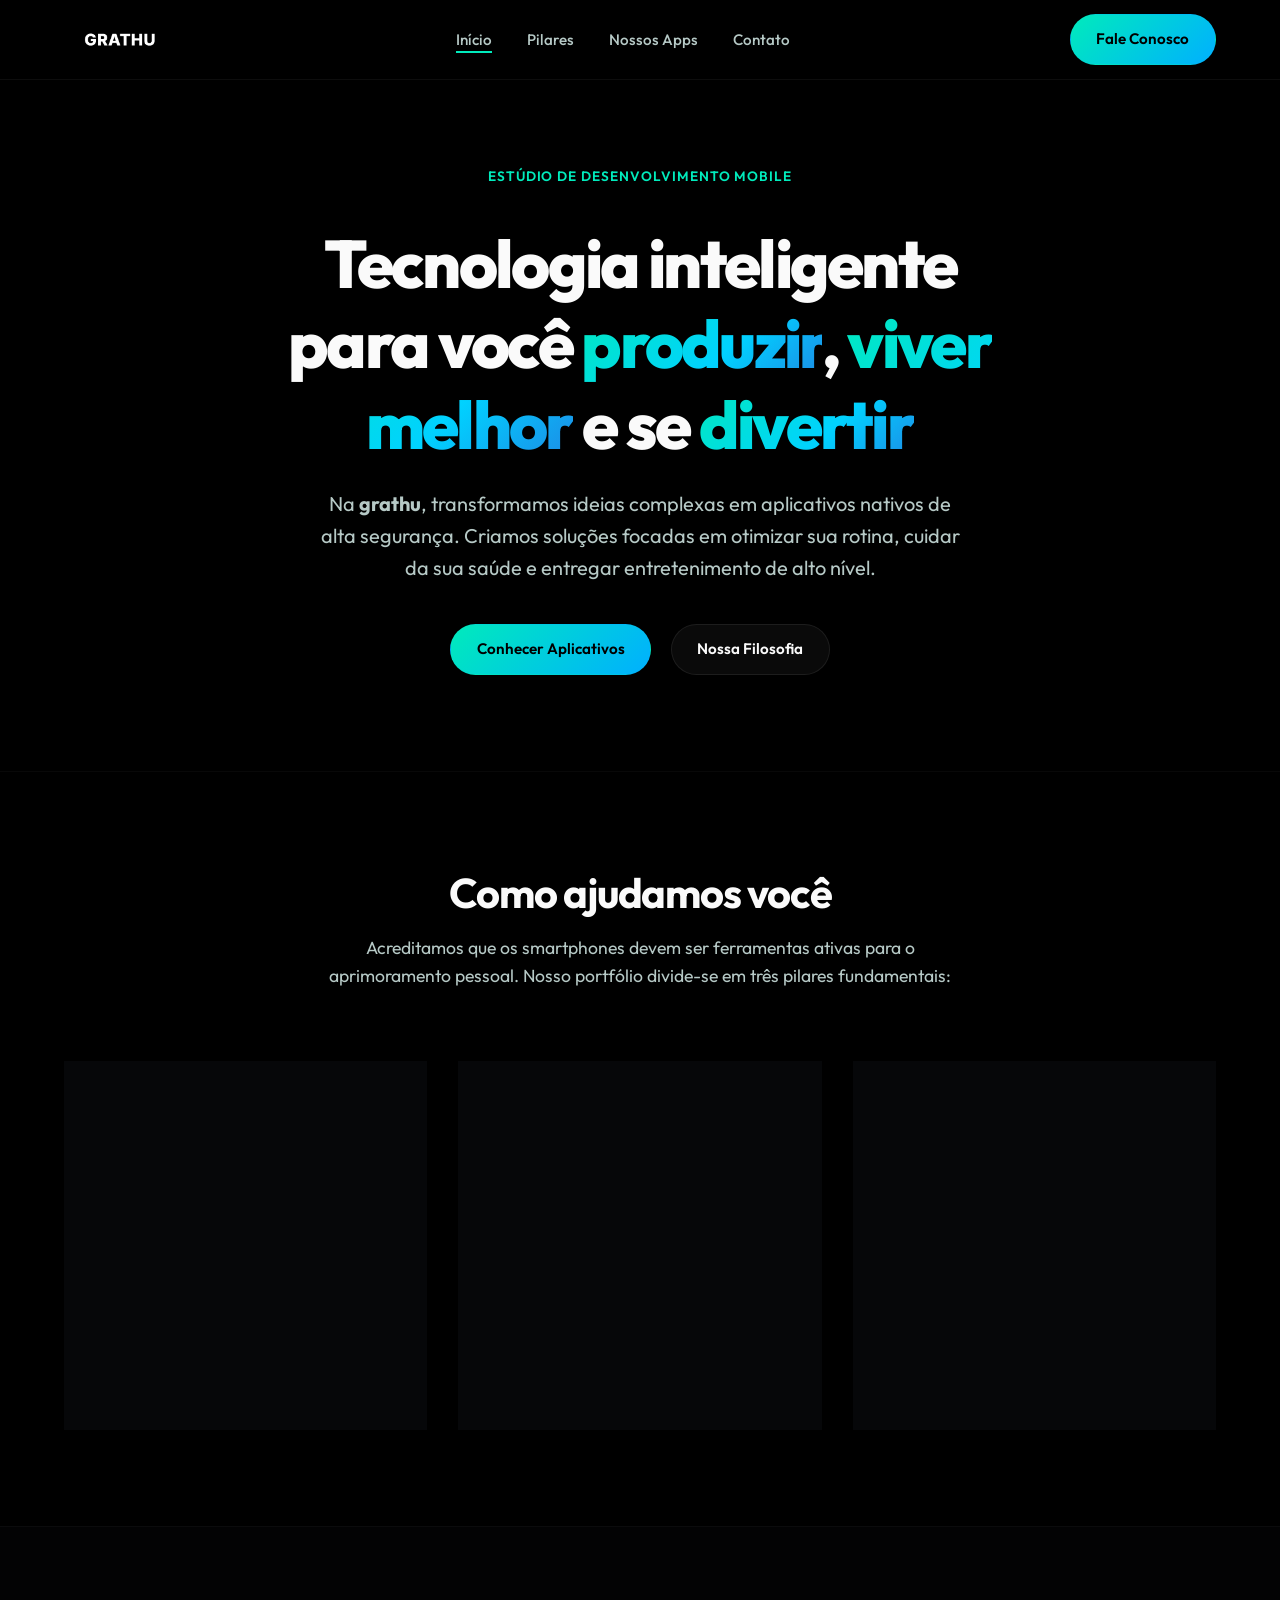
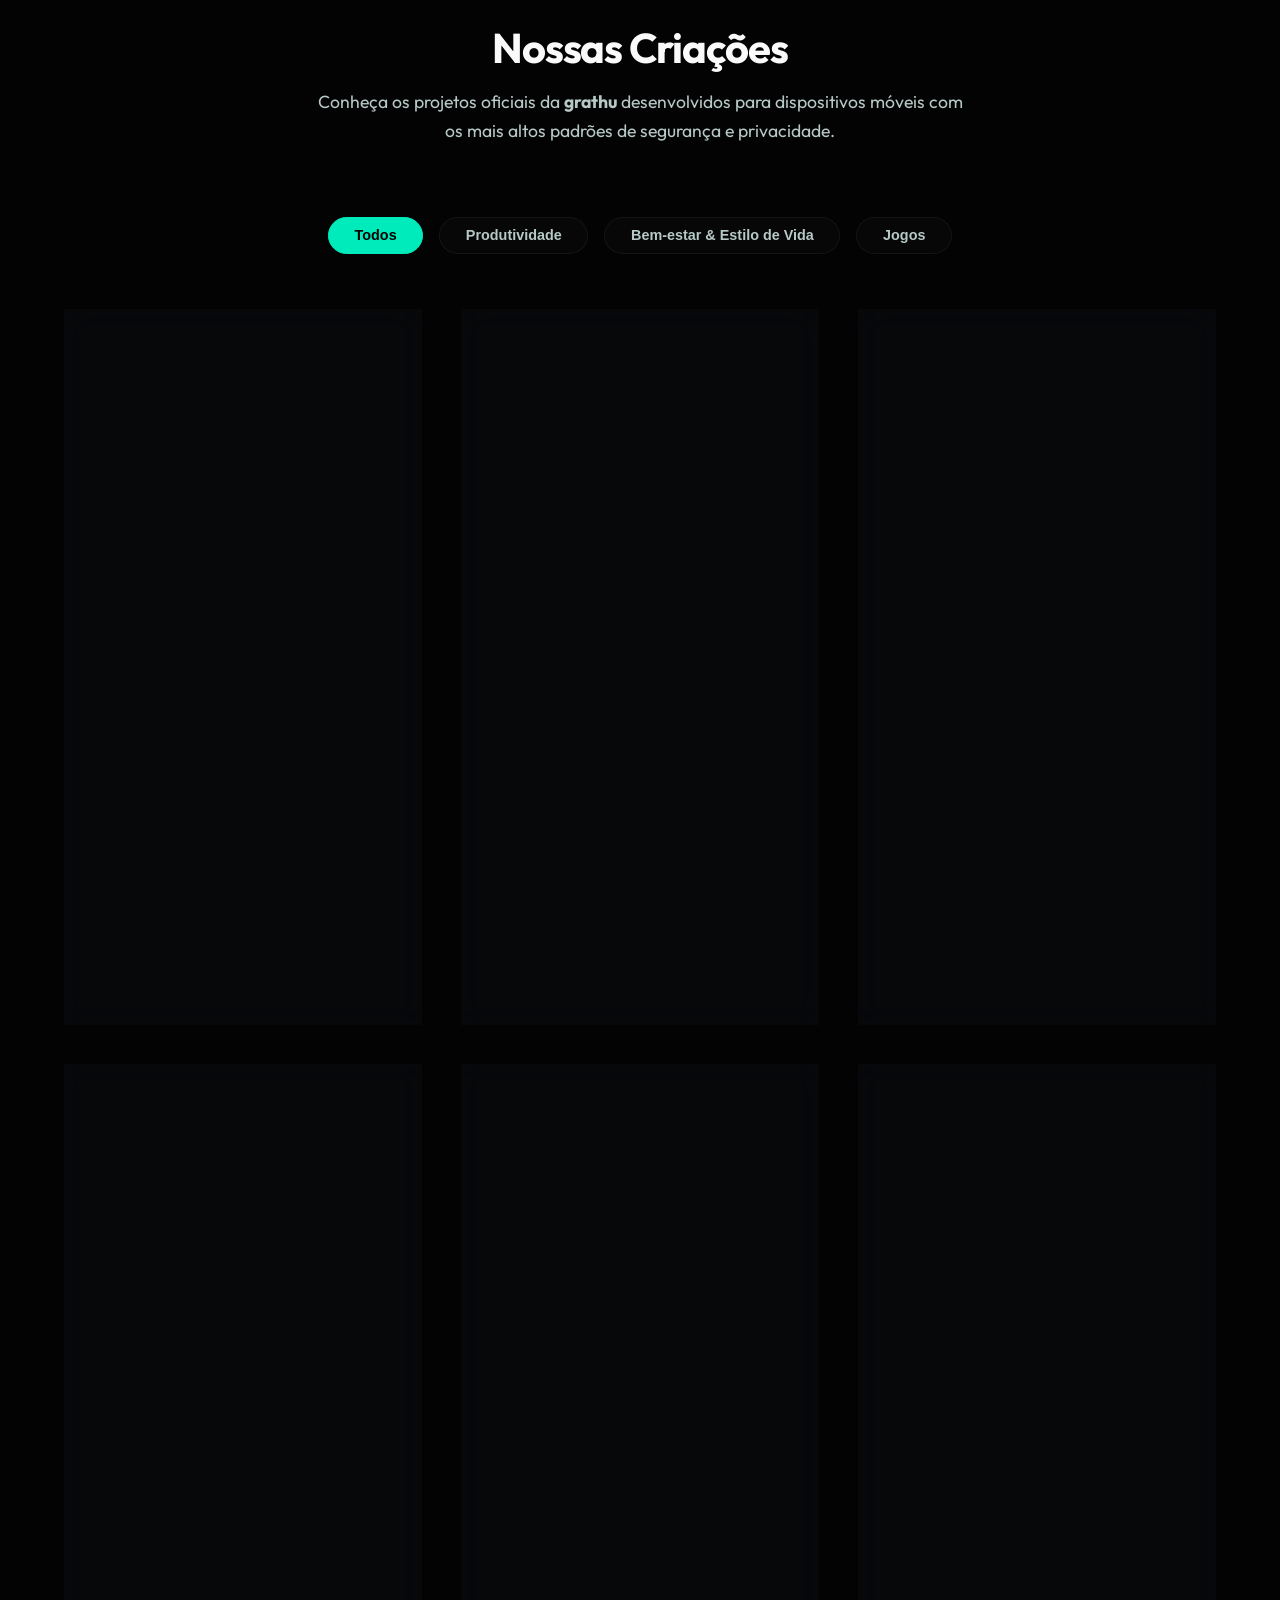
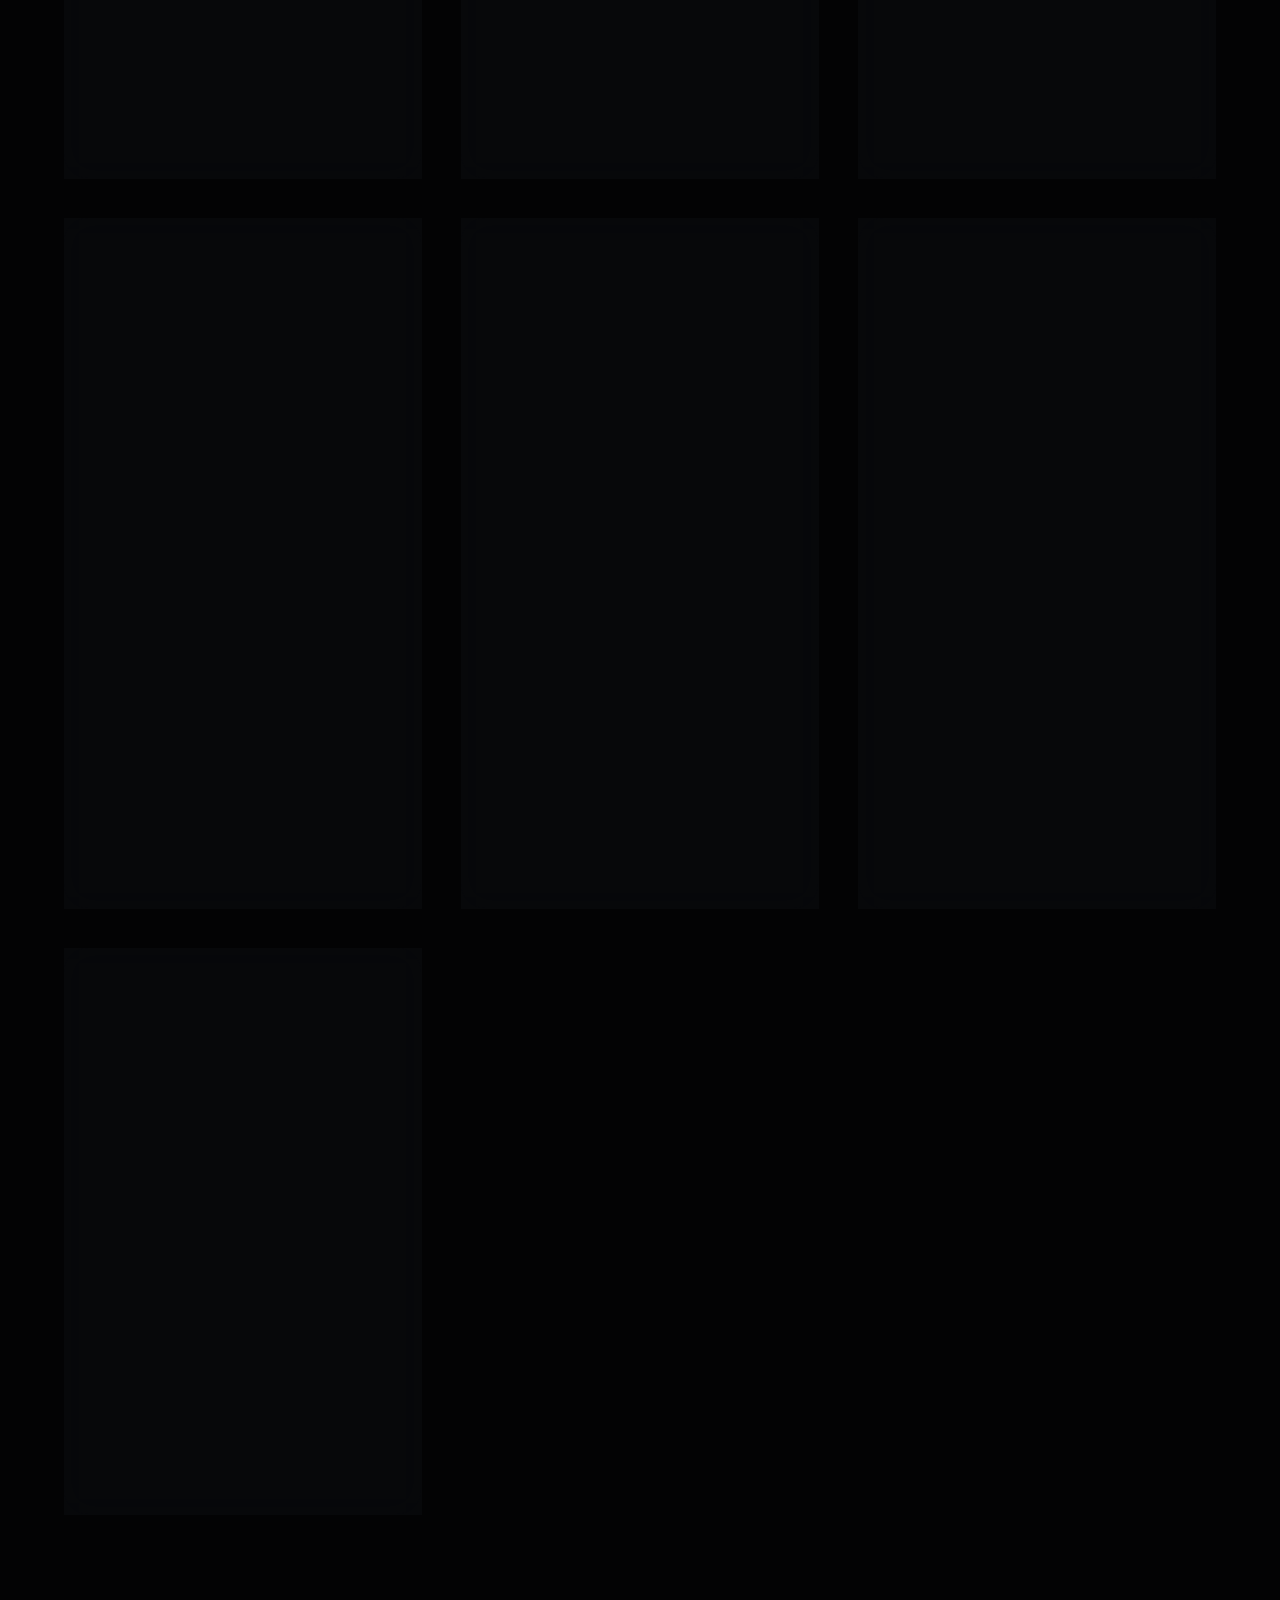
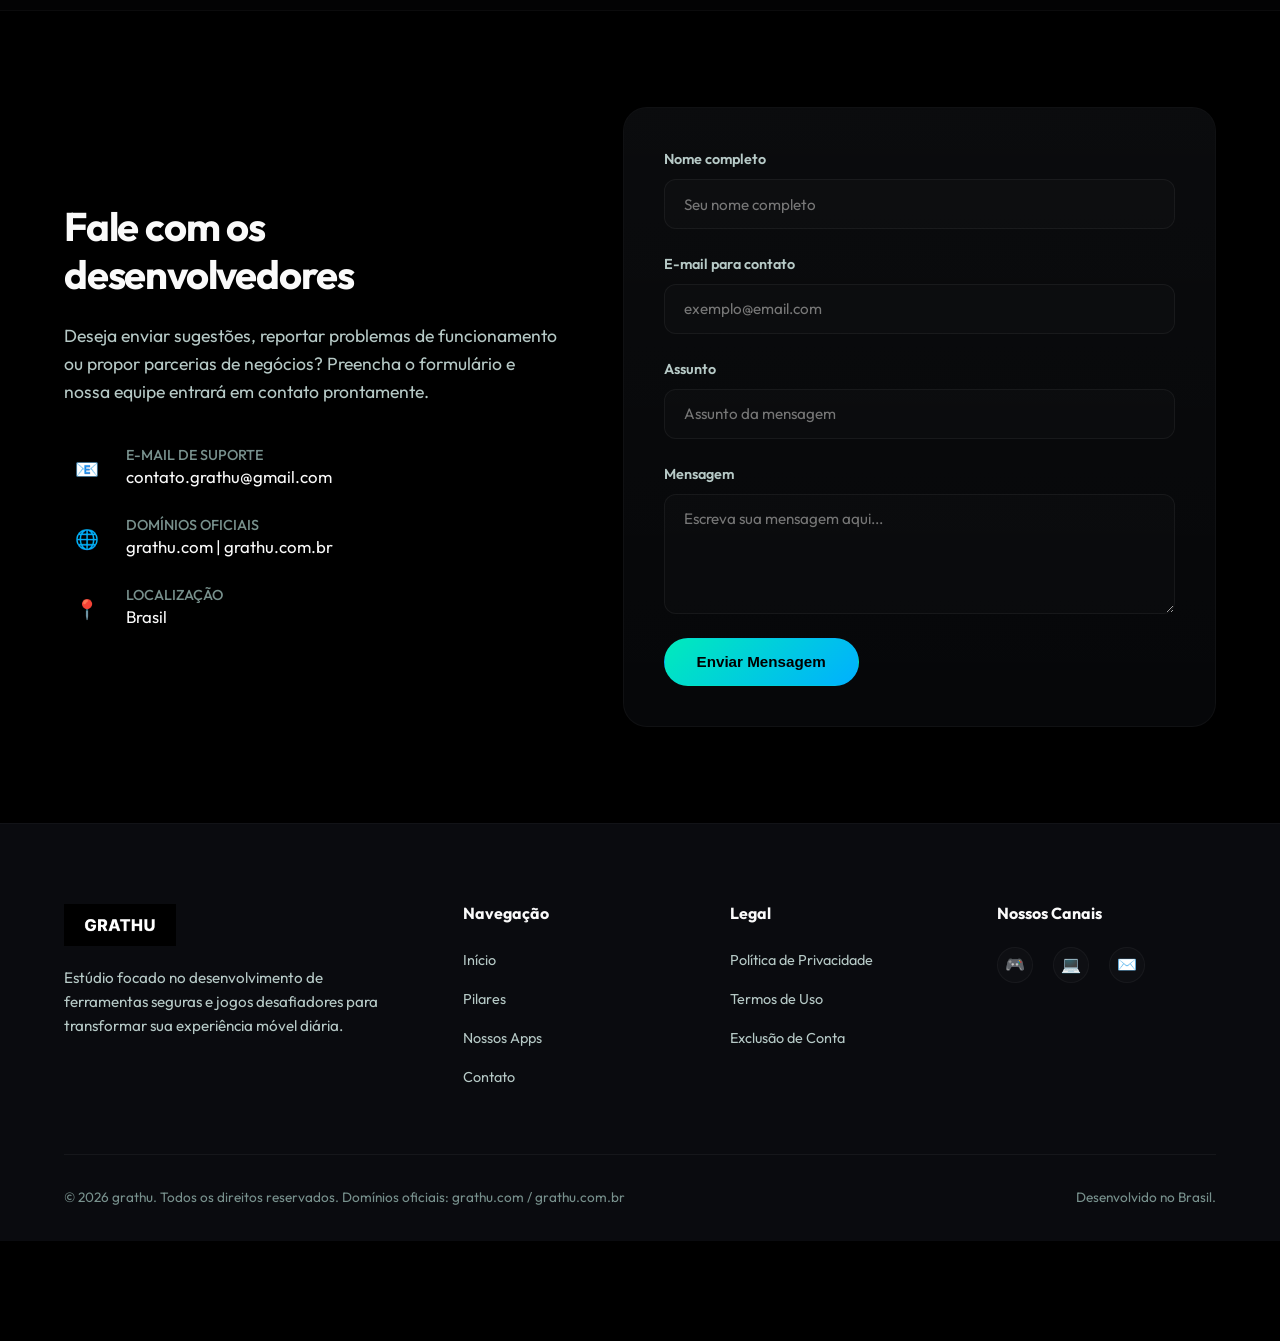
<file: index.html>
<!DOCTYPE html>
<html lang="pt-BR">
<head>
  <meta charset="UTF-8">
  <meta name="viewport" content="width=device-width, initial-scale=1.0">
  <meta name="description" content="grathu - Estúdio de desenvolvimento de aplicativos e jogos móveis focados em produtividade, bem-estar e entretenimento. Conecte-se conosco em grathu.com e grathu.com.br.">
  <meta name="keywords" content="grathu, grathu apps, grathu jogos, aplicativos produtividade, bem-estar, jogos de celular, android apps, google play store">
  <meta name="author" content="grathu">
  
  <!-- Open Graph / Facebook -->
  <meta property="og:type" content="website">
  <meta property="og:url" content="https://grathu.com/">
  <meta property="og:title" content="grathu | Tecnologia para Viver Melhor, Produzir e Divertir">
  <meta property="og:description" content="Desenvolvemos aplicativos para impulsionar seu dia a dia, cuidar da sua saúde mental e física, e trazer diversão com jogos envolventes.">
  <meta property="og:image" content="assets/Grathu_logo.png">

  <!-- Twitter -->
  <meta property="twitter:card" content="summary_large_image">
  <meta property="twitter:url" content="https://grathu.com/">
  <meta property="twitter:title" content="grathu | Tecnologia para Viver Melhor, Produzir e Divertir">
  <meta property="twitter:description" content="Desenvolvemos aplicativos para impulsionar seu dia a dia, cuidar da sua saúde mental e física, e trazer diversão com jogos envolventes.">
  <meta property="twitter:image" content="assets/Grathu_logo.png">

  <title>grathu | Aplicativos e Jogos para uma Vida Melhor</title>
  
  <!-- Stylesheets -->
  <link rel="stylesheet" href="css/style.css">
</head>
<body>

  <!-- Background Ambient Glows -->
  <div class="ambient-glow glow-1"></div>
  <div class="ambient-glow glow-2"></div>
  <div class="ambient-glow glow-3"></div>

  <!-- Navigation Header -->
  <header>
    <div class="container nav-container">
      <a href="#home" class="logo" id="headerLogo">
        <img src="assets/Grathu_logo.png" alt="grathu Logo">
      </a>
      <ul class="nav-links">
        <li><a href="#home" class="active">Início</a></li>
        <li><a href="#pillars">Pilares</a></li>
        <li><a href="#apps">Nossos Apps</a></li>
        <li><a href="#contact">Contato</a></li>
      </ul>
      <a href="#contact" class="btn btn-primary" id="headerCta">Fale Conosco</a>
    </div>
  </header>

  <!-- Hero Section -->
  <section class="hero" id="home">
    <div class="container hero-content">
      <div class="hero-tag">Estúdio de Desenvolvimento Mobile</div>
      <h1>Tecnologia inteligente para você <span class="gradient-text-primary">produzir</span>, <span class="gradient-text-primary">viver melhor</span> e se <span class="gradient-text-primary">divertir</span></h1>
      <p>Na <strong>grathu</strong>, transformamos ideias complexas em aplicativos nativos de alta segurança. Criamos soluções focadas em otimizar sua rotina, cuidar da sua saúde e entregar entretenimento de alto nível.</p>
      <div class="hero-actions">
        <a href="#apps" class="btn btn-primary" id="heroCtaPrimary">Conhecer Aplicativos</a>
        <a href="#pillars" class="btn btn-secondary" id="heroCtaSecondary">Nossa Filosofia</a>
      </div>
    </div>
  </section>

  <!-- Pillars Section -->
  <section class="pillars" id="pillars">
    <div class="container">
      <div class="section-header">
        <h2>Como ajudamos você</h2>
        <p>Acreditamos que os smartphones devem ser ferramentas ativas para o aprimoramento pessoal. Nosso portfólio divide-se em três pilares fundamentais:</p>
      </div>
      <div class="pillars-grid">
        <!-- Pillar 1: Productivity -->
        <div class="card-glass pillar-prod">
          <div class="pillar-icon-wrapper">⚡</div>
          <h3>Produtividade</h3>
          <p>Utilitários corporativos e educacionais desenvolvidos para simplificar fluxos de monitoramento e incentivar o gerenciamento de tempo inteligente em família.</p>
        </div>
        <!-- Pillar 2: Well-being -->
        <div class="card-glass pillar-well">
          <div class="pillar-icon-wrapper">🌱</div>
          <h3>Bem-estar & Estilo de Vida</h3>
          <p>Aplicativos pensados para rotinas de saúde física, gerenciamento seguro de medicamentos, registros alimentares e catalogação dos seus momentos de degustação favoritos.</p>
        </div>
        <!-- Pillar 3: Entertainment -->
        <div class="card-glass pillar-fun">
          <div class="pillar-icon-wrapper">🎮</div>
          <h3>Entretenimento</h3>
          <p>Jogos vibrantes, casuais e arcade criados com física dedicada, trilha sonora imersiva e mecânicas divertidas para desafiar seus reflexos a qualquer hora.</p>
        </div>
      </div>
    </div>
  </section>

  <!-- Apps Showcase Section -->
  <section class="apps" id="apps">
    <div class="container">
      <div class="section-header">
        <h2>Nossas Criações</h2>
        <p>Conheça os projetos oficiais da <strong>grathu</strong> desenvolvidos para dispositivos móveis com os mais altos padrões de segurança e privacidade.</p>
      </div>

      <!-- Category Filter Tabs -->
      <ul class="app-filters">
        <li><button class="filter-btn active" data-filter="all" id="btnFilterAll">Todos</button></li>
        <li><button class="filter-btn" data-filter="productivity" id="btnFilterProd">Produtividade</button></li>
        <li><button class="filter-btn" data-filter="wellbeing" id="btnFilterWell">Bem-estar & Estilo de Vida</button></li>
        <li><button class="filter-btn" data-filter="games" id="btnFilterGames">Jogos</button></li>
      </ul>

      <!-- Apps Grid -->
      <div class="apps-grid">
        <!-- App 1: Family Focus (Productivity) -->
        <div class="app-card-wrapper" data-category="productivity">
          <div class="card-glass app-card">
            <span class="app-badge badge-prod">Produtividade</span>
            <div class="app-header">
              <img src="assets/icon-familyfocus.svg" alt="Family Focus Icon" class="app-icon">
              <div class="app-meta">
                <h3>Family Focus</h3>
                <span class="app-tagline">Controle Parental & Educação</span>
              </div>
            </div>
            <div class="app-body">
              <p>Estimule o aprendizado dos seus filhos de maneira inovadora. O Family Focus é um aplicativo de controle parental que gerencia o tempo de tela do dispositivo móvel do seu filho, recompensando-o com minutos adicionais baseados no acerto de exercícios escolares de matemática, ciências e línguas.</p>
              <ul class="app-features">
                <li>Sincronização reativa via Supabase e banco local Room</li>
                <li>Filtros avançados e whitelist de aplicativos permitidos</li>
                <li>Monitoramento ativo contra burlas em background</li>
                <li>Dashboard de acompanhamento de progresso dos pais</li>
              </ul>
            </div>
            <div class="app-footer">
              <span class="app-status">Disponível em breve</span>
              <span class="btn btn-secondary btn-sm" style="padding: 0.4rem 1rem; font-size: 0.8rem;">Ver Detalhes</span>
            </div>
          </div>
        </div>

        <!-- App 2: GrathuHealth (Well-being) -->
        <div class="app-card-wrapper" data-category="wellbeing">
          <div class="card-glass app-card">
            <span class="app-badge badge-well">Bem-estar</span>
            <div class="app-header">
              <img src="assets/icon-grathuhealth.png" alt="GrathuHealth Icon" class="app-icon">
              <div class="app-meta">
                <h3>GrathuHealth</h3>
                <span class="app-tagline">Gerenciador de Saúde Criptografado</span>
              </div>
            </div>
            <div class="app-body">
              <p>Seu assistente offline-first para controle total de rotinas médicas e de bem-estar. Monitore seus sintomas físicos detalhadamente por nível de intensidade, gerencie horários de medicamentos controlados com alarmes inteligentes e monte seu diário de nutrição com fotos e acompanhamento calórico diário.</p>
              <ul class="app-features">
                <li>Banco de dados criptografado localmente via SQLCipher (AES-256)</li>
                <li>Backup em nuvem no Google Drive com chave criptografada exclusiva</li>
                <li>Alerta automático configurável para cuidadores via WhatsApp</li>
                <li>Exportação mesclada de relatórios de saúde em PDF ou Excel</li>
              </ul>
            </div>
            <div class="app-footer">
              <span class="app-status" style="color: hsl(var(--primary));">Disponível</span>
              <a href="https://play.google.com/store/apps/details?id=com.grathu.grathu_health" target="_blank" rel="noopener noreferrer" class="btn btn-primary btn-sm" style="padding: 0.4rem 1rem; font-size: 0.8rem; box-shadow: none;">Baixar App</a>
            </div>
          </div>
        </div>

        <!-- App 3: MailDash (Productivity) -->
        <div class="app-card-wrapper" data-category="productivity">
          <div class="card-glass app-card">
            <span class="app-badge badge-prod">Produtividade</span>
            <div class="app-header">
              <img src="assets/icon-maildash.png" alt="MailDash Icon" class="app-icon">
              <div class="app-meta">
                <h3>MailDash</h3>
                <span class="app-tagline">Painel de Monitoramento via E-mail</span>
              </div>
            </div>
            <div class="app-body">
              <p>Mantenha-se informado sobre os seus servidores e rotinas automáticas de forma visual. O MailDash lê e-mails específicos recebidos na sua caixa de entrada, agrupa-os por assunto de maneira inteligente e atualiza em tempo real um painel de abas dinâmico com o conteúdo HTML ou dados brutos em JSON.</p>
              <ul class="app-features">
                <li>Compatível com servidores IMAP, POP3 e Microsoft Exchange</li>
                <li>Segurança aprimorada com suporte para OAuth (Google & Microsoft)</li>
                <li>Serviço periódico de polling em background a cada 5 minutos</li>
                <li>Notificações locais instantâneas a cada alteração de status</li>
              </ul>
            </div>
            <div class="app-footer">
              <span class="app-status" style="color: hsl(var(--primary));">Disponível</span>
              <div style="display: flex; gap: 0.5rem;">
                <a href="maildash.html" class="btn btn-secondary btn-sm" style="padding: 0.4rem 0.8rem; font-size: 0.8rem;">Saiba Mais</a>
                <a href="https://play.google.com/store/apps/details?id=com.grathu.maildash" target="_blank" rel="noopener noreferrer" class="btn btn-primary btn-sm" style="padding: 0.4rem 1rem; font-size: 0.8rem; box-shadow: none;">Baixar App</a>
              </div>
            </div>
          </div>
        </div>

        <!-- App 3.5: Nodea (Productivity) -->
        <div class="app-card-wrapper" data-category="productivity">
          <div class="card-glass app-card">
            <span class="app-badge badge-prod">Produtividade</span>
            <div class="app-header">
              <img src="assets/icon-nodea.png" alt="Nodea Icon" class="app-icon">
              <div class="app-meta">
                <h3>Nodea</h3>
                <span class="app-tagline">Grafo Visual de Ideias & Conexões</span>
              </div>
            </div>
            <div class="app-body">
              <p>Organize ideias, links da web, notas e planilhas em grafos interativos e nós hierárquicos. O Nodea oferece uma experiência visual fluida para mapear pensamentos complexos com armazenamento 100% local e criptografado.</p>
              <ul class="app-features">
                <li>Banco de dados local criptografado (AES-256 / SQLCipher)</li>
                <li>Visualização em grafo dinâmico e árvore hierárquica reorganizável</li>
                <li>Captura rápida de links da web com extração de metadados e tags SEO</li>
                <li>Notas em Markdown e planilhas interativas com células editáveis</li>
              </ul>
            </div>
            <div class="app-footer">
              <span class="app-status" style="color: hsl(var(--primary));">Disponível</span>
              <a href="https://play.google.com/store/apps/details?id=com.glitch.nodea.nodea" target="_blank" rel="noopener noreferrer" class="btn btn-primary btn-sm" style="padding: 0.4rem 1rem; font-size: 0.8rem; box-shadow: none;">Baixar App</a>
            </div>
          </div>
        </div>

        <!-- App 3.6: TocaFila (Productivity) -->
        <div class="app-card-wrapper" data-category="productivity">
          <div class="card-glass app-card">
            <span class="app-badge badge-prod">Produtividade</span>
            <div class="app-header">
              <img src="assets/icon-tocafila.png" alt="TocaFila Icon" class="app-icon">
              <div class="app-meta">
                <h3>TocaFila</h3>
                <span class="app-tagline">Fila Inteligente de Áudios & Mídias</span>
              </div>
            </div>
            <div class="app-body">
              <p>Organize e escute áudios do WhatsApp, mensagens de voz e vídeos em segundo plano com reprodução contínua. O TocaFila permite criar filas personalizadas, memoriza o ponto de parada e garante armazenamento permanente local.</p>
              <ul class="app-features">
                <li>Compartilhamento direto a partir do WhatsApp, Telegram e navegadores</li>
                <li>Reprodução contínua em segundo plano e com tela bloqueada</li>
                <li>Suporte a vídeos reproduzidos como áudio e ordenação por arraste</li>
                <li>Armazenamento permanente local e retomada inteligente com recuo de 5s</li>
              </ul>
            </div>
            <div class="app-footer">
              <span class="app-status" style="color: hsl(var(--primary));">Disponível</span>
              <a href="https://play.google.com/store/apps/details?id=com.tocafila.toca_fila" target="_blank" rel="noopener noreferrer" class="btn btn-primary btn-sm" style="padding: 0.4rem 1rem; font-size: 0.8rem; box-shadow: none;">Baixar App</a>
            </div>
          </div>
        </div>

        <!-- App 4: River Crash (Games) -->
        <div class="app-card-wrapper" data-category="games">
          <div class="card-glass app-card">
            <span class="app-badge badge-fun">Jogo</span>
            <div class="app-header">
              <img src="assets/icon-rivercrash.png" alt="River Crash Icon" class="app-icon">
              <div class="app-meta">
                <h3>River Crash</h3>
                <span class="app-tagline">Arcade de Sobrevivência Retro</span>
              </div>
            </div>
            <div class="app-body">
              <p>Pilote e corra contra o tempo no clássico fliperama. Após uma queda de avião militar em 1944, você precisa navegar por rios turbulentos, desviar de obstáculos perigosos deslizando diagonalmente para pular e atirar em inimigos, coletando mantimentos (rádios, kit médicos, comida) para resgatar sua base.</p>
              <ul class="app-features">
                <li>Visual estilizado de gabinete de arcade com suporte a 12 idiomas</li>
                <li>Física dinâmica para pulos nas diagonais e toques para disparos</li>
                <li>Controle de carga de mochila com itens históricos</li>
                <li>Trilha sonora e efeitos de som clássicos retrô de alta imersão</li>
              </ul>
            </div>
            <div class="app-footer">
              <span class="app-status" style="color: hsl(var(--primary));">Disponível</span>
              <a href="https://play.google.com/store/apps/details?id=com.grathu.rivercrash1944" target="_blank" rel="noopener noreferrer" class="btn btn-primary btn-sm" style="padding: 0.4rem 1rem; font-size: 0.8rem; box-shadow: none;">Baixar App</a>
            </div>
          </div>
        </div>

        <!-- App 5: TasteNote (Well-being) -->
        <div class="app-card-wrapper" data-category="wellbeing">
          <div class="card-glass app-card">
            <span class="app-badge badge-well">Estilo de Vida</span>
            <div class="app-header">
              <img src="assets/icon-tastenote.png" alt="TasteNote Icon" class="app-icon">
              <div class="app-meta">
                <h3>TasteNote</h3>
                <span class="app-tagline">Diário de Degustação de Bebidas</span>
              </div>
            </div>
            <div class="app-body">
              <p>Colecione e avalie suas bebidas favoritas em um só lugar. Ideal para apreciadores de vinhos, cafés especiais, chás finos, cervejas artesanais e destilados (como whisky, gin e cachaça). Registre as características técnicas de marca, variedade, safra, além de capturar fotos de rótulos e pontuar suas avaliações.</p>
              <ul class="app-features">
                <li>Banco de dados criptografado localmente com tecnologia SQLCipher</li>
                <li>Painel com estatísticas de nota média e de melhores bebidas</li>
                <li>Cadastro rápido e prático com categorias customizáveis</li>
                <li>Compartilhamento instantâneo das fichas técnicas com amigos</li>
              </ul>
            </div>
            <div class="app-footer">
              <span class="app-status">Disponível em breve</span>
              <span class="btn btn-secondary btn-sm" style="padding: 0.4rem 1rem; font-size: 0.8rem;">Ver Detalhes</span>
            </div>
          </div>
        </div>

        <!-- App 6: ActiveMind (Games) -->
        <div class="app-card-wrapper" data-category="games">
          <div class="card-glass app-card">
            <span class="app-badge badge-fun">Jogo</span>
            <div class="app-header">
              <img src="assets/icon-activemind.png" alt="ActiveMind Icon" class="app-icon">
              <div class="app-meta">
                <h3>ActiveMind</h3>
                <span class="app-tagline">Jogo de Conexões Lógicas</span>
              </div>
            </div>
            <div class="app-body">
              <p>Desafie seu cérebro associando grupos de 4 palavras que possuem uma conexão lógica oculta em um tabuleiro de 16 palavras. Jogue o desafio do momento ou explore mais de 2.000 quebra-cabeças históricos inserindo seu ID.</p>
              <ul class="app-features">
                <li>Tabuleiro dinâmico com 16 palavras embaralhadas</li>
                <li>Desafios diários exclusivos ("Desafio do Momento")</li>
                <li>Acesso a mais de 2.000 quebra-cabeças históricos por ID</li>
                <li>Interface limpa com suporte multilíngue (Português, Inglês e Espanhol)</li>
              </ul>
            </div>
            <div class="app-footer">
              <span class="app-status" style="color: hsl(var(--primary));">Disponível</span>
              <a href="https://play.google.com/store/apps/details?id=com.activemind.active_mind" target="_blank" rel="noopener noreferrer" class="btn btn-primary btn-sm" style="padding: 0.4rem 1rem; font-size: 0.8rem; box-shadow: none;">Baixar App</a>
            </div>
          </div>
        </div>

        <!-- App 7: Grauto (Productivity) -->
        <div class="app-card-wrapper" data-category="productivity">
          <div class="card-glass app-card">
            <span class="app-badge badge-prod">Produtividade</span>
            <div class="app-header">
              <img src="assets/icon-grauto.png" alt="Grauto Icon" class="app-icon">
              <div class="app-meta">
                <h3>Grauto</h3>
                <span class="app-tagline">Gestor de Custos e Manutenção Veicular</span>
              </div>
            </div>
            <div class="app-body">
              <p>Controle total de abastecimentos, custos e manutenções do seu veículo. Desenvolvido com arquitetura offline-first, sincronização na nuvem e compartilhamento de relatórios e dados com amigos ou empresas parceiras.</p>
              <ul class="app-features">
                <li>Cálculo automático de consumo médio e histórico de abastecimentos</li>
                <li>Gerenciamento detalhado de serviços, revisões e manutenções periódicas</li>
                <li>Suporte multi-veículos com painéis de estatísticas individuais</li>
                <li>Backup seguro em nuvem com login integrado (Google Sign-In)</li>
              </ul>
            </div>
            <div class="app-footer">
              <span class="app-status">Disponível em breve</span>
              <span class="btn btn-secondary btn-sm" style="padding: 0.4rem 1rem; font-size: 0.8rem;">Ver Detalhes</span>
            </div>
          </div>
        </div>

        <!-- App 8: ClickCook (Well-being) -->
        <div class="app-card-wrapper" data-category="wellbeing">
          <div class="card-glass app-card">
            <span class="app-badge badge-well">Bem-estar</span>
            <div class="app-header">
              <img src="assets/icon-clickcook.png" alt="ClickCook Icon" class="app-icon">
              <div class="app-meta">
                <h3>ClickCook</h3>
                <span class="app-tagline">Catálogo Inteligente de Receitas</span>
              </div>
            </div>
            <div class="app-body">
              <p>Salve receitas da web com um clique ou cadastre manualmente. O ClickCook detecta automaticamente título, ingredientes e imagem a partir de links compartilhados de sites como Instagram, TudoGostoso e muito mais.</p>
              <ul class="app-features">
                <li>Detecção automática de receitas</li>
                <li>Checklist interativo de ingredientes durante o preparo</li>
                <li>Backup seguro em nuvem com login integrado (Google Sign-In)</li>
              </ul>
            </div>
            <div class="app-footer">
              <span class="app-status" style="color: hsl(var(--primary));">Disponível</span>
              <a href="https://play.google.com/store/apps/details?id=com.clickcook.click_cook" target="_blank" rel="noopener noreferrer" class="btn btn-primary btn-sm" style="padding: 0.4rem 1rem; font-size: 0.8rem; box-shadow: none;">Baixar App</a>
            </div>
          </div>
        </div>
      </div>
    </div>
  </section>

  <!-- Contact Section -->
  <section class="contact" id="contact">
    <div class="container contact-layout">
      <!-- Info Left -->
      <div class="contact-info">
        <h2>Fale com os desenvolvedores</h2>
        <p>Deseja enviar sugestões, reportar problemas de funcionamento ou propor parcerias de negócios? Preencha o formulário e nossa equipe entrará em contato prontamente.</p>
        
        <div class="contact-details">
          <div class="contact-item">
            <div class="contact-icon">📧</div>
            <div class="contact-text">
              <h4>E-mail de Suporte</h4>
              <p><a href="mailto:contato.grathu@gmail.com" id="contactEmail">contato.grathu@gmail.com</a></p>
            </div>
          </div>
          <div class="contact-item">
            <div class="contact-icon">🌐</div>
            <div class="contact-text">
              <h4>Domínios Oficiais</h4>
              <p>grathu.com | grathu.com.br</p>
            </div>
          </div>
          <div class="contact-item">
            <div class="contact-icon">📍</div>
            <div class="contact-text">
              <h4>Localização</h4>
              <p>Brasil</p>
            </div>
          </div>
        </div>
      </div>

      <!-- Form Right -->
      <div class="card-glass">
        <form class="contact-form" id="contactForm">
          <div class="form-status-msg" id="formStatus"></div>
          
          <div class="form-group">
            <label for="name">Nome completo</label>
            <input type="text" id="name" class="form-control" placeholder="Seu nome completo" required>
          </div>
          
          <div class="form-group">
            <label for="email">E-mail para contato</label>
            <input type="email" id="email" class="form-control" placeholder="exemplo@email.com" required>
          </div>
          
          <div class="form-group">
            <label for="subject">Assunto</label>
            <input type="text" id="subject" class="form-control" placeholder="Assunto da mensagem" required>
          </div>
          
          <div class="form-group">
            <label for="message">Mensagem</label>
            <textarea id="message" class="form-control" placeholder="Escreva sua mensagem aqui..." required></textarea>
          </div>
          
          <button type="submit" class="btn btn-primary" id="btnSubmitForm" style="align-self: flex-start; padding: 0.9rem 2rem;">Enviar Mensagem</button>
        </form>
      </div>
    </div>
  </section>

  <!-- Footer -->
  <footer>
    <div class="container">
      <div class="footer-top">
        <div class="footer-about">
          <a href="#home" class="logo" id="footerLogo">
            <img src="assets/Grathu_logo.png" alt="grathu Logo">
          </a>
          <p>Estúdio focado no desenvolvimento de ferramentas seguras e jogos desafiadores para transformar sua experiência móvel diária.</p>
        </div>
        
        <div class="footer-column">
          <h4>Navegação</h4>
          <ul class="footer-links">
            <li><a href="#home" id="footerLinkHome">Início</a></li>
            <li><a href="#pillars" id="footerLinkPillars">Pilares</a></li>
            <li><a href="#apps" id="footerLinkApps">Nossos Apps</a></li>
            <li><a href="#contact" id="footerLinkContact">Contato</a></li>
          </ul>
        </div>
        
        <div class="footer-column">
          <h4>Legal</h4>
          <ul class="footer-links">
            <li><a href="privacy.html" id="footerLinkPrivacy">Política de Privacidade</a></li>
            <li><a href="terms.html" id="footerLinkTerms">Termos de Uso</a></li>
            <li><a href="delete-account.html" id="footerLinkDeleteAccount">Exclusão de Conta</a></li>
          </ul>
        </div>
        
        <div class="footer-column">
          <h4>Nossos Canais</h4>
          <div class="footer-socials">
            <a href="#" class="social-link" aria-label="Google Play Console" id="socialPlayStore">🎮</a>
            <a href="#" class="social-link" aria-label="GitHub" id="socialGithub">💻</a>
            <a href="mailto:contato.grathu@gmail.com" class="social-link" aria-label="Email" id="socialMail">✉️</a>
          </div>
        </div>
      </div>
      
      <div class="footer-bottom">
        <p>&copy; 2026 grathu. Todos os direitos reservados. Domínios oficiais: <a href="https://grathu.com" style="color: inherit; text-decoration: none;">grathu.com</a> / <a href="https://grathu.com.br" style="color: inherit; text-decoration: none;">grathu.com.br</a></p>
        <p>Desenvolvido no Brasil.</p>
      </div>
    </div>
  </footer>

  <!-- Scripts -->
  <script src="js/main.js"></script>
</body>
</html>
</file>
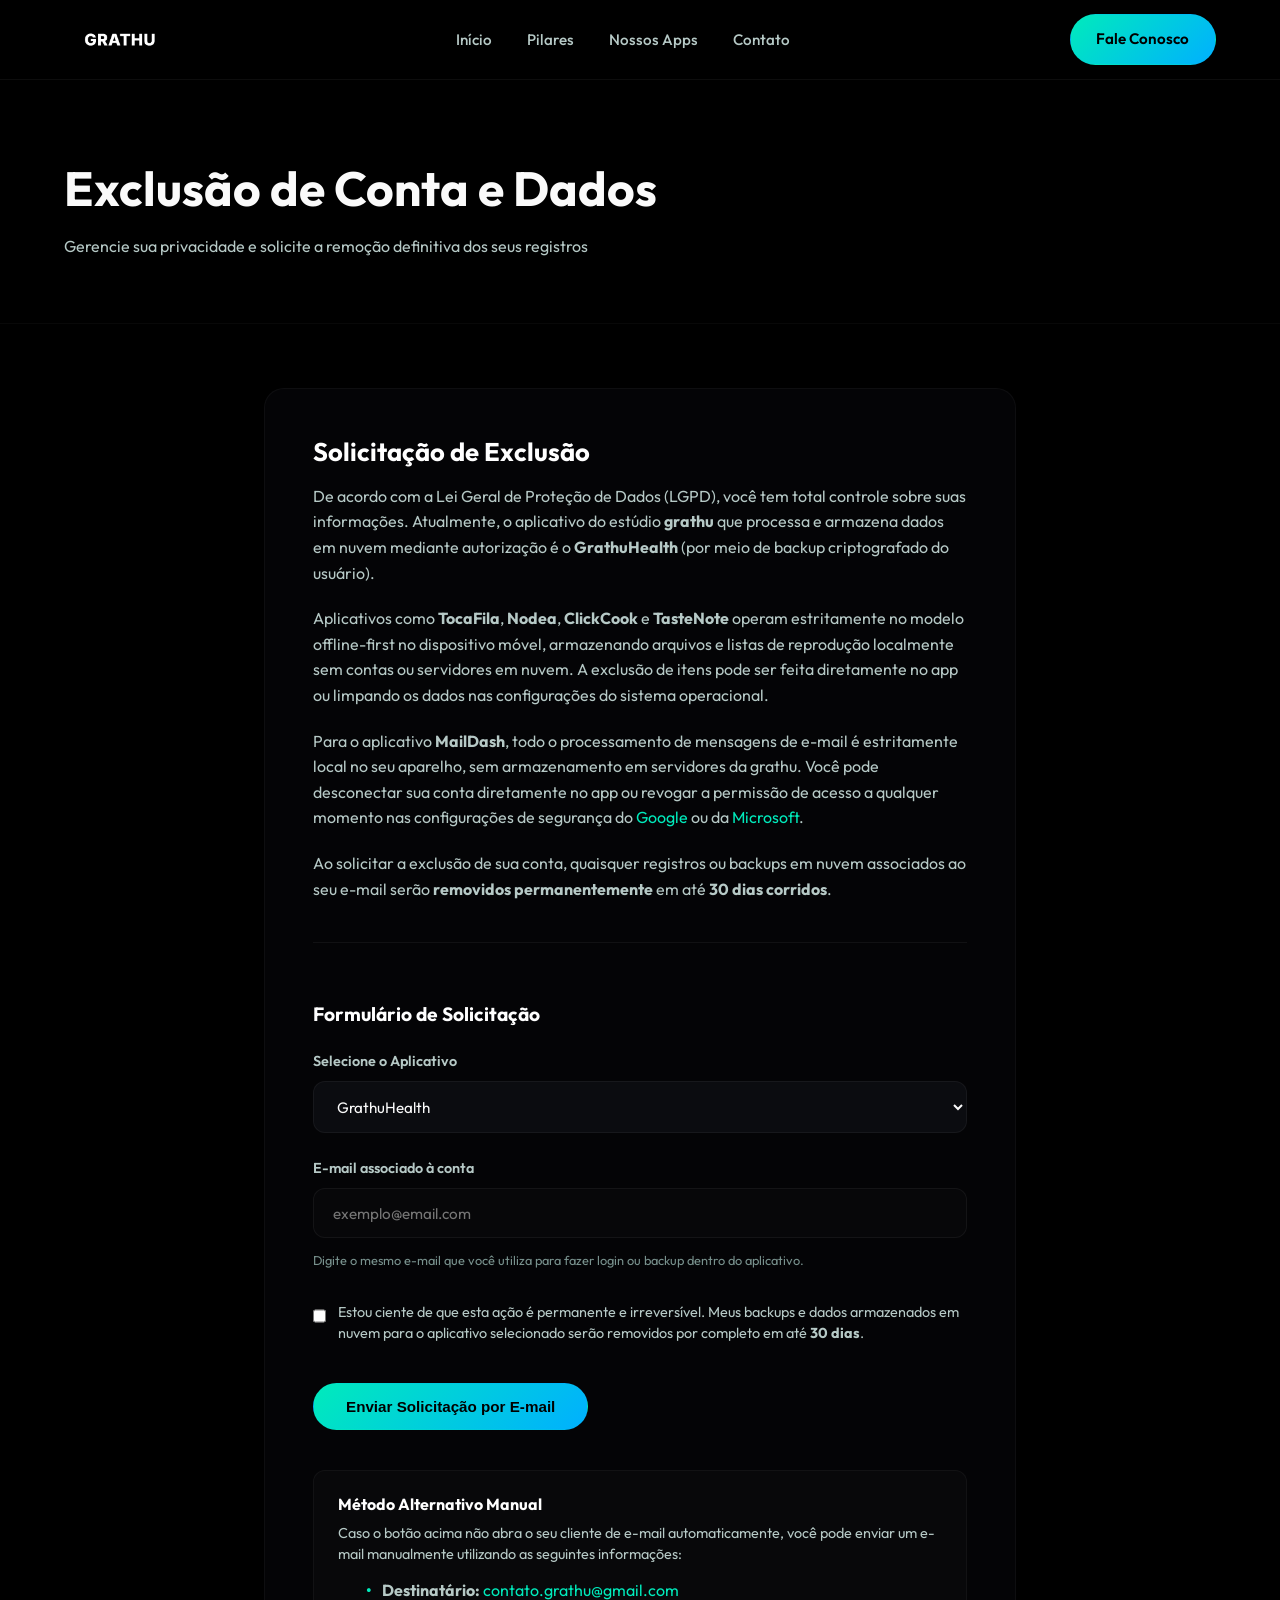
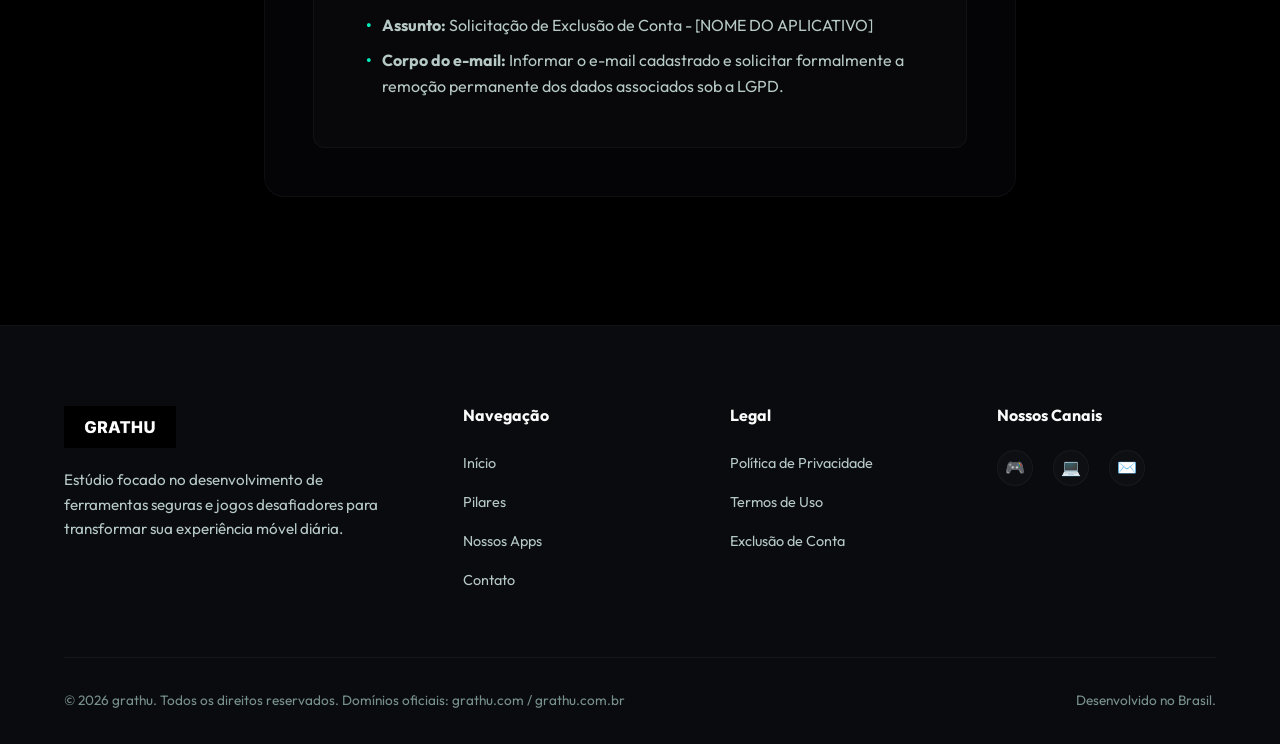
<file: delete-account.html>
<!DOCTYPE html>
<html lang="pt-BR">
<head>
  <meta charset="UTF-8">
  <meta name="viewport" content="width=device-width, initial-scale=1.0">
  <meta name="description" content="Solicite a exclusão de sua conta e de todos os dados pessoais associados aos aplicativos da grathu.">
  <meta name="robots" content="noindex, follow">
  
  <title>Exclusão de Conta | grathu</title>
  
  <!-- Stylesheets -->
  <link rel="stylesheet" href="css/style.css">
</head>
<body>

  <!-- Background Ambient Glows -->
  <div class="ambient-glow glow-1"></div>
  <div class="ambient-glow glow-2"></div>

  <!-- Navigation Header -->
  <header>
    <div class="container nav-container">
      <a href="index.html#home" class="logo" id="deleteLogo">
        <img src="assets/Grathu_logo.png" alt="grathu Logo">
      </a>
      <ul class="nav-links">
        <li><a href="index.html#home">Início</a></li>
        <li><a href="index.html#pillars">Pilares</a></li>
        <li><a href="index.html#apps">Nossos Apps</a></li>
        <li><a href="index.html#contact">Contato</a></li>
      </ul>
      <a href="index.html#contact" class="btn btn-primary" id="deleteCta">Fale Conosco</a>
    </div>
  </header>

  <!-- Document Hero -->
  <section class="doc-hero">
    <div class="container">
      <h1>Exclusão de Conta e Dados</h1>
      <p>Gerencie sua privacidade e solicite a remoção definitiva dos seus registros</p>
    </div>
  </section>

  <!-- Document Content -->
  <main class="doc-content">
    <div class="container" style="max-width: 800px;">
      <article class="doc-card" style="margin-bottom: 2rem;">
        
        <h2>Solicitação de Exclusão</h2>
        <p>De acordo com a Lei Geral de Proteção de Dados (LGPD), você tem total controle sobre suas informações. Atualmente, o aplicativo do estúdio <strong>grathu</strong> que processa e armazena dados em nuvem mediante autorização é o <strong>GrathuHealth</strong> (por meio de backup criptografado do usuário).</p>
        <p>Aplicativos como <strong>TocaFila</strong>, <strong>Nodea</strong>, <strong>ClickCook</strong> e <strong>TasteNote</strong> operam estritamente no modelo offline-first no dispositivo móvel, armazenando arquivos e listas de reprodução localmente sem contas ou servidores em nuvem. A exclusão de itens pode ser feita diretamente no app ou limpando os dados nas configurações do sistema operacional.</p>
        <p>Para o aplicativo <strong>MailDash</strong>, todo o processamento de mensagens de e-mail é estritamente local no seu aparelho, sem armazenamento em servidores da grathu. Você pode desconectar sua conta diretamente no app ou revogar a permissão de acesso a qualquer momento nas configurações de segurança do <a href="https://myaccount.google.com/permissions" target="_blank" rel="noopener noreferrer" style="color: hsl(var(--primary)); text-decoration: none;">Google</a> ou da <a href="https://account.microsoft.com/privacy" target="_blank" rel="noopener noreferrer" style="color: hsl(var(--primary)); text-decoration: none;">Microsoft</a>.</p>
        <p>Ao solicitar a exclusão de sua conta, quaisquer registros ou backups em nuvem associados ao seu e-mail serão <strong>removidos permanentemente</strong> em até <strong>30 dias corridos</strong>.</p>
        
        <div style="margin: 2.5rem 0; border-top: 1px solid rgba(255, 255, 255, 0.05); padding-top: 2rem;">
          <h3 style="margin-bottom: 1.5rem; color: #ffffff;">Formulário de Solicitação</h3>
          
          <form id="deleteForm" class="contact-form" style="gap: 1.5rem;">
            <div class="form-status-msg" id="deleteFormStatus" style="margin-bottom: 1rem;"></div>
            
            <div class="form-group">
              <label for="appSelect">Selecione o Aplicativo</label>
              <select id="appSelect" class="form-control" style="background-color: #0b0c10; cursor: pointer;" required>
                <option value="GrathuHealth" selected>GrathuHealth</option>
                <option value="MailDash">MailDash</option>
                <option value="TocaFila">TocaFila</option>
                <option value="Nodea">Nodea</option>
                <option value="Outro App">Outro aplicativo grathu</option>
              </select>
            </div>
            
            <div class="form-group">
              <label for="userEmail">E-mail associado à conta</label>
              <input type="email" id="userEmail" class="form-control" placeholder="exemplo@email.com" required>
              <small style="color: hsl(var(--text-muted)); font-size: 0.8rem; margin-top: 0.25rem; display: block;">Digite o mesmo e-mail que você utiliza para fazer login ou backup dentro do aplicativo.</small>
            </div>

            <div class="form-group" style="flex-direction: row; align-items: flex-start; gap: 0.75rem; margin: 0.5rem 0;">
              <input type="checkbox" id="confirmCheckbox" required style="width: 20px; height: 20px; accent-color: hsl(var(--primary)); cursor: pointer; margin-top: 0.2rem;">
              <label for="confirmCheckbox" style="font-size: 0.9rem; font-weight: normal; line-height: 1.4; cursor: pointer;">
                Estou ciente de que esta ação é permanente e irreversível. Meus backups e dados armazenados em nuvem para o aplicativo selecionado serão removidos por completo em até <strong>30 dias</strong>.
              </label>
            </div>
            
            <button type="submit" class="btn btn-primary" id="btnSubmitDelete" style="align-self: flex-start; padding: 0.9rem 2rem; margin-top: 0.5rem;">
              Enviar Solicitação por E-mail
            </button>
          </form>
        </div>

        <div style="background-color: rgba(255, 255, 255, 0.02); border: 1px solid rgba(255, 255, 255, 0.04); border-radius: 12px; padding: 1.5rem; margin-top: 2rem;">
          <h4 style="color: #ffffff; margin-bottom: 0.5rem; font-size: 1rem;">Método Alternativo Manual</h4>
          <p style="font-size: 0.9rem; margin-bottom: 0.75rem; line-height: 1.5;">Caso o botão acima não abra o seu cliente de e-mail automaticamente, você pode enviar um e-mail manualmente utilizando as seguintes informações:</p>
          <ul style="font-size: 0.9rem; margin-left: 1.25rem; line-height: 1.6; color: hsl(var(--text-secondary));">
            <li><strong>Destinatário:</strong> <a href="mailto:contato.grathu@gmail.com" style="color: hsl(var(--primary)); text-decoration: none;">contato.grathu@gmail.com</a></li>
            <li><strong>Assunto:</strong> Solicitação de Exclusão de Conta - [NOME DO APLICATIVO]</li>
            <li><strong>Corpo do e-mail:</strong> Informar o e-mail cadastrado e solicitar formalmente a remoção permanente dos dados associados sob a LGPD.</li>
          </ul>
        </div>

      </article>
    </div>
  </main>

  <!-- Footer -->
  <footer>
    <div class="container">
      <div class="footer-top">
        <div class="footer-about">
          <a href="index.html#home" class="logo" id="deleteFooterLogo">
            <img src="assets/Grathu_logo.png" alt="grathu Logo">
          </a>
          <p>Estúdio focado no desenvolvimento de ferramentas seguras e jogos desafiadores para transformar sua experiência móvel diária.</p>
        </div>
        
        <div class="footer-column">
          <h4>Navegação</h4>
          <ul class="footer-links">
            <li><a href="index.html#home" id="dNavHome">Início</a></li>
            <li><a href="index.html#pillars" id="dNavPillars">Pilares</a></li>
            <li><a href="index.html#apps" id="dNavApps">Nossos Apps</a></li>
            <li><a href="index.html#contact" id="dNavContact">Contato</a></li>
          </ul>
        </div>
        
        <div class="footer-column">
          <h4>Legal</h4>
          <ul class="footer-links">
            <li><a href="privacy.html" id="dNavPrivacy">Política de Privacidade</a></li>
            <li><a href="terms.html" id="dNavTerms">Termos de Uso</a></li>
            <li><a href="delete-account.html" id="dNavDeleteAccount" class="active">Exclusão de Conta</a></li>
          </ul>
        </div>
        
        <div class="footer-column">
          <h4>Nossos Canais</h4>
          <div class="footer-socials">
            <a href="#" class="social-link" aria-label="Google Play Console" id="dSocialPlay">🎮</a>
            <a href="#" class="social-link" aria-label="GitHub" id="dSocialGit">💻</a>
            <a href="mailto:contato.grathu@gmail.com" class="social-link" aria-label="Email" id="dSocialMail">✉️</a>
          </div>
        </div>
      </div>
      
      <div class="footer-bottom">
        <p>&copy; 2026 grathu. Todos os direitos reservados. Domínios oficiais: <a href="https://grathu.com" style="color: inherit; text-decoration: none;">grathu.com</a> / <a href="https://grathu.com.br" style="color: inherit; text-decoration: none;">grathu.com.br</a></p>
        <p>Desenvolvido no Brasil.</p>
      </div>
    </div>
  </footer>

  <script>
    document.addEventListener('DOMContentLoaded', () => {
      const deleteForm = document.getElementById('deleteForm');
      const formStatus = document.getElementById('deleteFormStatus');

      if (deleteForm && formStatus) {
        deleteForm.addEventListener('submit', (e) => {
          e.preventDefault();

          const app = document.getElementById('appSelect').value;
          const email = document.getElementById('userEmail').value;
          const confirmCheckbox = document.getElementById('confirmCheckbox').checked;

          if (!email || !confirmCheckbox) {
            formStatus.className = 'form-status-msg error';
            formStatus.innerHTML = 'Por favor, preencha todos os campos obrigatórios e confirme o consentimento.';
            formStatus.style.display = 'block';
            return;
          }

          // Generate mailto parameters
          const recipient = 'contato.grathu@gmail.com';
          const subject = encodeURIComponent(`Solicitação de Exclusão de Conta - ${app}`);
          
          const bodyMessage = `Olá Equipe Grathu,

Solicito formalmente a exclusão da minha conta e a eliminação permanente de todos os dados pessoais associados.

DETALHES DA SOLICITAÇÃO:
- Aplicativo: ${app}
- E-mail da Conta: ${email}

Declaro estar ciente de que esta ação é permanente e de que a conclusão do processo ocorrerá em até 30 dias corridos.

Atenciosamente,`;

          const body = encodeURIComponent(bodyMessage);
          
          // Open default mail client
          window.location.href = `mailto:${recipient}?subject=${subject}&body=${body}`;

          // Visual feedback
          formStatus.className = 'form-status-msg success';
          formStatus.innerHTML = 'Solicitação gerada! Se o seu cliente de e-mail não abriu automaticamente, envie um e-mail para <strong>contato.grathu@gmail.com</strong> informando seu e-mail e o aplicativo.';
          formStatus.style.display = 'block';
          
          // Reset form fields
          deleteForm.reset();
        });
      }
    });
  </script>

</body>
</html>
</file>
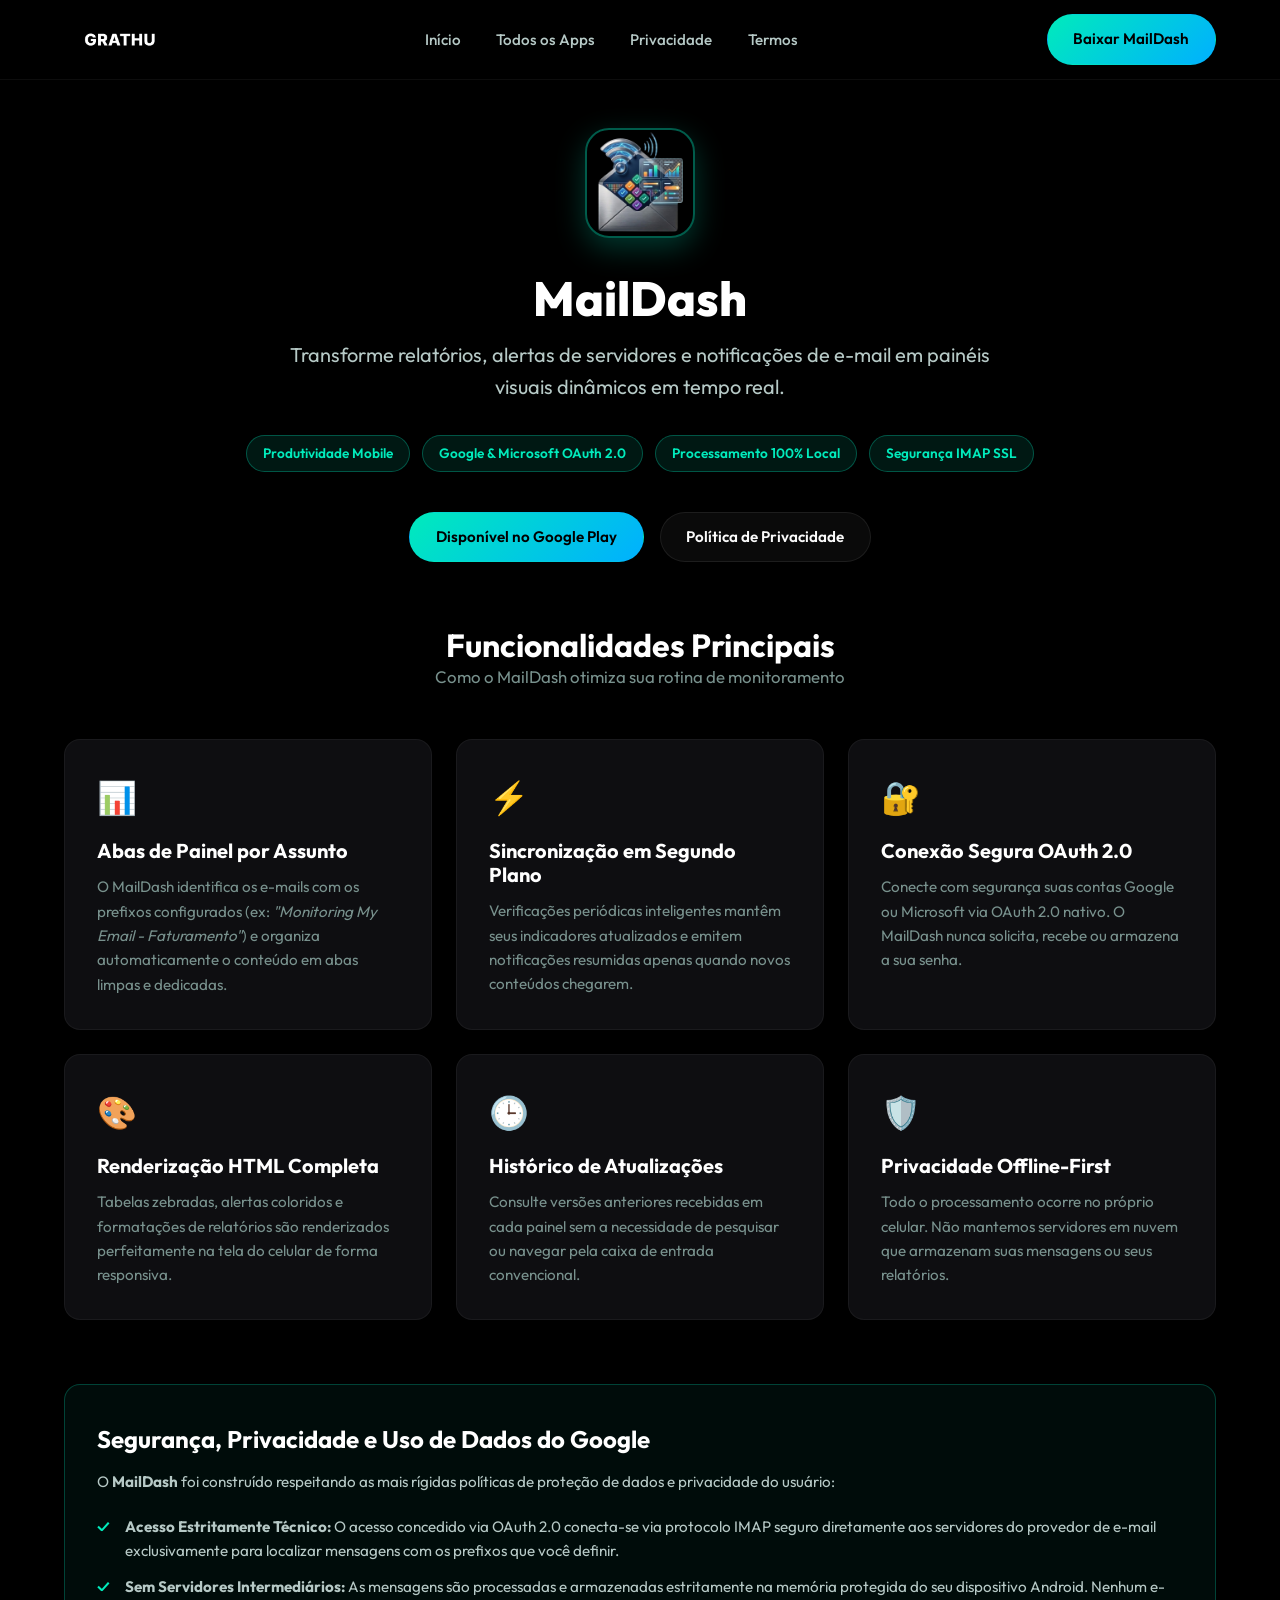
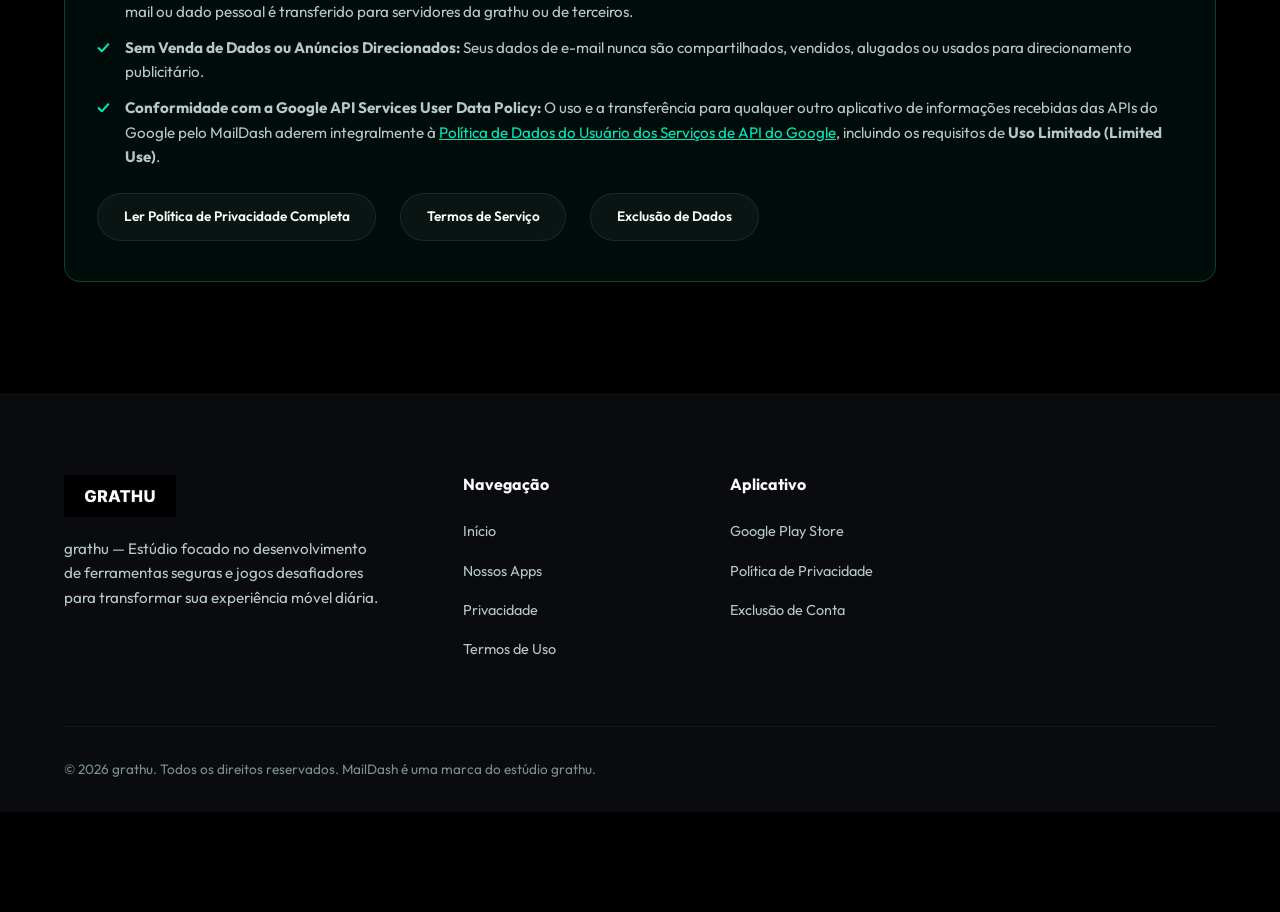
<file: maildash.html>
<!DOCTYPE html>
<html lang="pt-BR">
<head>
  <meta charset="UTF-8">
  <meta name="viewport" content="width=device-width, initial-scale=1.0">
  <meta name="description" content="MailDash - Transforme e-mails de alertas e monitoramento em painéis visuais interativos diretamente no seu celular. Desenvolvido por grathu.">
  <meta name="keywords" content="MailDash, monitoramento por email, painel de email, imap dashboard, google oauth email, grathu apps">
  <meta name="author" content="grathu">

  <!-- Open Graph / Facebook -->
  <meta property="og:type" content="website">
  <meta property="og:url" content="https://grathu.com/maildash.html">
  <meta property="og:title" content="MailDash | Painéis de Monitoramento por E-mail - grathu">
  <meta property="og:description" content="Transforme e-mails de alerta e rotinas automáticas em abas dinâmicas e painéis visuais no seu Android.">
  <meta property="og:image" content="assets/icon-maildash.png">

  <title>MailDash | Painéis de Monitoramento por E-mail - grathu</title>

  <!-- Stylesheets -->
  <link rel="stylesheet" href="css/style.css">
  <style>
    .app-hero {
      padding: calc(var(--header-height) + 3rem) 0 4rem;
      text-align: center;
      position: relative;
    }
    .app-hero-icon {
      width: 110px;
      height: 110px;
      border-radius: 24px;
      box-shadow: 0 10px 30px rgba(0, 229, 188, 0.25);
      margin-bottom: 1.5rem;
      border: 2px solid rgba(0, 229, 188, 0.4);
    }
    .app-hero h1 {
      font-size: 3rem;
      font-weight: 800;
      margin-bottom: 0.75rem;
      color: #ffffff;
    }
    .app-hero p.lead {
      font-size: 1.25rem;
      color: hsl(var(--text-secondary));
      max-width: 720px;
      margin: 0 auto 2rem;
    }
    .app-badges {
      display: flex;
      justify-content: center;
      gap: 0.75rem;
      flex-wrap: wrap;
      margin-bottom: 2.5rem;
    }
    .badge-pill {
      background: rgba(0, 229, 188, 0.1);
      border: 1px solid rgba(0, 229, 188, 0.3);
      color: hsl(var(--primary));
      padding: 0.4rem 1rem;
      border-radius: 999px;
      font-size: 0.85rem;
      font-weight: 600;
    }
    .feature-grid {
      display: grid;
      grid-template-columns: repeat(auto-fit, minmax(300px, 1fr));
      gap: 1.5rem;
      margin: 3rem 0;
    }
    .feature-card {
      background: hsl(var(--bg-card));
      border: 1px solid rgba(255, 255, 255, 0.05);
      border-radius: 16px;
      padding: 2rem;
      transition: var(--transition-normal);
    }
    .feature-card:hover {
      background: hsl(var(--bg-card-hover));
      border-color: rgba(0, 229, 188, 0.3);
      transform: translateY(-4px);
    }
    .feature-icon {
      font-size: 2rem;
      margin-bottom: 1rem;
      display: inline-block;
    }
    .feature-card h3 {
      font-size: 1.25rem;
      color: #ffffff;
      margin-bottom: 0.75rem;
    }
    .feature-card p {
      color: hsl(var(--text-muted));
      font-size: 0.95rem;
      line-height: 1.6;
    }
    .compliance-box {
      background: rgba(0, 229, 188, 0.05);
      border: 1px solid rgba(0, 229, 188, 0.25);
      border-radius: 16px;
      padding: 2.5rem 2rem;
      margin: 4rem 0 2rem;
      text-align: left;
    }
    .compliance-box h2 {
      font-size: 1.5rem;
      color: #ffffff;
      margin-bottom: 1rem;
      display: flex;
      align-items: center;
      gap: 10px;
    }
    .compliance-box p {
      color: hsl(var(--text-secondary));
      margin-bottom: 1rem;
      font-size: 0.95rem;
    }
    .compliance-box ul {
      list-style: none;
      margin: 1.25rem 0;
    }
    .compliance-box li {
      color: hsl(var(--text-secondary));
      padding-left: 1.75rem;
      position: relative;
      margin-bottom: 0.75rem;
      font-size: 0.95rem;
    }
    .compliance-box li::before {
      content: "✓";
      position: absolute;
      left: 0;
      color: hsl(var(--primary));
      font-weight: bold;
    }
    .compliance-links {
      display: flex;
      gap: 1.5rem;
      flex-wrap: wrap;
      margin-top: 1.5rem;
    }
  </style>
</head>
<body>

  <!-- Background Ambient Glows -->
  <div class="ambient-glow glow-1"></div>
  <div class="ambient-glow glow-2"></div>
  <div class="ambient-glow glow-3"></div>

  <!-- Navigation Header -->
  <header>
    <div class="container nav-container">
      <a href="index.html#home" class="logo">
        <img src="assets/Grathu_logo.png" alt="grathu Logo">
      </a>
      <ul class="nav-links">
        <li><a href="index.html#home">Início</a></li>
        <li><a href="index.html#apps">Todos os Apps</a></li>
        <li><a href="privacy-maildash.html">Privacidade</a></li>
        <li><a href="terms.html">Termos</a></li>
      </ul>
      <a href="https://play.google.com/store/apps/details?id=com.grathu.maildash" target="_blank" rel="noopener noreferrer" class="btn btn-primary">Baixar MailDash</a>
    </div>
  </header>

  <!-- MailDash Hero -->
  <section class="app-hero">
    <div class="container">
      <img src="assets/icon-maildash.png" alt="Ícone do MailDash" class="app-hero-icon">
      <h1>MailDash</h1>
      <p class="lead">Transforme relatórios, alertas de servidores e notificações de e-mail em painéis visuais dinâmicos em tempo real.</p>
      
      <div class="app-badges">
        <span class="badge-pill">Produtividade Mobile</span>
        <span class="badge-pill">Google & Microsoft OAuth 2.0</span>
        <span class="badge-pill">Processamento 100% Local</span>
        <span class="badge-pill">Segurança IMAP SSL</span>
      </div>

      <div style="display: flex; justify-content: center; gap: 1rem; flex-wrap: wrap;">
        <a href="https://play.google.com/store/apps/details?id=com.grathu.maildash" target="_blank" rel="noopener noreferrer" class="btn btn-primary">
          Disponível no Google Play
        </a>
        <a href="privacy-maildash.html" class="btn btn-secondary">Política de Privacidade</a>
      </div>
    </div>
  </section>

  <!-- Features Section -->
  <main class="container" style="padding-bottom: 5rem;">
    <div style="text-align: center; margin-bottom: 2rem;">
      <h2 style="font-size: 2rem; color: #ffffff;">Funcionalidades Principais</h2>
      <p style="color: hsl(var(--text-muted)); font-size: 1.05rem;">Como o MailDash otimiza sua rotina de monitoramento</p>
    </div>

    <div class="feature-grid">
      <div class="feature-card">
        <div class="feature-icon">📊</div>
        <h3>Abas de Painel por Assunto</h3>
        <p>O MailDash identifica os e-mails com os prefixos configurados (ex: <em>"Monitoring My Email - Faturamento"</em>) e organiza automaticamente o conteúdo em abas limpas e dedicadas.</p>
      </div>

      <div class="feature-card">
        <div class="feature-icon">⚡</div>
        <h3>Sincronização em Segundo Plano</h3>
        <p>Verificações periódicas inteligentes mantêm seus indicadores atualizados e emitem notificações resumidas apenas quando novos conteúdos chegarem.</p>
      </div>

      <div class="feature-card">
        <div class="feature-icon">🔐</div>
        <h3>Conexão Segura OAuth 2.0</h3>
        <p>Conecte com segurança suas contas Google ou Microsoft via OAuth 2.0 nativo. O MailDash nunca solicita, recebe ou armazena a sua senha.</p>
      </div>

      <div class="feature-card">
        <div class="feature-icon">🎨</div>
        <h3>Renderização HTML Completa</h3>
        <p>Tabelas zebradas, alertas coloridos e formatações de relatórios são renderizados perfeitamente na tela do celular de forma responsiva.</p>
      </div>

      <div class="feature-card">
        <div class="feature-icon">🕒</div>
        <h3>Histórico de Atualizações</h3>
        <p>Consulte versões anteriores recebidas em cada painel sem a necessidade de pesquisar ou navegar pela caixa de entrada convencional.</p>
      </div>

      <div class="feature-card">
        <div class="feature-icon">🛡️</div>
        <h3>Privacidade Offline-First</h3>
        <p>Todo o processamento ocorre no próprio celular. Não mantemos servidores em nuvem que armazenam suas mensagens ou seus relatórios.</p>
      </div>
    </div>

    <!-- Google OAuth & Privacy Compliance Section -->
    <div class="compliance-box">
      <h2>Segurança, Privacidade e Uso de Dados do Google</h2>
      <p>O <strong>MailDash</strong> foi construído respeitando as mais rígidas políticas de proteção de dados e privacidade do usuário:</p>
      
      <ul>
        <li><strong>Acesso Estritamente Técnico:</strong> O acesso concedido via OAuth 2.0 conecta-se via protocolo IMAP seguro diretamente aos servidores do provedor de e-mail exclusivamente para localizar mensagens com os prefixos que você definir.</li>
        <li><strong>Sem Servidores Intermediários:</strong> As mensagens são processadas e armazenadas estritamente na memória protegida do seu dispositivo Android. Nenhum e-mail ou dado pessoal é transferido para servidores da grathu ou de terceiros.</li>
        <li><strong>Sem Venda de Dados ou Anúncios Direcionados:</strong> Seus dados de e-mail nunca são compartilhados, vendidos, alugados ou usados para direcionamento publicitário.</li>
        <li><strong>Conformidade com a Google API Services User Data Policy:</strong> O uso e a transferência para qualquer outro aplicativo de informações recebidas das APIs do Google pelo MailDash aderem integralmente à <a href="https://developers.google.com/terms/api-services-user-data-policy" target="_blank" rel="noopener noreferrer" style="color: hsl(var(--primary)); text-decoration: underline;">Política de Dados do Usuário dos Serviços de API do Google</a>, incluindo os requisitos de <strong>Uso Limitado (Limited Use)</strong>.</li>
      </ul>

      <div class="compliance-links">
        <a href="privacy-maildash.html" class="btn btn-secondary btn-sm" style="font-size: 0.85rem;">Ler Política de Privacidade Completa</a>
        <a href="terms.html" class="btn btn-secondary btn-sm" style="font-size: 0.85rem;">Termos de Serviço</a>
        <a href="delete-account.html" class="btn btn-secondary btn-sm" style="font-size: 0.85rem;">Exclusão de Dados</a>
      </div>
    </div>
  </main>

  <!-- Footer -->
  <footer>
    <div class="container">
      <div class="footer-top">
        <div class="footer-about">
          <a href="index.html#home" class="logo">
            <img src="assets/Grathu_logo.png" alt="grathu Logo">
          </a>
          <p>grathu — Estúdio focado no desenvolvimento de ferramentas seguras e jogos desafiadores para transformar sua experiência móvel diária.</p>
        </div>
        
        <div class="footer-column">
          <h4>Navegação</h4>
          <ul class="footer-links">
            <li><a href="index.html#home">Início</a></li>
            <li><a href="index.html#apps">Nossos Apps</a></li>
            <li><a href="privacy-maildash.html">Privacidade</a></li>
            <li><a href="terms.html">Termos de Uso</a></li>
          </ul>
        </div>

        <div class="footer-column">
          <h4>Aplicativo</h4>
          <ul class="footer-links">
            <li><a href="https://play.google.com/store/apps/details?id=com.grathu.maildash" target="_blank" rel="noopener noreferrer">Google Play Store</a></li>
            <li><a href="privacy-maildash.html">Política de Privacidade</a></li>
            <li><a href="delete-account.html">Exclusão de Conta</a></li>
          </ul>
        </div>
      </div>

      <div class="footer-bottom">
        <p>&copy; 2026 grathu. Todos os direitos reservados. MailDash é uma marca do estúdio grathu.</p>
      </div>
    </div>
  </footer>

</body>
</html>
</file>
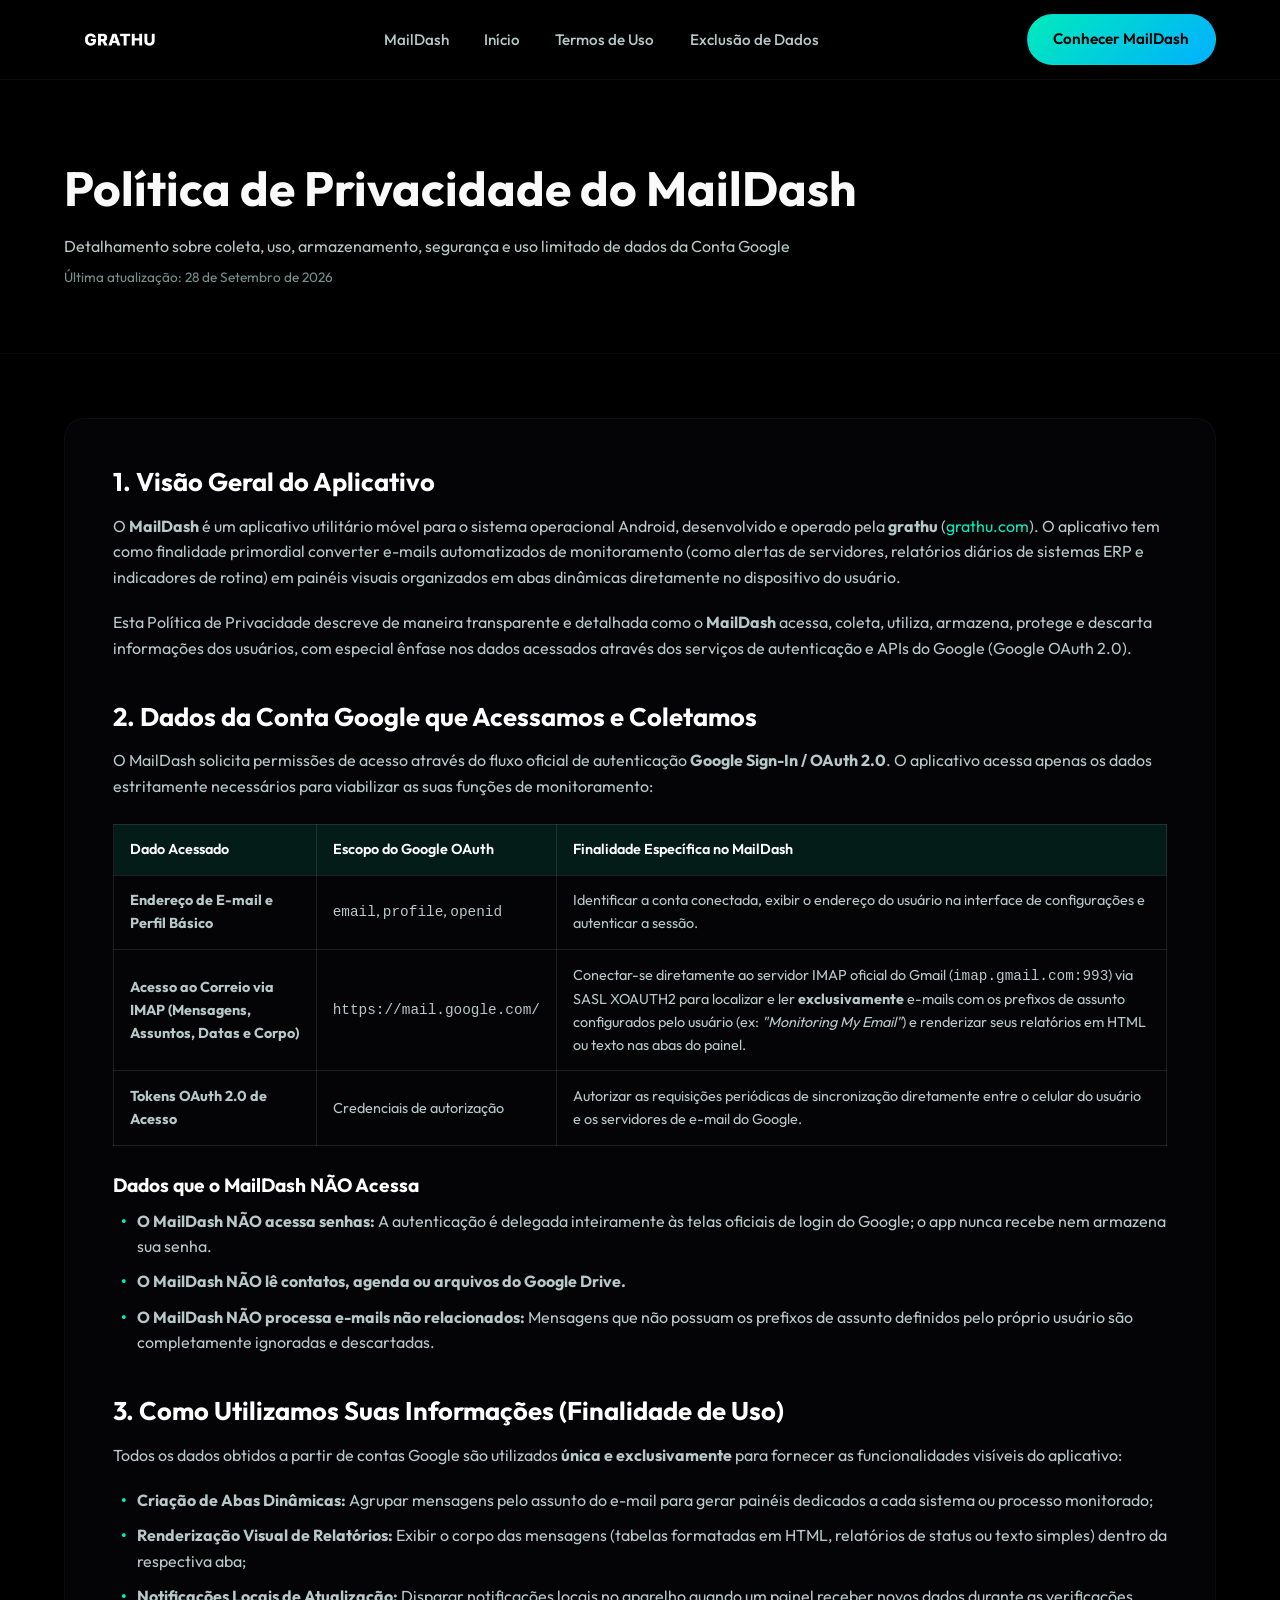
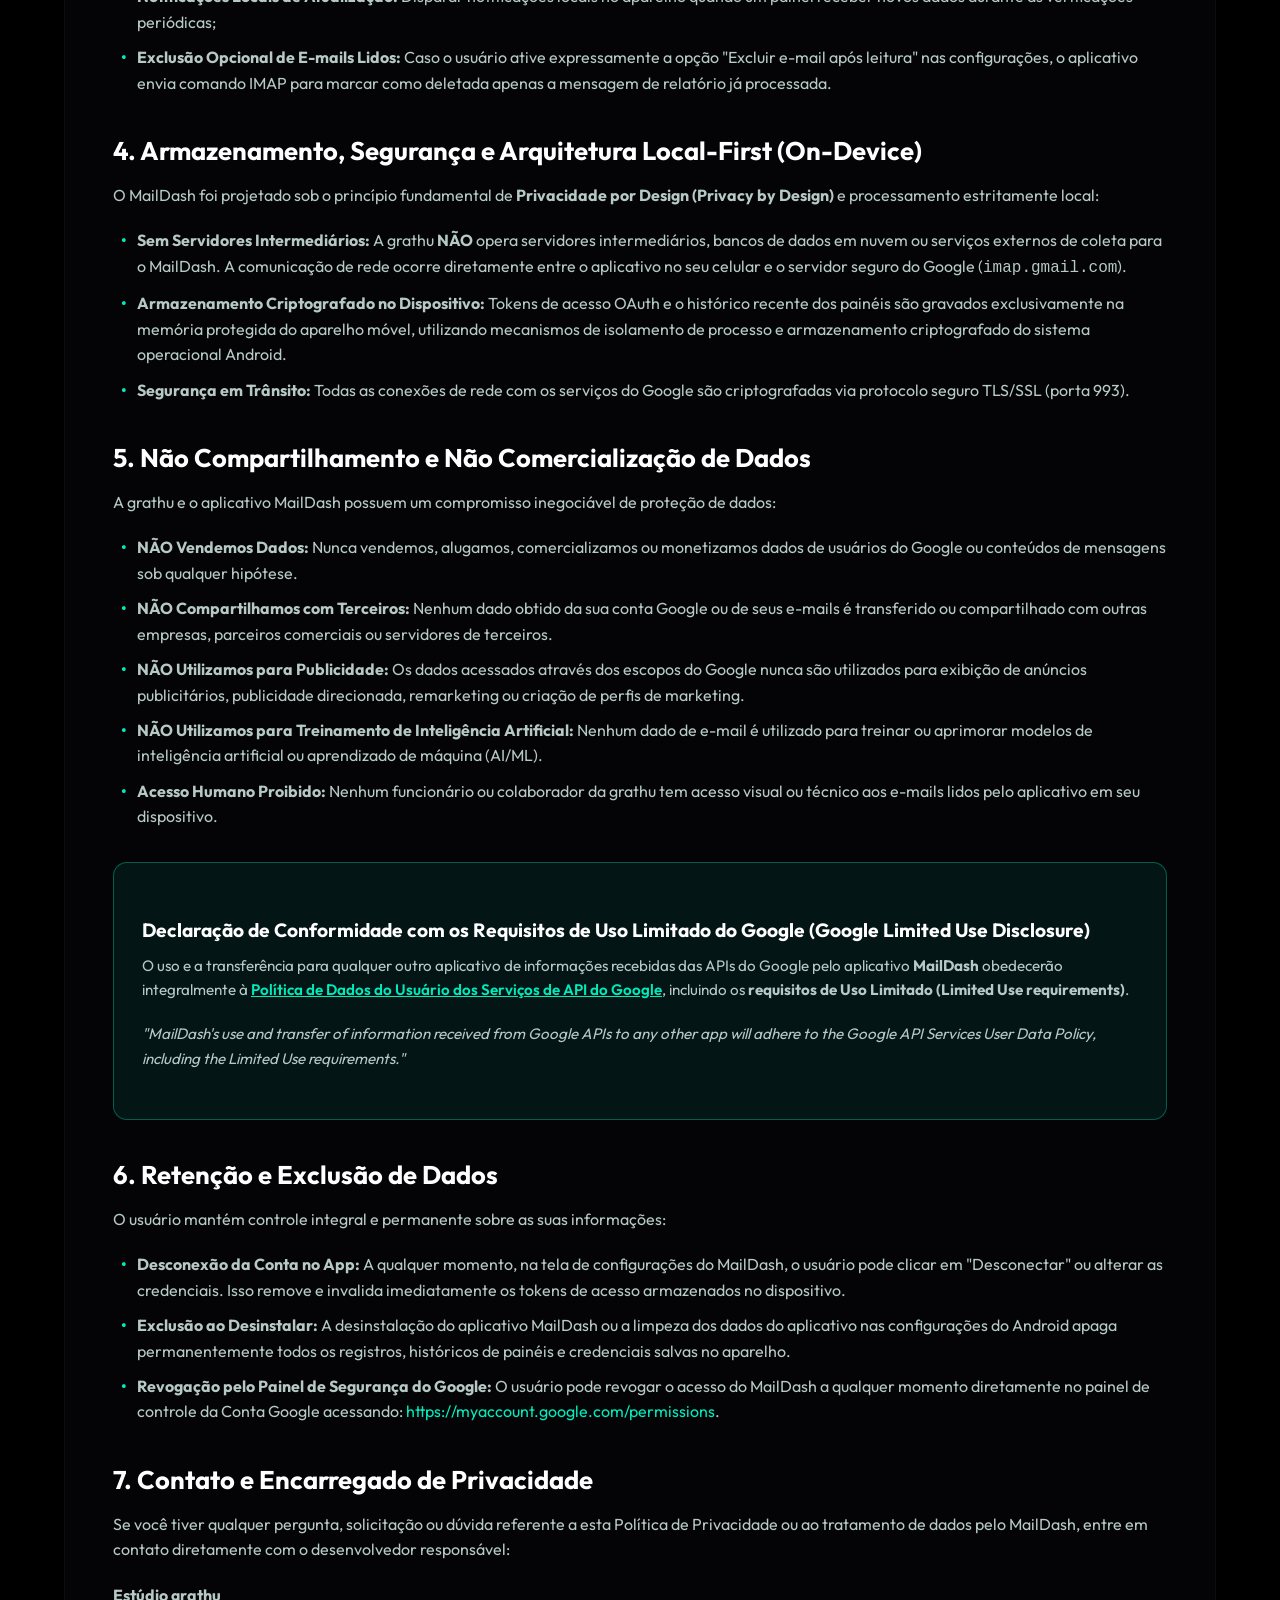
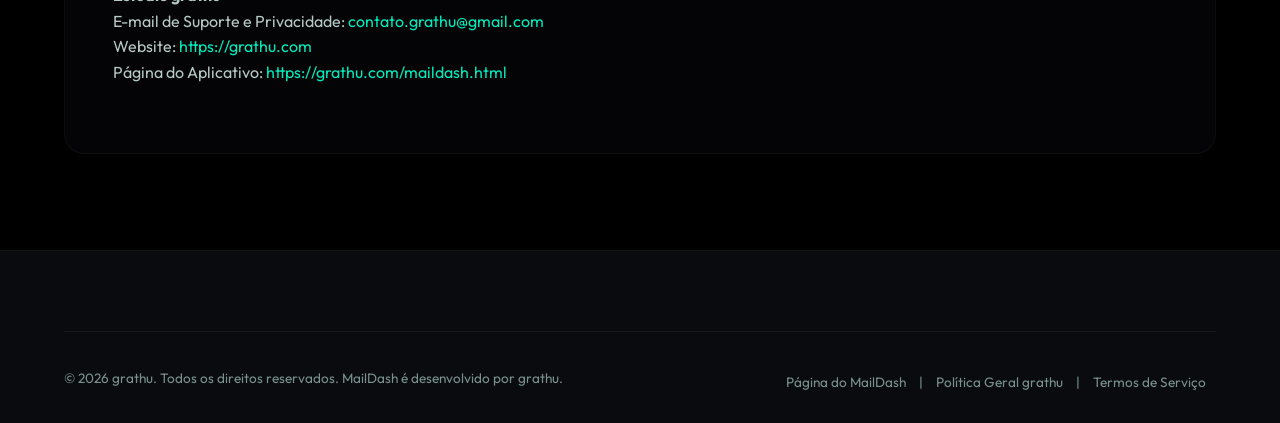
<file: privacy-maildash.html>
<!DOCTYPE html>
<html lang="pt-BR">
<head>
  <meta charset="UTF-8">
  <meta name="viewport" content="width=device-width, initial-scale=1.0">
  <meta name="description" content="Política de Privacidade oficial do MailDash. Detalhamento completo sobre uso de dados, escopos do Google OAuth e requisitos de Uso Limitado.">
  <meta name="robots" content="index, follow">
  
  <title>Política de Privacidade do MailDash | grathu</title>
  
  <!-- Stylesheets -->
  <link rel="stylesheet" href="css/style.css">
  <style>
    .compliance-card {
      background: rgba(0, 229, 188, 0.08);
      border: 1px solid rgba(0, 229, 188, 0.35);
      border-radius: 14px;
      padding: 1.75rem;
      margin: 2rem 0;
    }
    .compliance-card h3 {
      color: #ffffff;
      margin-bottom: 0.75rem;
      font-size: 1.2rem;
    }
    .compliance-card p {
      color: hsl(var(--text-secondary));
      font-size: 0.95rem;
      line-height: 1.6;
    }
    .data-table {
      width: 100%;
      border-collapse: collapse;
      margin: 1.5rem 0;
      font-size: 0.9rem;
    }
    .data-table th, .data-table td {
      border: 1px solid rgba(255, 255, 255, 0.1);
      padding: 0.85rem 1rem;
      text-align: left;
    }
    .data-table th {
      background: rgba(0, 229, 188, 0.1);
      color: #ffffff;
      font-weight: 600;
    }
    .data-table td {
      color: hsl(var(--text-secondary));
    }
  </style>
</head>
<body>

  <!-- Background Ambient Glows -->
  <div class="ambient-glow glow-1"></div>
  <div class="ambient-glow glow-2"></div>

  <!-- Navigation Header -->
  <header>
    <div class="container nav-container">
      <a href="index.html#home" class="logo">
        <img src="assets/Grathu_logo.png" alt="grathu Logo">
      </a>
      <ul class="nav-links">
        <li><a href="maildash.html">MailDash</a></li>
        <li><a href="index.html#home">Início</a></li>
        <li><a href="terms.html">Termos de Uso</a></li>
        <li><a href="delete-account.html">Exclusão de Dados</a></li>
      </ul>
      <a href="maildash.html" class="btn btn-primary">Conhecer MailDash</a>
    </div>
  </header>

  <!-- Document Hero -->
  <section class="doc-hero">
    <div class="container">
      <h1>Política de Privacidade do MailDash</h1>
      <p>Detalhamento sobre coleta, uso, armazenamento, segurança e uso limitado de dados da Conta Google</p>
      <p style="font-size: 0.85rem; color: hsl(var(--text-muted)); margin-top: 0.5rem;">Última atualização: 28 de Setembro de 2026</p>
    </div>
  </section>

  <!-- Document Content -->
  <main class="doc-content">
    <div class="container">
      <article class="doc-card">
        
        <h2>1. Visão Geral do Aplicativo</h2>
        <p>O <strong>MailDash</strong> é um aplicativo utilitário móvel para o sistema operacional Android, desenvolvido e operado pela <strong>grathu</strong> (<a href="https://grathu.com" style="color: hsl(var(--primary)); text-decoration: none;">grathu.com</a>). O aplicativo tem como finalidade primordial converter e-mails automatizados de monitoramento (como alertas de servidores, relatórios diários de sistemas ERP e indicadores de rotina) em painéis visuais organizados em abas dinâmicas diretamente no dispositivo do usuário.</p>
        <p>Esta Política de Privacidade descreve de maneira transparente e detalhada como o <strong>MailDash</strong> acessa, coleta, utiliza, armazena, protege e descarta informações dos usuários, com especial ênfase nos dados acessados através dos serviços de autenticação e APIs do Google (Google OAuth 2.0).</p>

        <h2>2. Dados da Conta Google que Acessamos e Coletamos</h2>
        <p>O MailDash solicita permissões de acesso através do fluxo oficial de autenticação <strong>Google Sign-In / OAuth 2.0</strong>. O aplicativo acessa apenas os dados estritamente necessários para viabilizar as suas funções de monitoramento:</p>

        <table class="data-table">
          <thead>
            <tr>
              <th>Dado Acessado</th>
              <th>Escopo do Google OAuth</th>
              <th>Finalidade Específica no MailDash</th>
            </tr>
          </thead>
          <tbody>
            <tr>
              <td><strong>Endereço de E-mail e Perfil Básico</strong></td>
              <td><code>email</code>, <code>profile</code>, <code>openid</code></td>
              <td>Identificar a conta conectada, exibir o endereço do usuário na interface de configurações e autenticar a sessão.</td>
            </tr>
            <tr>
              <td><strong>Acesso ao Correio via IMAP (Mensagens, Assuntos, Datas e Corpo)</strong></td>
              <td><code>https://mail.google.com/</code></td>
              <td>Conectar-se diretamente ao servidor IMAP oficial do Gmail (<code>imap.gmail.com:993</code>) via SASL XOAUTH2 para localizar e ler <strong>exclusivamente</strong> e-mails com os prefixos de assunto configurados pelo usuário (ex: <em>"Monitoring My Email"</em>) e renderizar seus relatórios em HTML ou texto nas abas do painel.</td>
            </tr>
            <tr>
              <td><strong>Tokens OAuth 2.0 de Acesso</strong></td>
              <td>Credenciais de autorização</td>
              <td>Autorizar as requisições periódicas de sincronização diretamente entre o celular do usuário e os servidores de e-mail do Google.</td>
            </tr>
          </tbody>
        </table>

        <h3>Dados que o MailDash NÃO Acessa</h3>
        <ul>
          <li><strong>O MailDash NÃO acessa senhas:</strong> A autenticação é delegada inteiramente às telas oficiais de login do Google; o app nunca recebe nem armazena sua senha.</li>
          <li><strong>O MailDash NÃO lê contatos, agenda ou arquivos do Google Drive.</strong></li>
          <li><strong>O MailDash NÃO processa e-mails não relacionados:</strong> Mensagens que não possuam os prefixos de assunto definidos pelo próprio usuário são completamente ignoradas e descartadas.</li>
        </ul>

        <h2>3. Como Utilizamos Suas Informações (Finalidade de Uso)</h2>
        <p>Todos os dados obtidos a partir de contas Google são utilizados <strong>única e exclusivamente</strong> para fornecer as funcionalidades visíveis do aplicativo:</p>
        <ul>
          <li><strong>Criação de Abas Dinâmicas:</strong> Agrupar mensagens pelo assunto do e-mail para gerar painéis dedicados a cada sistema ou processo monitorado;</li>
          <li><strong>Renderização Visual de Relatórios:</strong> Exibir o corpo das mensagens (tabelas formatadas em HTML, relatórios de status ou texto simples) dentro da respectiva aba;</li>
          <li><strong>Notificações Locais de Atualização:</strong> Disparar notificações locais no aparelho quando um painel receber novos dados durante as verificações periódicas;</li>
          <li><strong>Exclusão Opcional de E-mails Lidos:</strong> Caso o usuário ative expressamente a opção "Excluir e-mail após leitura" nas configurações, o aplicativo envia comando IMAP para marcar como deletada apenas a mensagem de relatório já processada.</li>
        </ul>

        <h2>4. Armazenamento, Segurança e Arquitetura Local-First (On-Device)</h2>
        <p>O MailDash foi projetado sob o princípio fundamental de <strong>Privacidade por Design (Privacy by Design)</strong> e processamento estritamente local:</p>
        <ul>
          <li><strong>Sem Servidores Intermediários:</strong> A grathu <strong>NÃO</strong> opera servidores intermediários, bancos de dados em nuvem ou serviços externos de coleta para o MailDash. A comunicação de rede ocorre diretamente entre o aplicativo no seu celular e o servidor seguro do Google (<code>imap.gmail.com</code>).</li>
          <li><strong>Armazenamento Criptografado no Dispositivo:</strong> Tokens de acesso OAuth e o histórico recente dos painéis são gravados exclusivamente na memória protegida do aparelho móvel, utilizando mecanismos de isolamento de processo e armazenamento criptografado do sistema operacional Android.</li>
          <li><strong>Segurança em Trânsito:</strong> Todas as conexões de rede com os serviços do Google são criptografadas via protocolo seguro TLS/SSL (porta 993).</li>
        </ul>

        <h2>5. Não Compartilhamento e Não Comercialização de Dados</h2>
        <p>A grathu e o aplicativo MailDash possuem um compromisso inegociável de proteção de dados:</p>
        <ul>
          <li><strong>NÃO Vendemos Dados:</strong> Nunca vendemos, alugamos, comercializamos ou monetizamos dados de usuários do Google ou conteúdos de mensagens sob qualquer hipótese.</li>
          <li><strong>NÃO Compartilhamos com Terceiros:</strong> Nenhum dado obtido da sua conta Google ou de seus e-mails é transferido ou compartilhado com outras empresas, parceiros comerciais ou servidores de terceiros.</li>
          <li><strong>NÃO Utilizamos para Publicidade:</strong> Os dados acessados através dos escopos do Google nunca são utilizados para exibição de anúncios publicitários, publicidade direcionada, remarketing ou criação de perfis de marketing.</li>
          <li><strong>NÃO Utilizamos para Treinamento de Inteligência Artificial:</strong> Nenhum dado de e-mail é utilizado para treinar ou aprimorar modelos de inteligência artificial ou aprendizado de máquina (AI/ML).</li>
          <li><strong>Acesso Humano Proibido:</strong> Nenhum funcionário ou colaborador da grathu tem acesso visual ou técnico aos e-mails lidos pelo aplicativo em seu dispositivo.</li>
        </ul>

        <!-- Google Limited Use Disclosure Box -->
        <div class="compliance-card">
          <h3>Declaração de Conformidade com os Requisitos de Uso Limitado do Google (Google Limited Use Disclosure)</h3>
          <p>O uso e a transferência para qualquer outro aplicativo de informações recebidas das APIs do Google pelo aplicativo <strong>MailDash</strong> obedecerão integralmente à <a href="https://developers.google.com/terms/api-services-user-data-policy" target="_blank" rel="noopener noreferrer" style="color: hsl(var(--primary)); text-decoration: underline; font-weight: 600;">Política de Dados do Usuário dos Serviços de API do Google</a>, incluindo os <strong>requisitos de Uso Limitado (Limited Use requirements)</strong>.</p>
          <p style="margin-top: 0.75rem; font-style: italic;">"MailDash's use and transfer of information received from Google APIs to any other app will adhere to the Google API Services User Data Policy, including the Limited Use requirements."</p>
        </div>

        <h2>6. Retenção e Exclusão de Dados</h2>
        <p>O usuário mantém controle integral e permanente sobre as suas informações:</p>
        <ul>
          <li><strong>Desconexão da Conta no App:</strong> A qualquer momento, na tela de configurações do MailDash, o usuário pode clicar em "Desconectar" ou alterar as credenciais. Isso remove e invalida imediatamente os tokens de acesso armazenados no dispositivo.</li>
          <li><strong>Exclusão ao Desinstalar:</strong> A desinstalação do aplicativo MailDash ou a limpeza dos dados do aplicativo nas configurações do Android apaga permanentemente todos os registros, históricos de painéis e credenciais salvas no aparelho.</li>
          <li><strong>Revogação pelo Painel de Segurança do Google:</strong> O usuário pode revogar o acesso do MailDash a qualquer momento diretamente no painel de controle da Conta Google acessando: <a href="https://myaccount.google.com/permissions" target="_blank" rel="noopener noreferrer" style="color: hsl(var(--primary)); text-decoration: none;">https://myaccount.google.com/permissions</a>.</li>
        </ul>

        <h2>7. Contato e Encarregado de Privacidade</h2>
        <p>Se você tiver qualquer pergunta, solicitação ou dúvida referente a esta Política de Privacidade ou ao tratamento de dados pelo MailDash, entre em contato diretamente com o desenvolvedor responsável:</p>
        <p style="margin-top: 0.5rem;">
          <strong>Estúdio grathu</strong><br>
          E-mail de Suporte e Privacidade: <a href="mailto:contato.grathu@gmail.com" style="color: hsl(var(--primary)); text-decoration: none;">contato.grathu@gmail.com</a><br>
          Website: <a href="https://grathu.com" style="color: hsl(var(--primary)); text-decoration: none;">https://grathu.com</a><br>
          Página do Aplicativo: <a href="https://grathu.com/maildash.html" style="color: hsl(var(--primary)); text-decoration: none;">https://grathu.com/maildash.html</a>
        </p>

      </article>
    </div>
  </main>

  <!-- Footer -->
  <footer>
    <div class="container">
      <div class="footer-bottom">
        <p>&copy; 2026 grathu. Todos os direitos reservados. MailDash é desenvolvido por grathu.</p>
        <p style="margin-top: 8px;">
          <a href="maildash.html" style="color: hsl(var(--text-muted)); text-decoration: none; margin: 0 10px;">Página do MailDash</a> |
          <a href="privacy.html" style="color: hsl(var(--text-muted)); text-decoration: none; margin: 0 10px;">Política Geral grathu</a> |
          <a href="terms.html" style="color: hsl(var(--text-muted)); text-decoration: none; margin: 0 10px;">Termos de Serviço</a>
        </p>
      </div>
    </div>
  </footer>

</body>
</html>
</file>
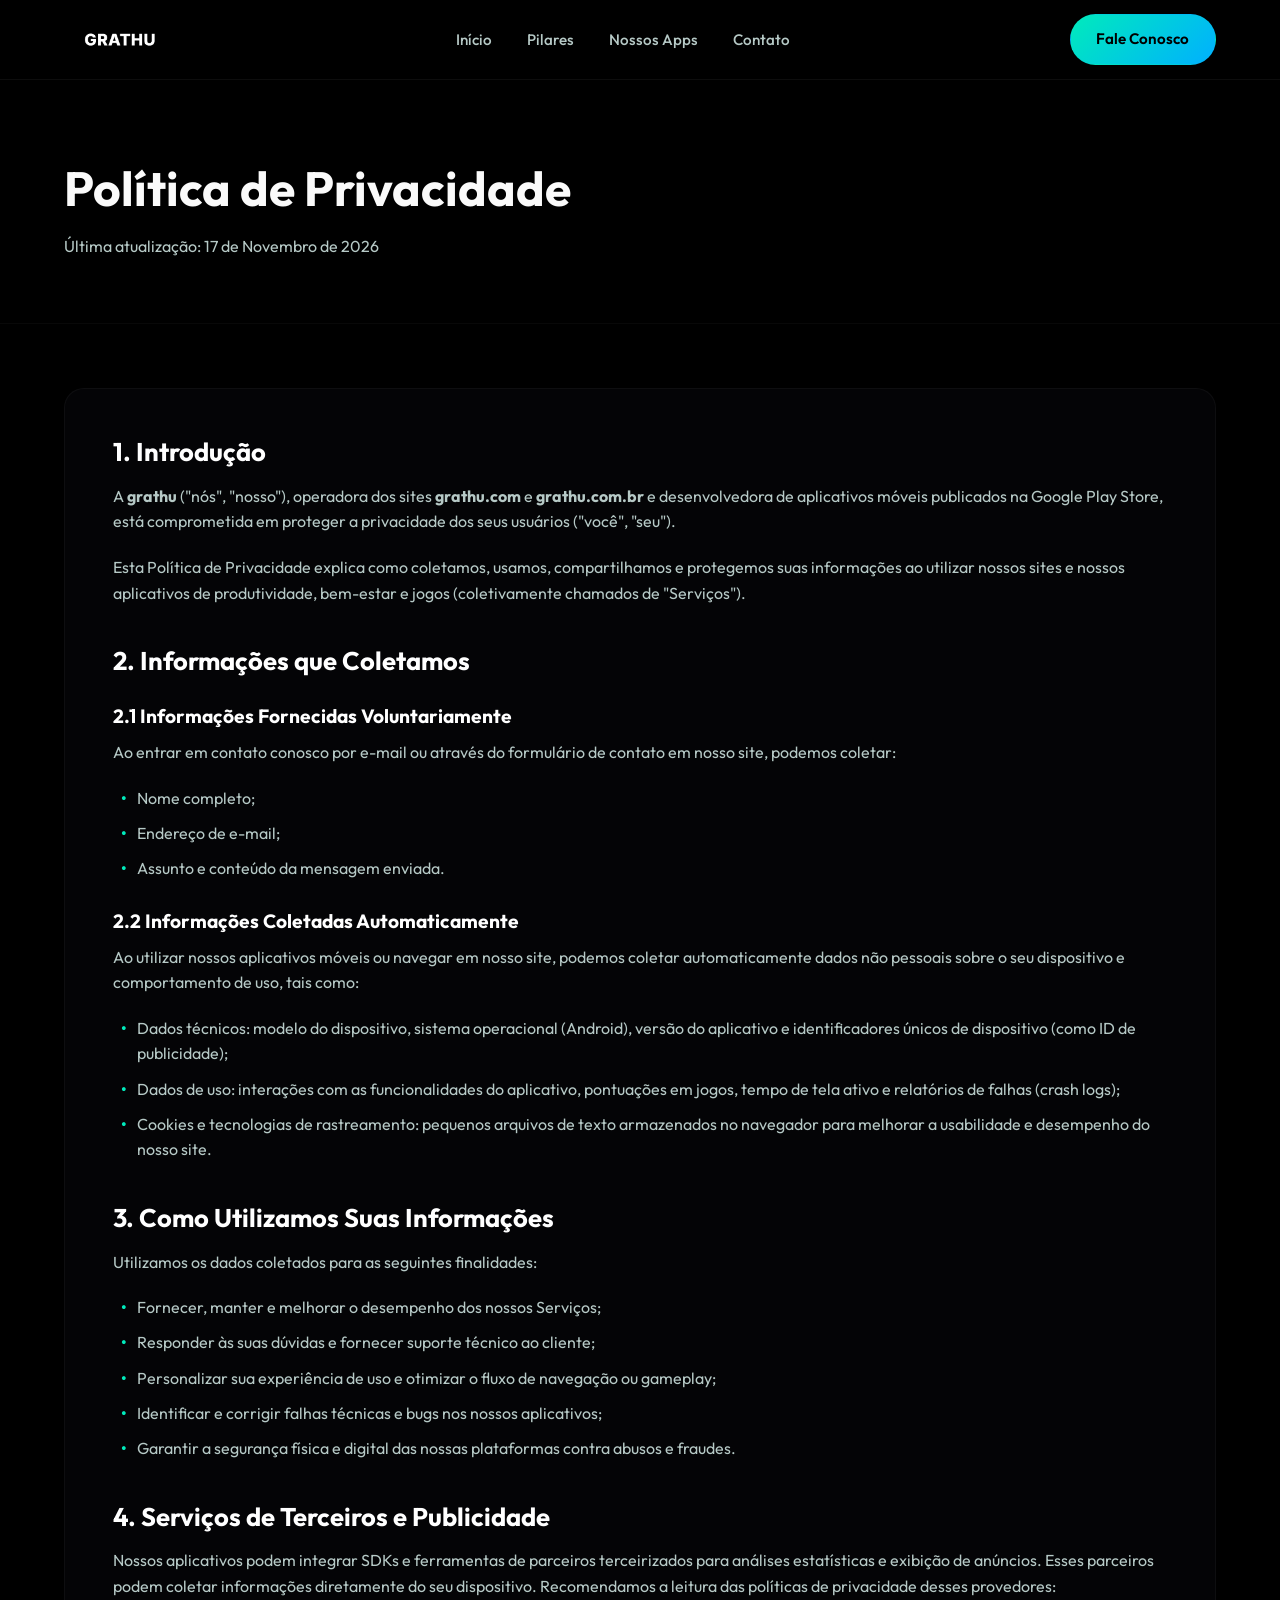
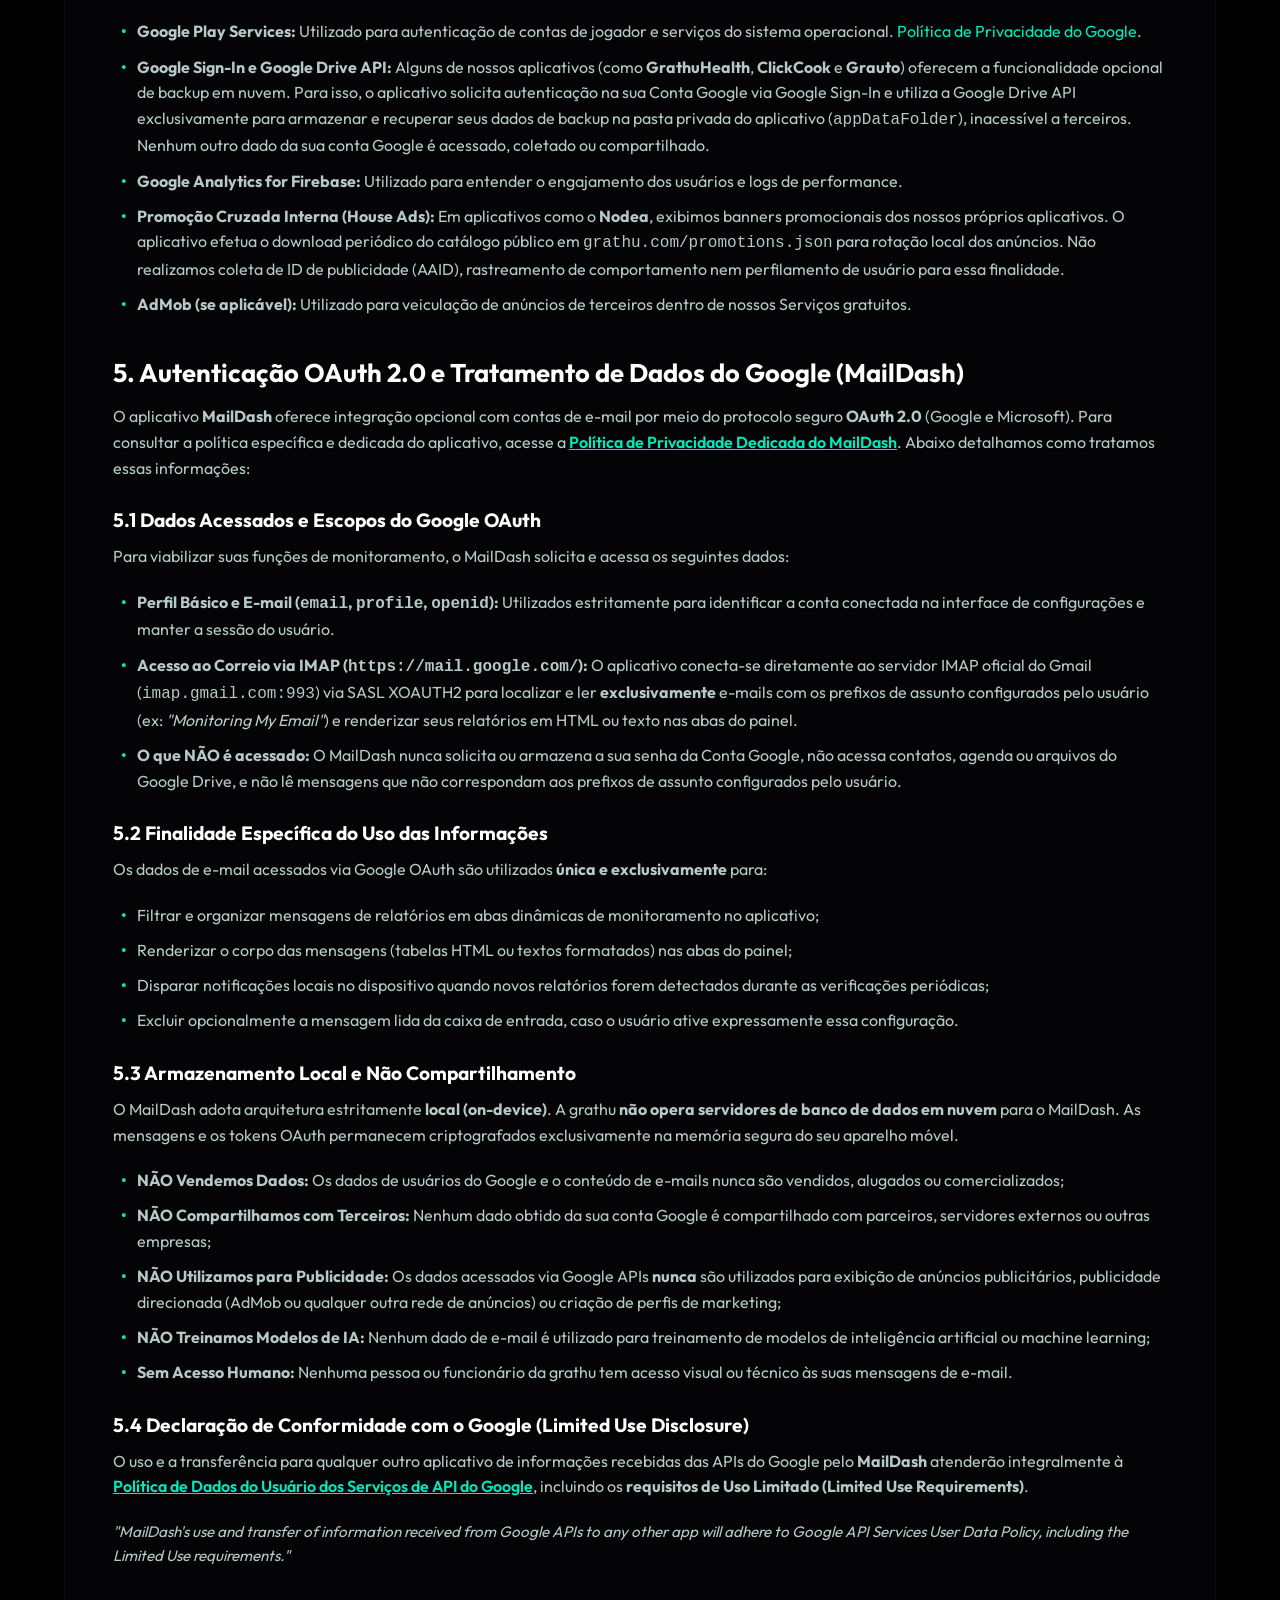
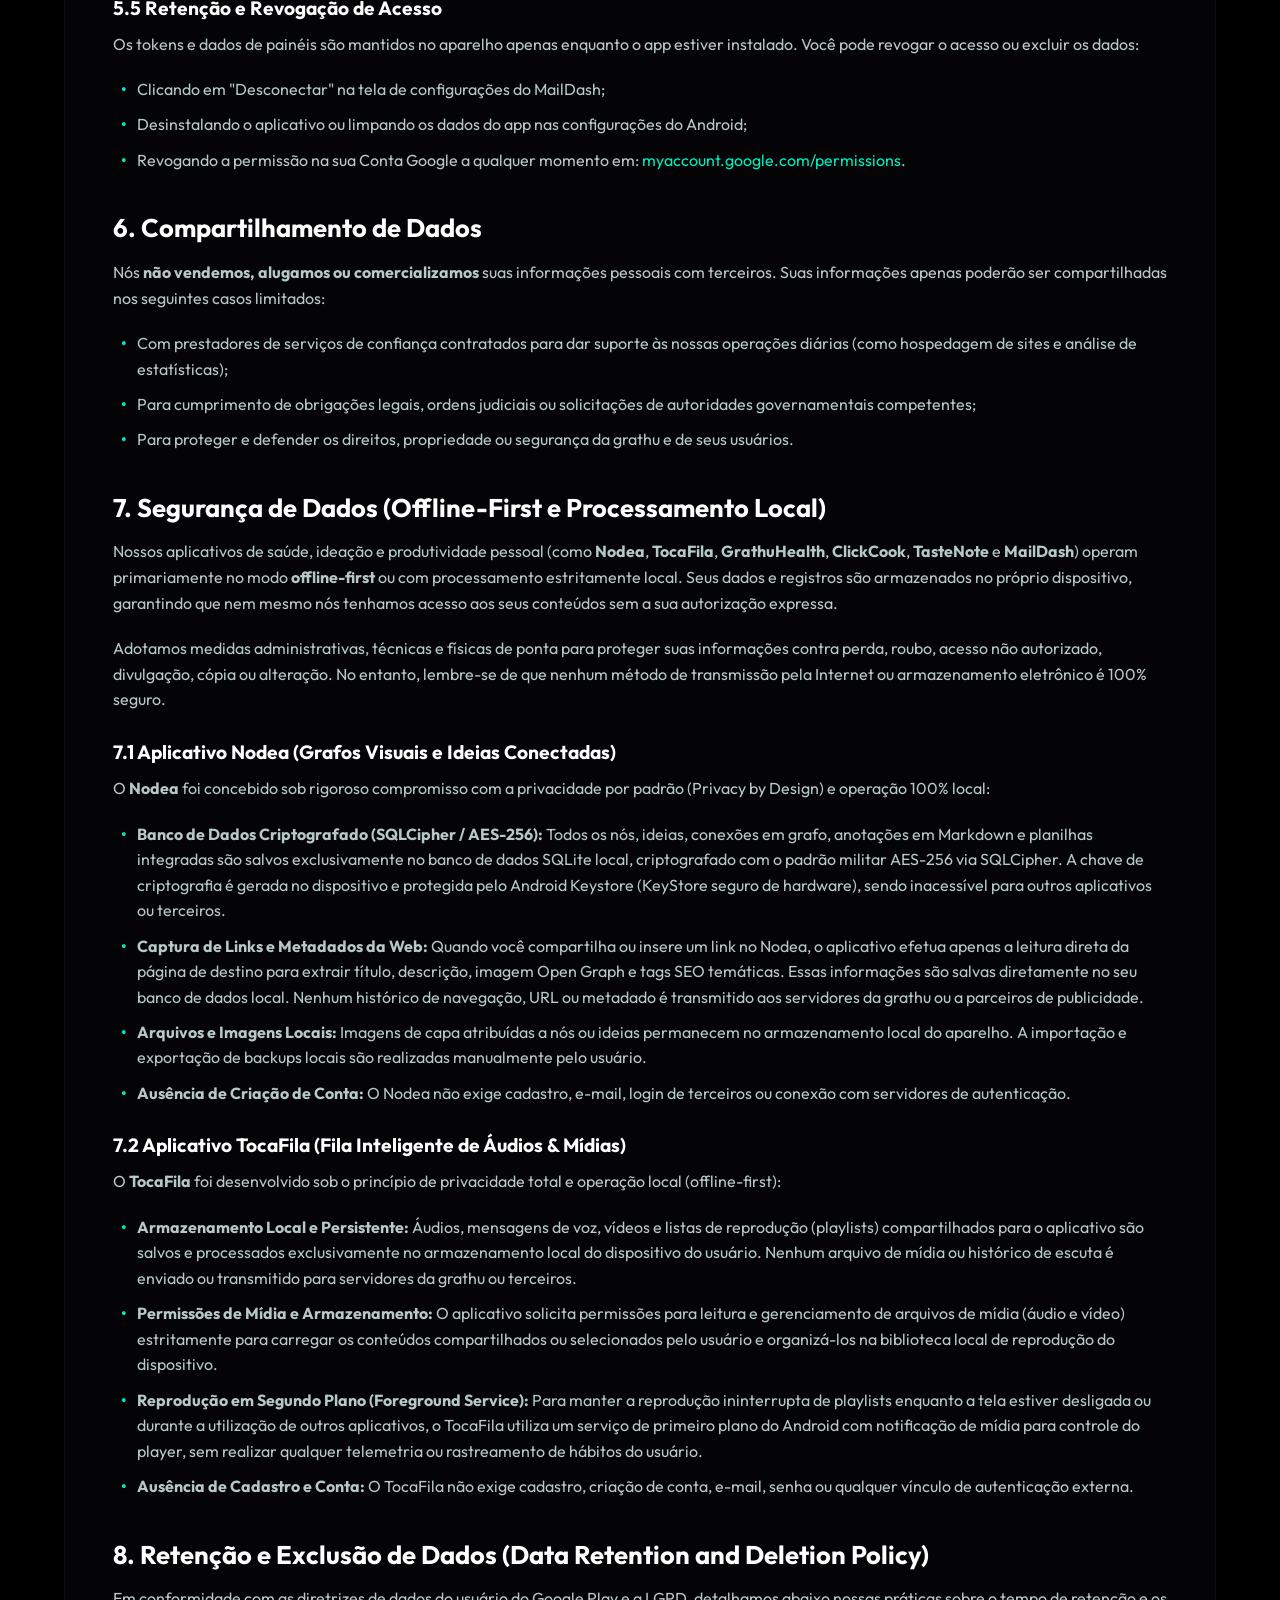
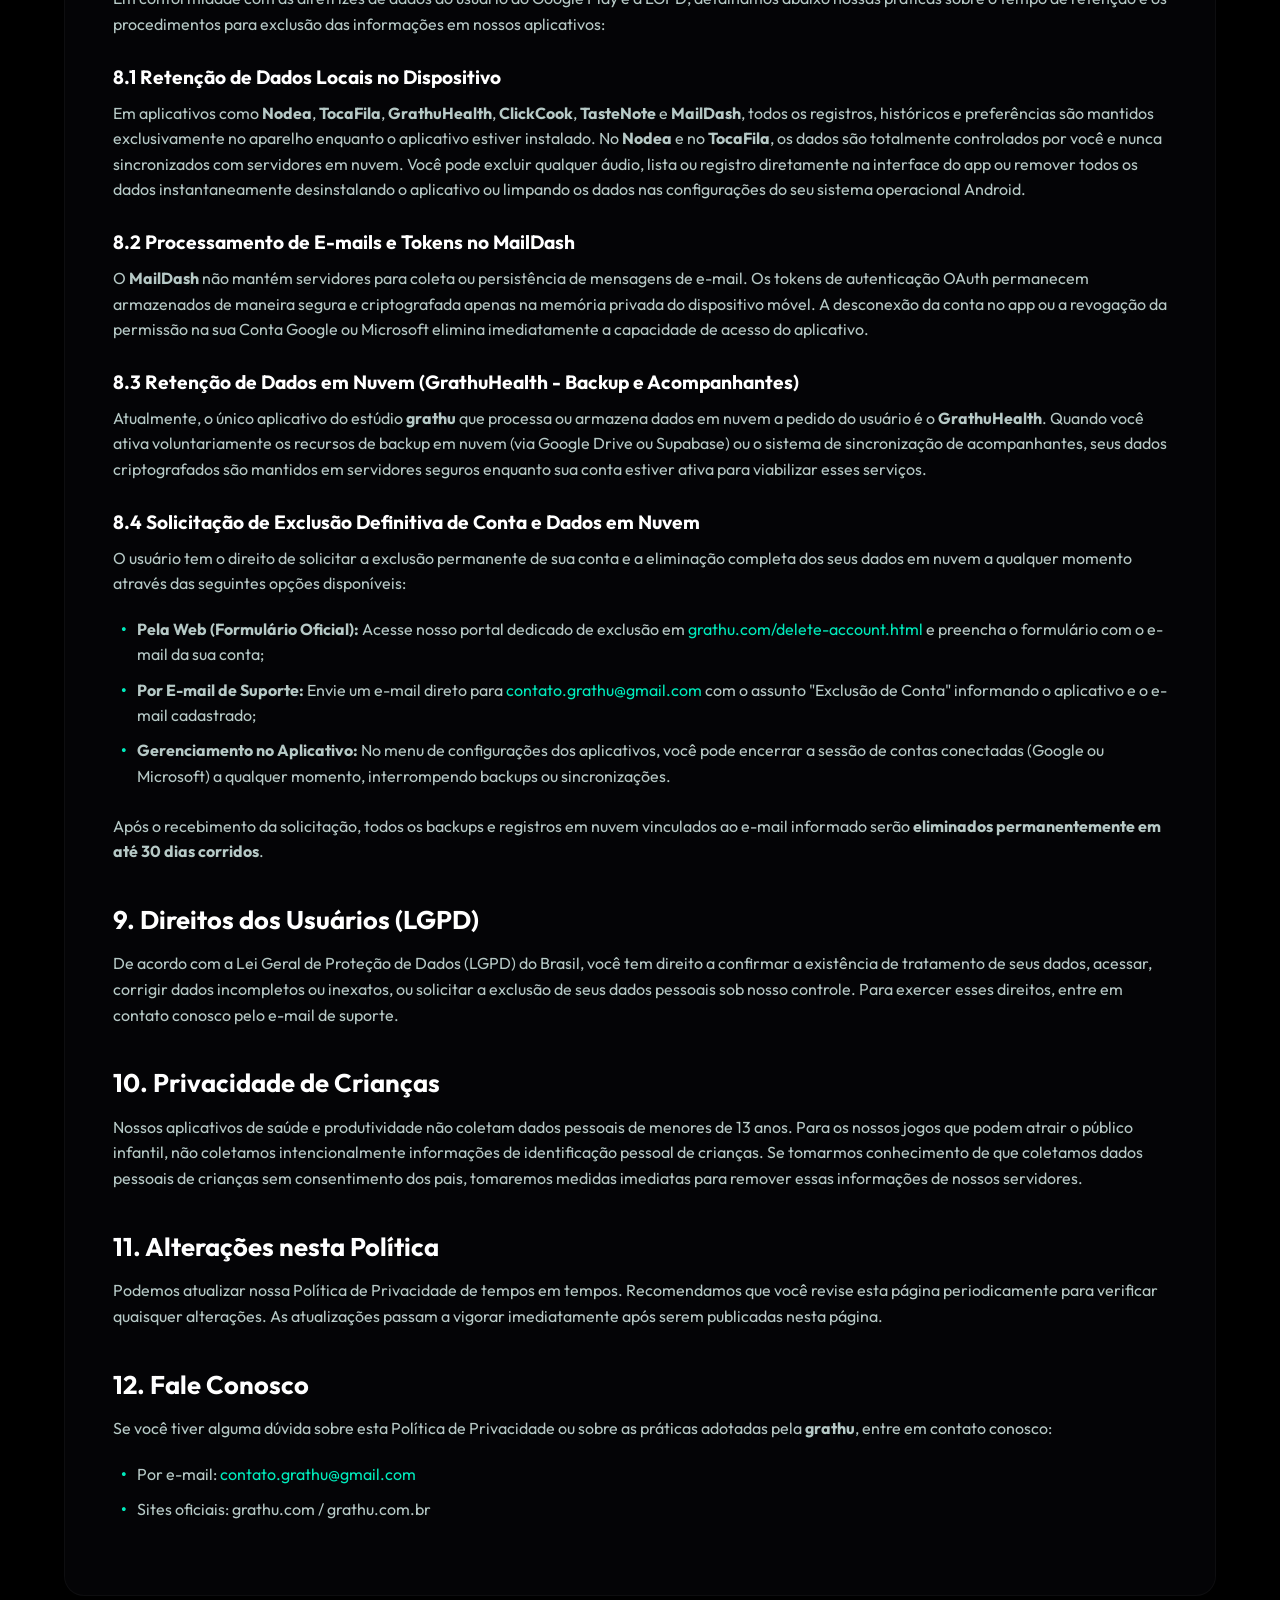
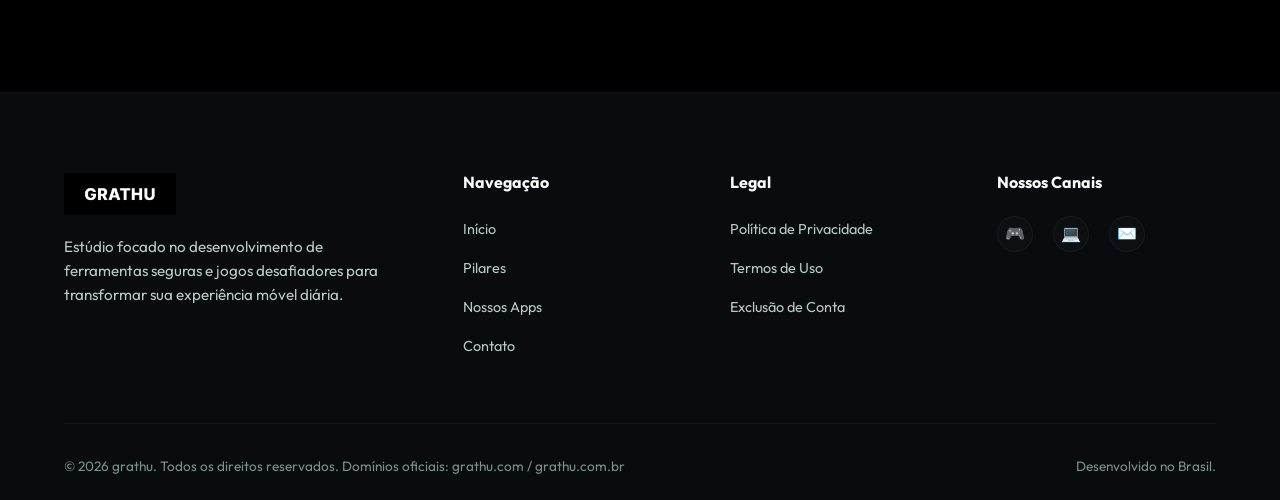
<file: privacy.html>
<!DOCTYPE html>
<html lang="pt-BR">
<head>
  <meta charset="UTF-8">
  <meta name="viewport" content="width=device-width, initial-scale=1.0">
  <meta name="description" content="Política de Privacidade oficial da grathu. Saiba como gerenciamos os dados em nossos aplicativos móveis e site.">
  <meta name="robots" content="noindex, follow">
  
  <title>Política de Privacidade | grathu</title>
  
  <!-- Stylesheets -->
  <link rel="stylesheet" href="css/style.css">
</head>
<body>

  <!-- Background Ambient Glows -->
  <div class="ambient-glow glow-1"></div>
  <div class="ambient-glow glow-2"></div>

  <!-- Navigation Header -->
  <header>
    <div class="container nav-container">
      <a href="index.html#home" class="logo" id="privacyLogo">
        <img src="assets/Grathu_logo.png" alt="grathu Logo">
      </a>
      <ul class="nav-links">
        <li><a href="index.html#home">Início</a></li>
        <li><a href="index.html#pillars">Pilares</a></li>
        <li><a href="index.html#apps">Nossos Apps</a></li>
        <li><a href="index.html#contact">Contato</a></li>
      </ul>
      <a href="index.html#contact" class="btn btn-primary" id="privacyCta">Fale Conosco</a>
    </div>
  </header>

  <!-- Document Hero -->
  <section class="doc-hero">
    <div class="container">
      <h1>Política de Privacidade</h1>
      <p>Última atualização: 17 de Novembro de 2026</p>
    </div>
  </section>

  <!-- Document Content -->
  <main class="doc-content">
    <div class="container">
      <article class="doc-card">
        
        <h2>1. Introdução</h2>
        <p>A <strong>grathu</strong> ("nós", "nosso"), operadora dos sites <strong>grathu.com</strong> e <strong>grathu.com.br</strong> e desenvolvedora de aplicativos móveis publicados na Google Play Store, está comprometida em proteger a privacidade dos seus usuários ("você", "seu").</p>
        <p>Esta Política de Privacidade explica como coletamos, usamos, compartilhamos e protegemos suas informações ao utilizar nossos sites e nossos aplicativos de produtividade, bem-estar e jogos (coletivamente chamados de "Serviços").</p>

        <h2>2. Informações que Coletamos</h2>
        
        <h3>2.1 Informações Fornecidas Voluntariamente</h3>
        <p>Ao entrar em contato conosco por e-mail ou através do formulário de contato em nosso site, podemos coletar:</p>
        <ul>
          <li>Nome completo;</li>
          <li>Endereço de e-mail;</li>
          <li>Assunto e conteúdo da mensagem enviada.</li>
        </ul>

        <h3>2.2 Informações Coletadas Automaticamente</h3>
        <p>Ao utilizar nossos aplicativos móveis ou navegar em nosso site, podemos coletar automaticamente dados não pessoais sobre o seu dispositivo e comportamento de uso, tais como:</p>
        <ul>
          <li>Dados técnicos: modelo do dispositivo, sistema operacional (Android), versão do aplicativo e identificadores únicos de dispositivo (como ID de publicidade);</li>
          <li>Dados de uso: interações com as funcionalidades do aplicativo, pontuações em jogos, tempo de tela ativo e relatórios de falhas (crash logs);</li>
          <li>Cookies e tecnologias de rastreamento: pequenos arquivos de texto armazenados no navegador para melhorar a usabilidade e desempenho do nosso site.</li>
        </ul>

        <h2>3. Como Utilizamos Suas Informações</h2>
        <p>Utilizamos os dados coletados para as seguintes finalidades:</p>
        <ul>
          <li>Fornecer, manter e melhorar o desempenho dos nossos Serviços;</li>
          <li>Responder às suas dúvidas e fornecer suporte técnico ao cliente;</li>
          <li>Personalizar sua experiência de uso e otimizar o fluxo de navegação ou gameplay;</li>
          <li>Identificar e corrigir falhas técnicas e bugs nos nossos aplicativos;</li>
          <li>Garantir a segurança física e digital das nossas plataformas contra abusos e fraudes.</li>
        </ul>

        <h2>4. Serviços de Terceiros e Publicidade</h2>
        <p>Nossos aplicativos podem integrar SDKs e ferramentas de parceiros terceirizados para análises estatísticas e exibição de anúncios. Esses parceiros podem coletar informações diretamente do seu dispositivo. Recomendamos a leitura das políticas de privacidade desses provedores:</p>
        <ul>
          <li><strong>Google Play Services:</strong> Utilizado para autenticação de contas de jogador e serviços do sistema operacional. <a href="https://policies.google.com/privacy" target="_blank" rel="noopener noreferrer" style="color: hsl(var(--primary)); text-decoration: none;">Política de Privacidade do Google</a>.</li>
          <li><strong>Google Sign-In e Google Drive API:</strong> Alguns de nossos aplicativos (como <strong>GrathuHealth</strong>, <strong>ClickCook</strong> e <strong>Grauto</strong>) oferecem a funcionalidade opcional de backup em nuvem. Para isso, o aplicativo solicita autenticação na sua Conta Google via Google Sign-In e utiliza a Google Drive API exclusivamente para armazenar e recuperar seus dados de backup na pasta privada do aplicativo (<code>appDataFolder</code>), inacessível a terceiros. Nenhum outro dado da sua conta Google é acessado, coletado ou compartilhado.</li>
          <li><strong>Google Analytics for Firebase:</strong> Utilizado para entender o engajamento dos usuários e logs de performance.</li>
          <li><strong>Promoção Cruzada Interna (House Ads):</strong> Em aplicativos como o <strong>Nodea</strong>, exibimos banners promocionais dos nossos próprios aplicativos. O aplicativo efetua o download periódico do catálogo público em <code>grathu.com/promotions.json</code> para rotação local dos anúncios. Não realizamos coleta de ID de publicidade (AAID), rastreamento de comportamento nem perfilamento de usuário para essa finalidade.</li>
          <li><strong>AdMob (se aplicável):</strong> Utilizado para veiculação de anúncios de terceiros dentro de nossos Serviços gratuitos.</li>
        </ul>

        <h2>5. Autenticação OAuth 2.0 e Tratamento de Dados do Google (MailDash)</h2>
        <p>O aplicativo <strong>MailDash</strong> oferece integração opcional com contas de e-mail por meio do protocolo seguro <strong>OAuth 2.0</strong> (Google e Microsoft). Para consultar a política específica e dedicada do aplicativo, acesse a <a href="privacy-maildash.html" style="color: hsl(var(--primary)); text-decoration: underline; font-weight: 600;">Política de Privacidade Dedicada do MailDash</a>. Abaixo detalhamos como tratamos essas informações:</p>
        
        <h3>5.1 Dados Acessados e Escopos do Google OAuth</h3>
        <p>Para viabilizar suas funções de monitoramento, o MailDash solicita e acessa os seguintes dados:</p>
        <ul>
          <li><strong>Perfil Básico e E-mail (<code>email</code>, <code>profile</code>, <code>openid</code>):</strong> Utilizados estritamente para identificar a conta conectada na interface de configurações e manter a sessão do usuário.</li>
          <li><strong>Acesso ao Correio via IMAP (<code>https://mail.google.com/</code>):</strong> O aplicativo conecta-se diretamente ao servidor IMAP oficial do Gmail (<code>imap.gmail.com:993</code>) via SASL XOAUTH2 para localizar e ler <strong>exclusivamente</strong> e-mails com os prefixos de assunto configurados pelo usuário (ex: <em>"Monitoring My Email"</em>) e renderizar seus relatórios em HTML ou texto nas abas do painel.</li>
          <li><strong>O que NÃO é acessado:</strong> O MailDash nunca solicita ou armazena a sua senha da Conta Google, não acessa contatos, agenda ou arquivos do Google Drive, e não lê mensagens que não correspondam aos prefixos de assunto configurados pelo usuário.</li>
        </ul>

        <h3>5.2 Finalidade Específica do Uso das Informações</h3>
        <p>Os dados de e-mail acessados via Google OAuth são utilizados <strong>única e exclusivamente</strong> para:</p>
        <ul>
          <li>Filtrar e organizar mensagens de relatórios em abas dinâmicas de monitoramento no aplicativo;</li>
          <li>Renderizar o corpo das mensagens (tabelas HTML ou textos formatados) nas abas do painel;</li>
          <li>Disparar notificações locais no dispositivo quando novos relatórios forem detectados durante as verificações periódicas;</li>
          <li>Excluir opcionalmente a mensagem lida da caixa de entrada, caso o usuário ative expressamente essa configuração.</li>
        </ul>

        <h3>5.3 Armazenamento Local e Não Compartilhamento</h3>
        <p>O MailDash adota arquitetura estritamente <strong>local (on-device)</strong>. A grathu <strong>não opera servidores de banco de dados em nuvem</strong> para o MailDash. As mensagens e os tokens OAuth permanecem criptografados exclusivamente na memória segura do seu aparelho móvel.</p>
        <ul>
          <li><strong>NÃO Vendemos Dados:</strong> Os dados de usuários do Google e o conteúdo de e-mails nunca são vendidos, alugados ou comercializados;</li>
          <li><strong>NÃO Compartilhamos com Terceiros:</strong> Nenhum dado obtido da sua conta Google é compartilhado com parceiros, servidores externos ou outras empresas;</li>
          <li><strong>NÃO Utilizamos para Publicidade:</strong> Os dados acessados via Google APIs <strong>nunca</strong> são utilizados para exibição de anúncios publicitários, publicidade direcionada (AdMob ou qualquer outra rede de anúncios) ou criação de perfis de marketing;</li>
          <li><strong>NÃO Treinamos Modelos de IA:</strong> Nenhum dado de e-mail é utilizado para treinamento de modelos de inteligência artificial ou machine learning;</li>
          <li><strong>Sem Acesso Humano:</strong> Nenhuma pessoa ou funcionário da grathu tem acesso visual ou técnico às suas mensagens de e-mail.</li>
        </ul>

        <h3>5.4 Declaração de Conformidade com o Google (Limited Use Disclosure)</h3>
        <p>O uso e a transferência para qualquer outro aplicativo de informações recebidas das APIs do Google pelo <strong>MailDash</strong> atenderão integralmente à <a href="https://developers.google.com/terms/api-services-user-data-policy" target="_blank" rel="noopener noreferrer" style="color: hsl(var(--primary)); text-decoration: underline; font-weight: 600;">Política de Dados do Usuário dos Serviços de API do Google</a>, incluindo os <strong>requisitos de Uso Limitado (Limited Use Requirements)</strong>.</p>
        <p style="font-style: italic; color: hsl(var(--text-secondary)); font-size: 0.95rem;">"MailDash's use and transfer of information received from Google APIs to any other app will adhere to Google API Services User Data Policy, including the Limited Use requirements."</p>

        <h3>5.5 Retenção e Revogação de Acesso</h3>
        <p>Os tokens e dados de painéis são mantidos no aparelho apenas enquanto o app estiver instalado. Você pode revogar o acesso ou excluir os dados:</p>
        <ul>
          <li>Clicando em "Desconectar" na tela de configurações do MailDash;</li>
          <li>Desinstalando o aplicativo ou limpando os dados do app nas configurações do Android;</li>
          <li>Revogando a permissão na sua Conta Google a qualquer momento em: <a href="https://myaccount.google.com/permissions" target="_blank" rel="noopener noreferrer" style="color: hsl(var(--primary)); text-decoration: none;">myaccount.google.com/permissions</a>.</li>
        </ul>

        <h2>6. Compartilhamento de Dados</h2>
        <p>Nós <strong>não vendemos, alugamos ou comercializamos</strong> suas informações pessoais com terceiros. Suas informações apenas poderão ser compartilhadas nos seguintes casos limitados:</p>
        <ul>
          <li>Com prestadores de serviços de confiança contratados para dar suporte às nossas operações diárias (como hospedagem de sites e análise de estatísticas);</li>
          <li>Para cumprimento de obrigações legais, ordens judiciais ou solicitações de autoridades governamentais competentes;</li>
          <li>Para proteger e defender os direitos, propriedade ou segurança da grathu e de seus usuários.</li>
        </ul>

        <h2>7. Segurança de Dados (Offline-First e Processamento Local)</h2>
        <p>Nossos aplicativos de saúde, ideação e produtividade pessoal (como <strong>Nodea</strong>, <strong>TocaFila</strong>, <strong>GrathuHealth</strong>, <strong>ClickCook</strong>, <strong>TasteNote</strong> e <strong>MailDash</strong>) operam primariamente no modo <strong>offline-first</strong> ou com processamento estritamente local. Seus dados e registros são armazenados no próprio dispositivo, garantindo que nem mesmo nós tenhamos acesso aos seus conteúdos sem a sua autorização expressa.</p>
        <p>Adotamos medidas administrativas, técnicas e físicas de ponta para proteger suas informações contra perda, roubo, acesso não autorizado, divulgação, cópia ou alteração. No entanto, lembre-se de que nenhum método de transmissão pela Internet ou armazenamento eletrônico é 100% seguro.</p>

        <h3>7.1 Aplicativo Nodea (Grafos Visuais e Ideias Conectadas)</h3>
        <p>O <strong>Nodea</strong> foi concebido sob rigoroso compromisso com a privacidade por padrão (Privacy by Design) e operação 100% local:</p>
        <ul>
          <li><strong>Banco de Dados Criptografado (SQLCipher / AES-256):</strong> Todos os nós, ideias, conexões em grafo, anotações em Markdown e planilhas integradas são salvos exclusivamente no banco de dados SQLite local, criptografado com o padrão militar AES-256 via SQLCipher. A chave de criptografia é gerada no dispositivo e protegida pelo Android Keystore (KeyStore seguro de hardware), sendo inacessível para outros aplicativos ou terceiros.</li>
          <li><strong>Captura de Links e Metadados da Web:</strong> Quando você compartilha ou insere um link no Nodea, o aplicativo efetua apenas a leitura direta da página de destino para extrair título, descrição, imagem Open Graph e tags SEO temáticas. Essas informações são salvas diretamente no seu banco de dados local. Nenhum histórico de navegação, URL ou metadado é transmitido aos servidores da grathu ou a parceiros de publicidade.</li>
          <li><strong>Arquivos e Imagens Locais:</strong> Imagens de capa atribuídas a nós ou ideias permanecem no armazenamento local do aparelho. A importação e exportação de backups locais são realizadas manualmente pelo usuário.</li>
          <li><strong>Ausência de Criação de Conta:</strong> O Nodea não exige cadastro, e-mail, login de terceiros ou conexão com servidores de autenticação.</li>
        </ul>

        <h3>7.2 Aplicativo TocaFila (Fila Inteligente de Áudios & Mídias)</h3>
        <p>O <strong>TocaFila</strong> foi desenvolvido sob o princípio de privacidade total e operação local (offline-first):</p>
        <ul>
          <li><strong>Armazenamento Local e Persistente:</strong> Áudios, mensagens de voz, vídeos e listas de reprodução (playlists) compartilhados para o aplicativo são salvos e processados exclusivamente no armazenamento local do dispositivo do usuário. Nenhum arquivo de mídia ou histórico de escuta é enviado ou transmitido para servidores da grathu ou terceiros.</li>
          <li><strong>Permissões de Mídia e Armazenamento:</strong> O aplicativo solicita permissões para leitura e gerenciamento de arquivos de mídia (áudio e vídeo) estritamente para carregar os conteúdos compartilhados ou selecionados pelo usuário e organizá-los na biblioteca local de reprodução do dispositivo.</li>
          <li><strong>Reprodução em Segundo Plano (Foreground Service):</strong> Para manter a reprodução ininterrupta de playlists enquanto a tela estiver desligada ou durante a utilização de outros aplicativos, o TocaFila utiliza um serviço de primeiro plano do Android com notificação de mídia para controle do player, sem realizar qualquer telemetria ou rastreamento de hábitos do usuário.</li>
          <li><strong>Ausência de Cadastro e Conta:</strong> O TocaFila não exige cadastro, criação de conta, e-mail, senha ou qualquer vínculo de autenticação externa.</li>
        </ul>

        <h2>8. Retenção e Exclusão de Dados (Data Retention and Deletion Policy)</h2>
        <p>Em conformidade com as diretrizes de dados do usuário do Google Play e a LGPD, detalhamos abaixo nossas práticas sobre o tempo de retenção e os procedimentos para exclusão das informações em nossos aplicativos:</p>

        <h3>8.1 Retenção de Dados Locais no Dispositivo</h3>
        <p>Em aplicativos como <strong>Nodea</strong>, <strong>TocaFila</strong>, <strong>GrathuHealth</strong>, <strong>ClickCook</strong>, <strong>TasteNote</strong> e <strong>MailDash</strong>, todos os registros, históricos e preferências são mantidos exclusivamente no aparelho enquanto o aplicativo estiver instalado. No <strong>Nodea</strong> e no <strong>TocaFila</strong>, os dados são totalmente controlados por você e nunca sincronizados com servidores em nuvem. Você pode excluir qualquer áudio, lista ou registro diretamente na interface do app ou remover todos os dados instantaneamente desinstalando o aplicativo ou limpando os dados nas configurações do seu sistema operacional Android.</p>

        <h3>8.2 Processamento de E-mails e Tokens no MailDash</h3>
        <p>O <strong>MailDash</strong> não mantém servidores para coleta ou persistência de mensagens de e-mail. Os tokens de autenticação OAuth permanecem armazenados de maneira segura e criptografada apenas na memória privada do dispositivo móvel. A desconexão da conta no app ou a revogação da permissão na sua Conta Google ou Microsoft elimina imediatamente a capacidade de acesso do aplicativo.</p>

        <h3>8.3 Retenção de Dados em Nuvem (GrathuHealth - Backup e Acompanhantes)</h3>
        <p>Atualmente, o único aplicativo do estúdio <strong>grathu</strong> que processa ou armazena dados em nuvem a pedido do usuário é o <strong>GrathuHealth</strong>. Quando você ativa voluntariamente os recursos de backup em nuvem (via Google Drive ou Supabase) ou o sistema de sincronização de acompanhantes, seus dados criptografados são mantidos em servidores seguros enquanto sua conta estiver ativa para viabilizar esses serviços.</p>

        <h3>8.4 Solicitação de Exclusão Definitiva de Conta e Dados em Nuvem</h3>
        <p>O usuário tem o direito de solicitar a exclusão permanente de sua conta e a eliminação completa dos seus dados em nuvem a qualquer momento através das seguintes opções disponíveis:</p>
        <ul>
          <li><strong>Pela Web (Formulário Oficial):</strong> Acesse nosso portal dedicado de exclusão em <a href="delete-account.html" style="color: hsl(var(--primary)); text-decoration: none;">grathu.com/delete-account.html</a> e preencha o formulário com o e-mail da sua conta;</li>
          <li><strong>Por E-mail de Suporte:</strong> Envie um e-mail direto para <a href="mailto:contato.grathu@gmail.com" style="color: hsl(var(--primary)); text-decoration: none;">contato.grathu@gmail.com</a> com o assunto "Exclusão de Conta" informando o aplicativo e o e-mail cadastrado;</li>
          <li><strong>Gerenciamento no Aplicativo:</strong> No menu de configurações dos aplicativos, você pode encerrar a sessão de contas conectadas (Google ou Microsoft) a qualquer momento, interrompendo backups ou sincronizações.</li>
        </ul>
        <p>Após o recebimento da solicitação, todos os backups e registros em nuvem vinculados ao e-mail informado serão <strong>eliminados permanentemente em até 30 dias corridos</strong>.</p>

        <h2>9. Direitos dos Usuários (LGPD)</h2>
        <p>De acordo com a Lei Geral de Proteção de Dados (LGPD) do Brasil, você tem direito a confirmar a existência de tratamento de seus dados, acessar, corrigir dados incompletos ou inexatos, ou solicitar a exclusão de seus dados pessoais sob nosso controle. Para exercer esses direitos, entre em contato conosco pelo e-mail de suporte.</p>

        <h2>10. Privacidade de Crianças</h2>
        <p>Nossos aplicativos de saúde e produtividade não coletam dados pessoais de menores de 13 anos. Para os nossos jogos que podem atrair o público infantil, não coletamos intencionalmente informações de identificação pessoal de crianças. Se tomarmos conhecimento de que coletamos dados pessoais de crianças sem consentimento dos pais, tomaremos medidas imediatas para remover essas informações de nossos servidores.</p>

        <h2>11. Alterações nesta Política</h2>
        <p>Podemos atualizar nossa Política de Privacidade de tempos em tempos. Recomendamos que você revise esta página periodicamente para verificar quaisquer alterações. As atualizações passam a vigorar imediatamente após serem publicadas nesta página.</p>

        <h2>12. Fale Conosco</h2>
        <p>Se você tiver alguma dúvida sobre esta Política de Privacidade ou sobre as práticas adotadas pela <strong>grathu</strong>, entre em contato conosco:</p>
        <ul>
          <li>Por e-mail: <a href="mailto:contato.grathu@gmail.com" style="color: hsl(var(--primary)); text-decoration: none;">contato.grathu@gmail.com</a></li>
          <li>Sites oficiais: grathu.com / grathu.com.br</li>
        </ul>

      </article>
    </div>
  </main>

  <!-- Footer -->
  <footer>
    <div class="container">
      <div class="footer-top">
        <div class="footer-about">
          <a href="index.html#home" class="logo" id="privacyFooterLogo">
            <img src="assets/Grathu_logo.png" alt="grathu Logo">
          </a>
          <p>Estúdio focado no desenvolvimento de ferramentas seguras e jogos desafiadores para transformar sua experiência móvel diária.</p>
        </div>
        
        <div class="footer-column">
          <h4>Navegação</h4>
          <ul class="footer-links">
            <li><a href="index.html#home" id="pNavHome">Início</a></li>
            <li><a href="index.html#pillars" id="pNavPillars">Pilares</a></li>
            <li><a href="index.html#apps" id="pNavApps">Nossos Apps</a></li>
            <li><a href="index.html#contact" id="pNavContact">Contato</a></li>
          </ul>
        </div>
        
        <div class="footer-column">
          <h4>Legal</h4>
          <ul class="footer-links">
            <li><a href="privacy.html" id="pNavPrivacy">Política de Privacidade</a></li>
            <li><a href="terms.html" id="pNavTerms">Termos de Uso</a></li>
            <li><a href="delete-account.html" id="pNavDeleteAccount">Exclusão de Conta</a></li>
          </ul>
        </div>
        
        <div class="footer-column">
          <h4>Nossos Canais</h4>
          <div class="footer-socials">
            <a href="#" class="social-link" aria-label="Google Play Console" id="pSocialPlay">🎮</a>
            <a href="#" class="social-link" aria-label="GitHub" id="pSocialGit">💻</a>
            <a href="mailto:contato.grathu@gmail.com" class="social-link" aria-label="Email" id="pSocialMail">✉️</a>
          </div>
        </div>
      </div>
      
      <div class="footer-bottom">
        <p>&copy; 2026 grathu. Todos os direitos reservados. Domínios oficiais: <a href="https://grathu.com" style="color: inherit; text-decoration: none;">grathu.com</a> / <a href="https://grathu.com.br" style="color: inherit; text-decoration: none;">grathu.com.br</a></p>
        <p>Desenvolvido no Brasil.</p>
      </div>
    </div>
  </footer>

</body>
</html>
</file>
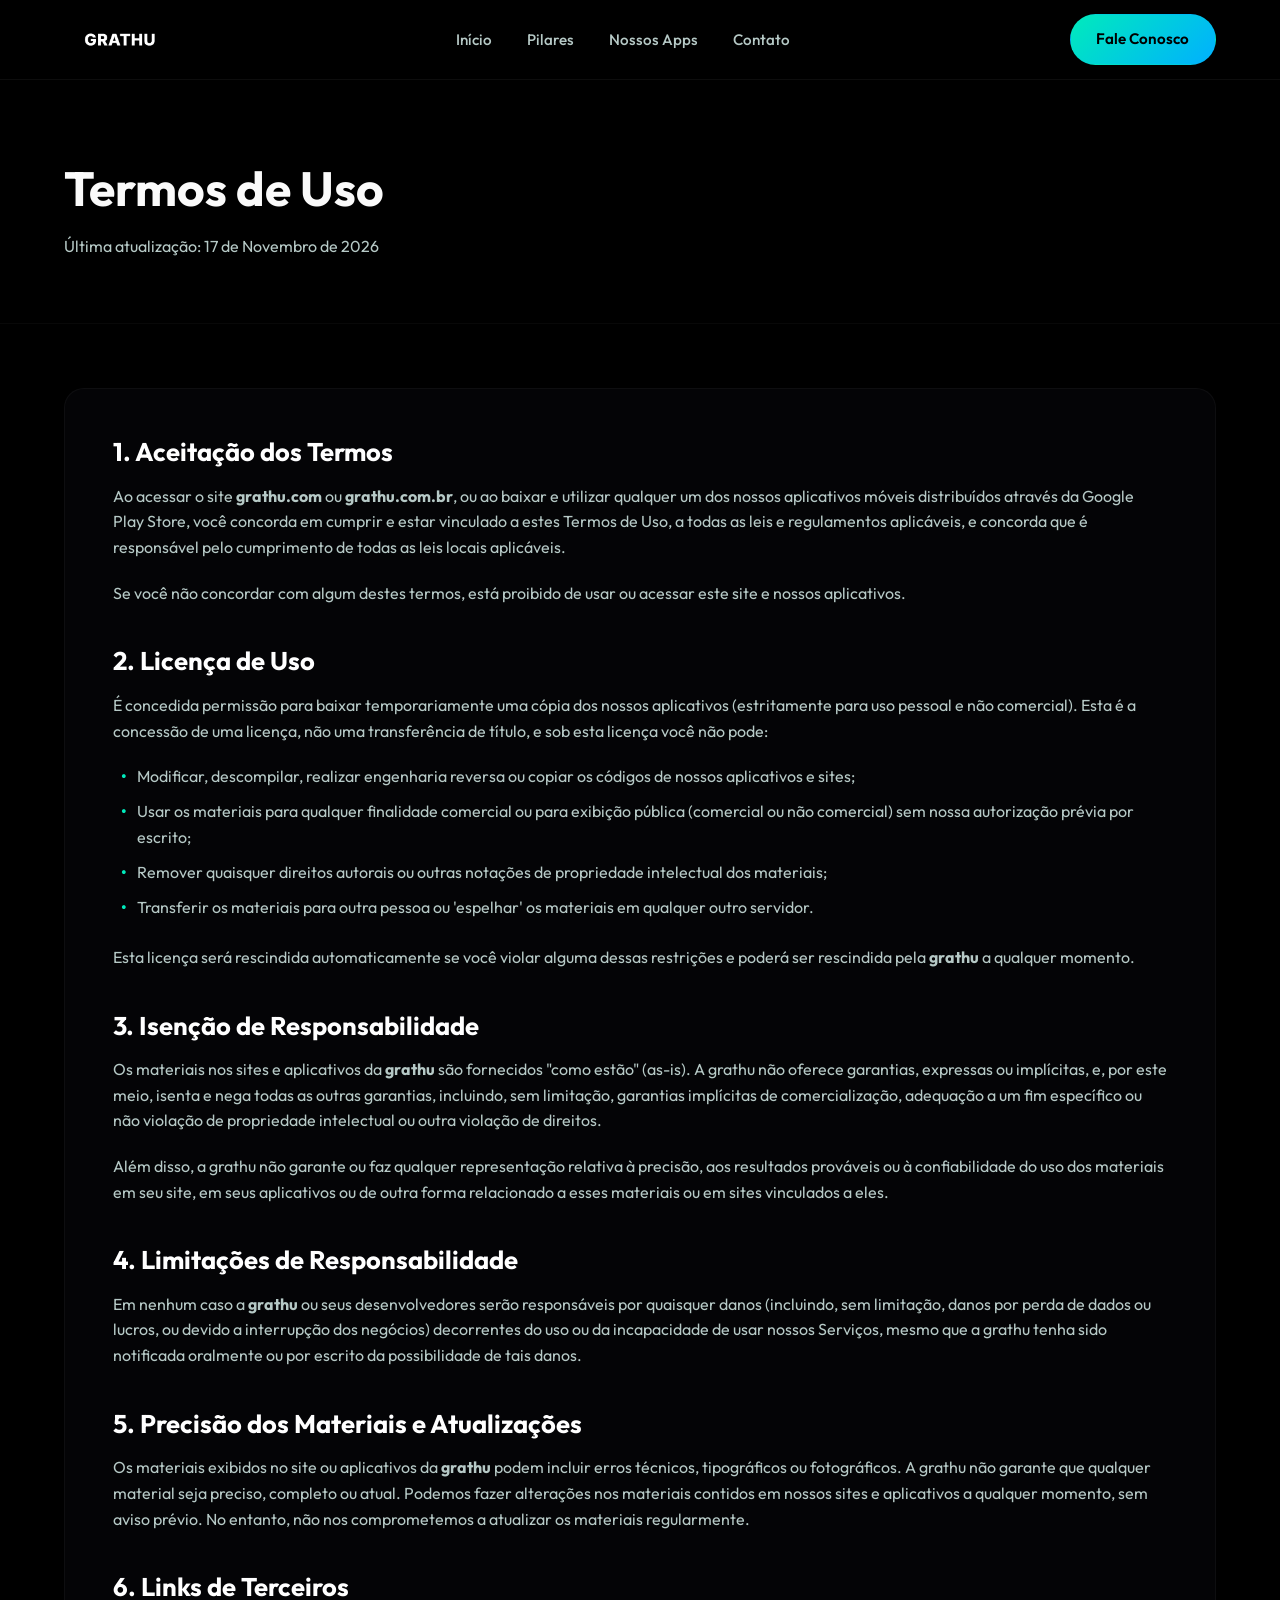
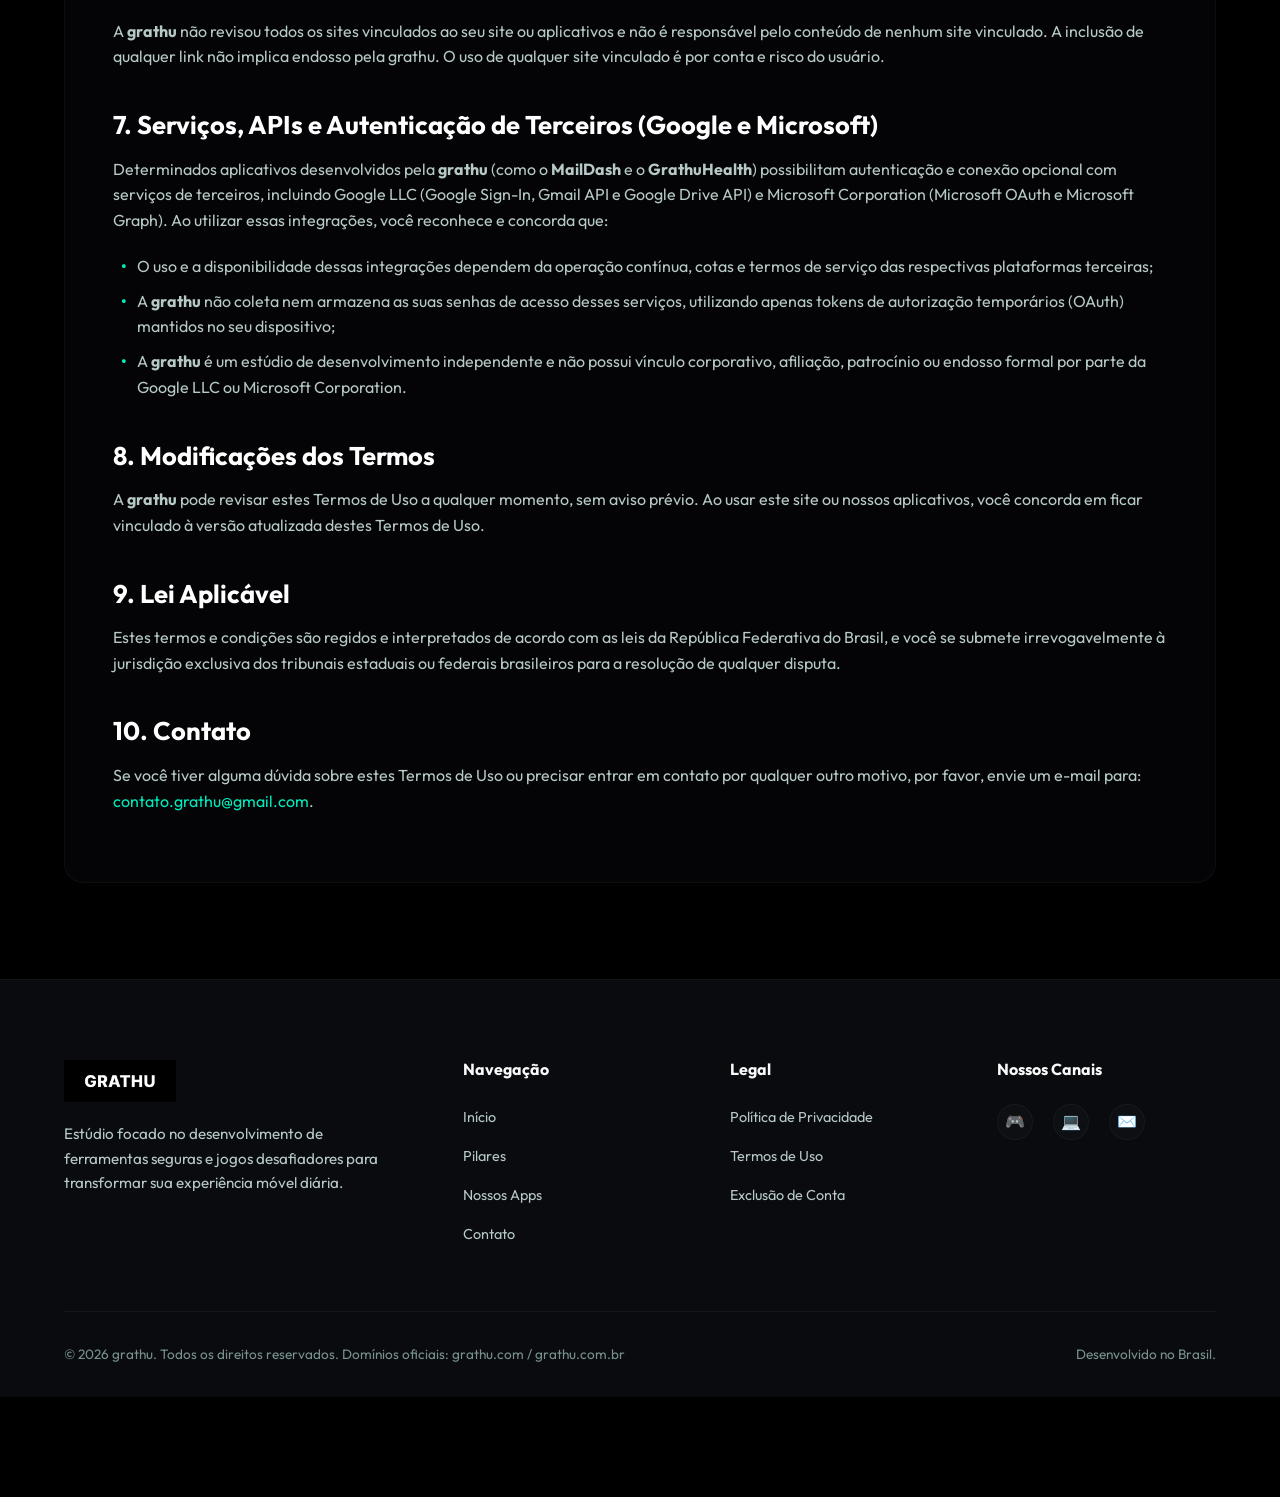
<file: terms.html>
<!DOCTYPE html>
<html lang="pt-BR">
<head>
  <meta charset="UTF-8">
  <meta name="viewport" content="width=device-width, initial-scale=1.0">
  <meta name="description" content="Termos de Uso oficiais da grathu. Regras e condições para o uso do nosso site e aplicativos móveis.">
  <meta name="robots" content="noindex, follow">
  
  <title>Termos de Uso | grathu</title>
  
  <!-- Stylesheets -->
  <link rel="stylesheet" href="css/style.css">
</head>
<body>

  <!-- Background Ambient Glows -->
  <div class="ambient-glow glow-1"></div>
  <div class="ambient-glow glow-3"></div>

  <!-- Navigation Header -->
  <header>
    <div class="container nav-container">
      <a href="index.html#home" class="logo" id="termsLogo">
        <img src="assets/Grathu_logo.png" alt="grathu Logo">
      </a>
      <ul class="nav-links">
        <li><a href="index.html#home">Início</a></li>
        <li><a href="index.html#pillars">Pilares</a></li>
        <li><a href="index.html#apps">Nossos Apps</a></li>
        <li><a href="index.html#contact">Contato</a></li>
      </ul>
      <a href="index.html#contact" class="btn btn-primary" id="termsCta">Fale Conosco</a>
    </div>
  </header>

  <!-- Document Hero -->
  <section class="doc-hero">
    <div class="container">
      <h1>Termos de Uso</h1>
      <p>Última atualização: 17 de Novembro de 2026</p>
    </div>
  </section>

  <!-- Document Content -->
  <main class="doc-content">
    <div class="container">
      <article class="doc-card">
        
        <h2>1. Aceitação dos Termos</h2>
        <p>Ao acessar o site <strong>grathu.com</strong> ou <strong>grathu.com.br</strong>, ou ao baixar e utilizar qualquer um dos nossos aplicativos móveis distribuídos através da Google Play Store, você concorda em cumprir e estar vinculado a estes Termos de Uso, a todas as leis e regulamentos aplicáveis, e concorda que é responsável pelo cumprimento de todas as leis locais aplicáveis.</p>
        <p>Se você não concordar com algum destes termos, está proibido de usar ou acessar este site e nossos aplicativos.</p>

        <h2>2. Licença de Uso</h2>
        <p>É concedida permissão para baixar temporariamente uma cópia dos nossos aplicativos (estritamente para uso pessoal e não comercial). Esta é a concessão de uma licença, não uma transferência de título, e sob esta licença você não pode:</p>
        <ul>
          <li>Modificar, descompilar, realizar engenharia reversa ou copiar os códigos de nossos aplicativos e sites;</li>
          <li>Usar os materiais para qualquer finalidade comercial ou para exibição pública (comercial ou não comercial) sem nossa autorização prévia por escrito;</li>
          <li>Remover quaisquer direitos autorais ou outras notações de propriedade intelectual dos materiais;</li>
          <li>Transferir os materiais para outra pessoa ou 'espelhar' os materiais em qualquer outro servidor.</li>
        </ul>
        <p>Esta licença será rescindida automaticamente se você violar alguma dessas restrições e poderá ser rescindida pela <strong>grathu</strong> a qualquer momento.</p>

        <h2>3. Isenção de Responsabilidade</h2>
        <p>Os materiais nos sites e aplicativos da <strong>grathu</strong> são fornecidos "como estão" (as-is). A grathu não oferece garantias, expressas ou implícitas, e, por este meio, isenta e nega todas as outras garantias, incluindo, sem limitação, garantias implícitas de comercialização, adequação a um fim específico ou não violação de propriedade intelectual ou outra violação de direitos.</p>
        <p>Além disso, a grathu não garante ou faz qualquer representação relativa à precisão, aos resultados prováveis ​​ou à confiabilidade do uso dos materiais em seu site, em seus aplicativos ou de outra forma relacionado a esses materiais ou em sites vinculados a eles.</p>

        <h2>4. Limitações de Responsabilidade</h2>
        <p>Em nenhum caso a <strong>grathu</strong> ou seus desenvolvedores serão responsáveis ​​por quaisquer danos (incluindo, sem limitação, danos por perda de dados ou lucros, ou devido a interrupção dos negócios) decorrentes do uso ou da incapacidade de usar nossos Serviços, mesmo que a grathu tenha sido notificada oralmente ou por escrito da possibilidade de tais danos.</p>

        <h2>5. Precisão dos Materiais e Atualizações</h2>
        <p>Os materiais exibidos no site ou aplicativos da <strong>grathu</strong> podem incluir erros técnicos, tipográficos ou fotográficos. A grathu não garante que qualquer material seja preciso, completo ou atual. Podemos fazer alterações nos materiais contidos em nossos sites e aplicativos a qualquer momento, sem aviso prévio. No entanto, não nos comprometemos a atualizar os materiais regularmente.</p>

        <h2>6. Links de Terceiros</h2>
        <p>A <strong>grathu</strong> não revisou todos os sites vinculados ao seu site ou aplicativos e não é responsável pelo conteúdo de nenhum site vinculado. A inclusão de qualquer link não implica endosso pela grathu. O uso de qualquer site vinculado é por conta e risco do usuário.</p>

        <h2>7. Serviços, APIs e Autenticação de Terceiros (Google e Microsoft)</h2>
        <p>Determinados aplicativos desenvolvidos pela <strong>grathu</strong> (como o <strong>MailDash</strong> e o <strong>GrathuHealth</strong>) possibilitam autenticação e conexão opcional com serviços de terceiros, incluindo Google LLC (Google Sign-In, Gmail API e Google Drive API) e Microsoft Corporation (Microsoft OAuth e Microsoft Graph). Ao utilizar essas integrações, você reconhece e concorda que:</p>
        <ul>
          <li>O uso e a disponibilidade dessas integrações dependem da operação contínua, cotas e termos de serviço das respectivas plataformas terceiras;</li>
          <li>A <strong>grathu</strong> não coleta nem armazena as suas senhas de acesso desses serviços, utilizando apenas tokens de autorização temporários (OAuth) mantidos no seu dispositivo;</li>
          <li>A <strong>grathu</strong> é um estúdio de desenvolvimento independente e não possui vínculo corporativo, afiliação, patrocínio ou endosso formal por parte da Google LLC ou Microsoft Corporation.</li>
        </ul>

        <h2>8. Modificações dos Termos</h2>
        <p>A <strong>grathu</strong> pode revisar estes Termos de Uso a qualquer momento, sem aviso prévio. Ao usar este site ou nossos aplicativos, você concorda em ficar vinculado à versão atualizada destes Termos de Uso.</p>

        <h2>9. Lei Aplicável</h2>
        <p>Estes termos e condições são regidos e interpretados de acordo com as leis da República Federativa do Brasil, e você se submete irrevogavelmente à jurisdição exclusiva dos tribunais estaduais ou federais brasileiros para a resolução de qualquer disputa.</p>

        <h2>10. Contato</h2>
        <p>Se você tiver alguma dúvida sobre estes Termos de Uso ou precisar entrar em contato por qualquer outro motivo, por favor, envie um e-mail para: <a href="mailto:contato.grathu@gmail.com" style="color: hsl(var(--primary)); text-decoration: none;">contato.grathu@gmail.com</a>.</p>

      </article>
    </div>
  </main>

  <!-- Footer -->
  <footer>
    <div class="container">
      <div class="footer-top">
        <div class="footer-about">
          <a href="index.html#home" class="logo" id="termsFooterLogo">
            <img src="assets/Grathu_logo.png" alt="grathu Logo">
          </a>
          <p>Estúdio focado no desenvolvimento de ferramentas seguras e jogos desafiadores para transformar sua experiência móvel diária.</p>
        </div>
        
        <div class="footer-column">
          <h4>Navegação</h4>
          <ul class="footer-links">
            <li><a href="index.html#home" id="tNavHome">Início</a></li>
            <li><a href="index.html#pillars" id="tNavPillars">Pilares</a></li>
            <li><a href="index.html#apps" id="tNavApps">Nossos Apps</a></li>
            <li><a href="index.html#contact" id="tNavContact">Contato</a></li>
          </ul>
        </div>
        
        <div class="footer-column">
          <h4>Legal</h4>
          <ul class="footer-links">
            <li><a href="privacy.html" id="tNavPrivacy">Política de Privacidade</a></li>
            <li><a href="terms.html" id="tNavTerms">Termos de Uso</a></li>
            <li><a href="delete-account.html" id="tNavDeleteAccount">Exclusão de Conta</a></li>
          </ul>
        </div>
        
        <div class="footer-column">
          <h4>Nossos Canais</h4>
          <div class="footer-socials">
            <a href="#" class="social-link" aria-label="Google Play Console" id="tSocialPlay">🎮</a>
            <a href="#" class="social-link" aria-label="GitHub" id="tSocialGit">💻</a>
            <a href="mailto:contato.grathu@gmail.com" class="social-link" aria-label="Email" id="tSocialMail">✉️</a>
          </div>
        </div>
      </div>
      
      <div class="footer-bottom">
        <p>&copy; 2026 grathu. Todos os direitos reservados. Domínios oficiais: <a href="https://grathu.com" style="color: inherit; text-decoration: none;">grathu.com</a> / <a href="https://grathu.com.br" style="color: inherit; text-decoration: none;">grathu.com.br</a></p>
        <p>Desenvolvido no Brasil.</p>
      </div>
    </div>
  </footer>

</body>
</html>
</file>
<file: css/style.css>
/* ==========================================================================
   Grathu Studio - Modern Brand Re-styled Stylesheet
   ========================================================================== */

/* Import Google Font */
@import url('https://fonts.googleapis.com/css2?family=Outfit:wght@300;400;500;600;700;800&display=swap');

:root {
  /* Color Palette (HSL) - Rebranded based on Grathu_logo.png (Black & Cyan) */
  --bg-dark: 0 0% 0%;             /* #000000 - Pure Black for seamless logo blending */
  --bg-card: 228 10% 6%;          /* #0b0c10 - Deep Slate Black */
  --bg-card-hover: 228 10% 10%;    /* #14161f - Dark Slate */
  
  --text-primary: 0 0% 98%;       /* #f8fafc */
  --text-secondary: 170 15% 75%;   /* Soft cyan-grey */
  --text-muted: 170 10% 52%;      /* Muted cyan-grey */
  
  --primary: 168 100% 46%;        /* #00E5BC - Bright Neon Cyan/Mint */
  --primary-glow: 168 100% 46% / 0.15;
  
  /* Pillar Accents (Cyan/Mint/Teal/Blue spectrum matching the tech/brain logo) */
  --accent-prod: 187 100% 48%;     /* #00d2ff - Tech Cyan (Productivity) */
  --accent-well: 155 100% 43%;     /* #00e676 - Mint Green (Well-being) */
  --accent-fun: 210 100% 56%;      /* #2196f3 - Electric Blue (Games/Entertainment) */
  
  /* Layout constraints */
  --max-width: 1200px;
  --header-height: 80px;
  
  /* Transitions */
  --transition-fast: 0.2s cubic-bezier(0.4, 0, 0.2, 1);
  --transition-normal: 0.4s cubic-bezier(0.4, 0, 0.2, 1);
  --transition-slow: 0.6s cubic-bezier(0.4, 0, 0.2, 1);
}

/* Base resets & standard settings */
*, *::before, *::after {
  box-sizing: border-box;
  margin: 0;
  padding: 0;
}

html {
  scroll-behavior: smooth;
  font-size: 16px;
}

body {
  font-family: 'Outfit', -apple-system, BlinkMacSystemFont, "Segoe UI", Roboto, sans-serif;
  background-color: hsl(var(--bg-dark));
  color: hsl(var(--text-primary));
  line-height: 1.6;
  overflow-x: hidden;
  position: relative;
  -webkit-font-smoothing: antialiased;
}

/* Background Ambient Orbs (Cyan and Deep Blue) */
.ambient-glow {
  position: absolute;
  width: 600px;
  height: 600px;
  border-radius: 50%;
  background: radial-gradient(circle, hsla(var(--primary), 0.12) 0%, rgba(0,0,0,0) 70%);
  filter: blur(90px);
  pointer-events: none;
  z-index: -1;
  animation: float-glow 20s infinite alternate ease-in-out;
}

.glow-1 {
  top: -100px;
  right: -100px;
}

.glow-2 {
  bottom: 25%;
  left: -200px;
  background: radial-gradient(circle, hsla(var(--accent-well), 0.08) 0%, rgba(0,0,0,0) 70%);
}

.glow-3 {
  bottom: -100px;
  right: -100px;
  background: radial-gradient(circle, hsla(var(--accent-fun), 0.08) 0%, rgba(0,0,0,0) 70%);
}

@keyframes float-glow {
  0% { transform: translate(0, 0) scale(1); }
  100% { transform: translate(50px, 50px) scale(1.1); }
}

/* Container */
.container {
  width: 100%;
  max-width: var(--max-width);
  margin: 0 auto;
  padding: 0 1.5rem;
}

/* Typography & Headers */
h1, h2, h3, h4 {
  font-weight: 700;
  line-height: 1.2;
}

.gradient-text {
  background: linear-gradient(135deg, #ffffff 0%, hsl(var(--text-secondary)) 50%, hsla(var(--primary), 0.8) 100%);
  -webkit-background-clip: text;
  -webkit-text-fill-color: transparent;
  background-clip: text;
}

.gradient-text-primary {
  background: linear-gradient(135deg, hsl(var(--primary)) 0%, #00d2ff 60%, #1e88e5 100%);
  -webkit-background-clip: text;
  -webkit-text-fill-color: transparent;
  background-clip: text;
}

/* Navigation Header */
header {
  position: fixed;
  top: 0;
  left: 0;
  width: 100%;
  height: var(--header-height);
  background-color: rgba(0, 0, 0, 0.8);
  backdrop-filter: blur(12px) saturate(180%);
  -webkit-backdrop-filter: blur(12px) saturate(180%);
  border-bottom: 1px solid rgba(255, 255, 255, 0.05);
  z-index: 1000;
  transition: all var(--transition-fast);
}

header.scrolled {
  background-color: #000000;
  border-bottom-color: hsla(var(--primary), 0.2);
  box-shadow: 0 4px 20px rgba(0, 229, 188, 0.08);
}

.nav-container {
  display: flex;
  justify-content: space-between;
  align-items: center;
  height: 100%;
}

.logo {
  display: flex;
  align-items: center;
  text-decoration: none;
}

.logo img {
  height: 42px;
  width: auto;
  object-fit: contain;
  display: block;
}

.nav-links {
  display: flex;
  align-items: center;
  gap: 2.2rem;
  list-style: none;
}

.nav-links a {
  text-decoration: none;
  color: hsl(var(--text-secondary));
  font-weight: 500;
  font-size: 0.95rem;
  transition: color var(--transition-fast);
  position: relative;
}

.nav-links a::after {
  content: '';
  position: absolute;
  bottom: -4px;
  left: 0;
  width: 0;
  height: 2px;
  background-color: hsl(var(--primary));
  transition: width var(--transition-fast);
}

.nav-links a:hover {
  color: hsl(var(--text-primary));
}

.nav-links a:hover::after,
.nav-links a.active::after {
  width: 100%;
}

/* Buttons */
.btn {
  display: inline-flex;
  align-items: center;
  justify-content: center;
  gap: 0.5rem;
  padding: 0.75rem 1.6rem;
  border-radius: 9999px;
  font-weight: 600;
  font-size: 0.95rem;
  text-decoration: none;
  transition: all var(--transition-fast);
  cursor: pointer;
  border: 1px solid transparent;
}

.btn-primary {
  background: linear-gradient(135deg, hsl(var(--primary)) 0%, #00b0ff 100%);
  color: #000000; /* Dark text for contrast on bright cyan */
  box-shadow: 0 4px 20px hsla(var(--primary), 0.35);
}

.btn-primary:hover {
  transform: translateY(-2px);
  box-shadow: 0 6px 24px hsla(var(--primary), 0.5);
}

.btn-secondary {
  background-color: rgba(255, 255, 255, 0.04);
  color: hsl(var(--text-primary));
  border-color: rgba(255, 255, 255, 0.08);
}

.btn-secondary:hover {
  background-color: rgba(255, 255, 255, 0.08);
  border-color: hsla(var(--primary), 0.3);
  color: #ffffff;
  transform: translateY(-2px);
}

/* Hero Section */
.hero {
  padding-top: calc(var(--header-height) + 5rem);
  padding-bottom: 6rem;
  text-align: center;
  position: relative;
}

.hero-content {
  max-width: 800px;
  margin: 0 auto;
}

.hero-tag {
  display: inline-block;
  padding: 0.4rem 1.1rem;
  border-radius: 9999px;
  background-color: hsla(var(--primary), 0.07);
  border: 1px solid hsla(var(--primary), 0.2);
  color: hsl(var(--primary));
  font-weight: 600;
  font-size: 0.85rem;
  text-transform: uppercase;
  letter-spacing: 0.07em;
  margin-bottom: 1.75rem;
  animation: fade-in 1s ease-out;
}

.hero h1 {
  font-size: 4.2rem;
  font-weight: 800;
  letter-spacing: -0.04em;
  margin-bottom: 1.5rem;
  animation: slide-up 1s cubic-bezier(0.16, 1, 0.3, 1);
}

.hero p {
  font-size: 1.25rem;
  color: hsl(var(--text-secondary));
  max-width: 650px;
  margin: 0 auto 2.5rem auto;
  animation: slide-up 1.2s cubic-bezier(0.16, 1, 0.3, 1);
}

.hero-actions {
  display: flex;
  justify-content: center;
  gap: 1.2rem;
  animation: slide-up 1.4s cubic-bezier(0.16, 1, 0.3, 1);
}

/* Pillars Section */
.pillars {
  padding: 6rem 0;
  border-top: 1px solid rgba(255, 255, 255, 0.03);
}

.section-header {
  text-align: center;
  max-width: 650px;
  margin: 0 auto 4.5rem auto;
}

.section-header h2 {
  font-size: 2.6rem;
  letter-spacing: -0.03em;
  margin-bottom: 1rem;
}

.section-header p {
  color: hsl(var(--text-secondary));
  font-size: 1.1rem;
}

.pillars-grid {
  display: grid;
  grid-template-columns: repeat(auto-fit, minmax(300px, 1fr));
  gap: 2rem;
}

/* Glassmorphic Cards */
.card-glass {
  background-color: rgba(11, 12, 16, 0.6);
  backdrop-filter: blur(16px);
  -webkit-backdrop-filter: blur(16px);
  border: 1px solid rgba(255, 255, 255, 0.04);
  border-radius: 24px;
  padding: 2.5rem;
  transition: all var(--transition-normal);
  position: relative;
  overflow: hidden;
}

.card-glass::before {
  content: '';
  position: absolute;
  top: 0;
  left: 0;
  width: 100%;
  height: 100%;
  background: linear-gradient(180deg, rgba(255, 255, 255, 0.02) 0%, rgba(0, 0, 0, 0) 100%);
  pointer-events: none;
}

.card-glass:hover {
  transform: translateY(-8px);
  border-color: hsla(var(--primary), 0.35);
  box-shadow: 0 12px 40px hsla(var(--primary), 0.08);
  background-color: rgba(20, 22, 31, 0.85);
}

.pillar-icon-wrapper {
  width: 60px;
  height: 60px;
  border-radius: 16px;
  display: flex;
  align-items: center;
  justify-content: center;
  margin-bottom: 1.5rem;
  font-size: 1.75rem;
}

.pillar-prod {
  border-left: 4px solid hsl(var(--accent-prod));
}
.pillar-prod .pillar-icon-wrapper {
  background-color: hsla(var(--accent-prod), 0.1);
  color: hsl(var(--accent-prod));
}

.pillar-well {
  border-left: 4px solid hsl(var(--accent-well));
}
.pillar-well .pillar-icon-wrapper {
  background-color: hsla(var(--accent-well), 0.1);
  color: hsl(var(--accent-well));
}

.pillar-fun {
  border-left: 4px solid hsl(var(--accent-fun));
}
.pillar-fun .pillar-icon-wrapper {
  background-color: hsla(var(--accent-fun), 0.1);
  color: hsl(var(--accent-fun));
}

.card-glass h3 {
  font-size: 1.5rem;
  margin-bottom: 1rem;
}

.card-glass p {
  color: hsl(var(--text-secondary));
  font-size: 1rem;
}

/* App Showcase Section */
.apps {
  padding: 6rem 0;
  background-color: rgba(11, 12, 16, 0.3);
  border-top: 1px solid rgba(255, 255, 255, 0.03);
  border-bottom: 1px solid rgba(255, 255, 255, 0.03);
}

/* Filters */
.app-filters {
  display: flex;
  justify-content: center;
  gap: 1rem;
  margin-bottom: 3.5rem;
  list-style: none;
  flex-wrap: wrap;
}

.filter-btn {
  background: none;
  border: 1px solid rgba(255, 255, 255, 0.05);
  background-color: rgba(255, 255, 255, 0.02);
  color: hsl(var(--text-secondary));
  padding: 0.6rem 1.6rem;
  border-radius: 9999px;
  font-weight: 600;
  font-size: 0.9rem;
  cursor: pointer;
  transition: all var(--transition-fast);
}

.filter-btn:hover {
  color: hsl(var(--text-primary));
  border-color: rgba(255, 255, 255, 0.15);
  background-color: rgba(255, 255, 255, 0.05);
}

.filter-btn.active {
  background-color: hsl(var(--primary));
  color: #000000;
  border-color: hsl(var(--primary));
  box-shadow: 0 4px 15px hsla(var(--primary), 0.3);
}

/* App Grid & Cards */
.apps-grid {
  display: grid;
  grid-template-columns: repeat(auto-fit, minmax(340px, 1fr));
  gap: 2.5rem;
}

.app-card {
  display: flex;
  flex-direction: column;
  height: 100%;
}

.app-badge {
  position: absolute;
  top: 1.5rem;
  right: 1.5rem;
  padding: 0.3rem 0.8rem;
  border-radius: 9999px;
  font-size: 0.72rem;
  font-weight: 700;
  text-transform: uppercase;
  letter-spacing: 0.06em;
}

.badge-prod {
  background-color: hsla(var(--accent-prod), 0.15);
  color: hsl(var(--accent-prod));
}

.badge-well {
  background-color: hsla(var(--accent-well), 0.15);
  color: hsl(var(--accent-well));
}

.badge-fun {
  background-color: hsla(var(--accent-fun), 0.15);
  color: hsl(var(--accent-fun));
}

.app-header {
  display: flex;
  align-items: center;
  gap: 1.25rem;
  margin-bottom: 1.5rem;
}

.app-icon {
  width: 72px;
  height: 72px;
  border-radius: 18px;
  object-fit: cover;
  box-shadow: 0 4px 15px rgba(0,0,0,0.4);
  border: 1px solid rgba(255, 255, 255, 0.05);
}

.app-meta h3 {
  font-size: 1.35rem;
  margin-bottom: 0.25rem;
  color: #ffffff;
}

.app-tagline {
  color: hsl(var(--text-muted));
  font-size: 0.85rem;
  font-weight: 500;
}

.app-body {
  flex-grow: 1;
}

.app-body p {
  color: hsl(var(--text-secondary));
  font-size: 0.95rem;
  margin-bottom: 1.5rem;
}

/* Feature list inside App Card */
.app-features {
  list-style: none;
  margin-bottom: 1.5rem;
  display: flex;
  flex-direction: column;
  gap: 0.5rem;
}

.app-features li {
  font-size: 0.88rem;
  color: hsl(var(--text-secondary));
  padding-left: 1.2rem;
  position: relative;
}

.app-features li::before {
  content: '✓';
  position: absolute;
  left: 0;
  color: hsl(var(--primary));
  font-weight: bold;
}

.app-footer {
  margin-top: auto;
  border-top: 1px solid rgba(255, 255, 255, 0.05);
  padding-top: 1.25rem;
  display: flex;
  align-items: center;
  justify-content: space-between;
}

.app-status {
  font-size: 0.85rem;
  font-weight: 600;
  color: hsl(var(--text-muted));
}

/* Contact Section */
.contact {
  padding: 6rem 0;
}

.contact-layout {
  display: grid;
  grid-template-columns: 1fr 1.2fr;
  gap: 4rem;
  align-items: center;
}

.contact-info h2 {
  font-size: 2.5rem;
  letter-spacing: -0.03em;
  margin-bottom: 1.5rem;
}

.contact-info p {
  color: hsl(var(--text-secondary));
  font-size: 1.1rem;
  margin-bottom: 2.5rem;
}

.contact-details {
  display: flex;
  flex-direction: column;
  gap: 1.5rem;
}

.contact-item {
  display: flex;
  align-items: center;
  gap: 1rem;
}

.contact-icon {
  width: 46px;
  height: 46px;
  border-radius: 12px;
  background-color: hsla(var(--primary), 0.08);
  color: hsl(var(--primary));
  display: flex;
  align-items: center;
  justify-content: center;
  font-size: 1.2rem;
  border: 1px solid hsla(var(--primary), 0.15);
}

.contact-text h4 {
  font-size: 0.9rem;
  color: hsl(var(--text-muted));
  font-weight: 500;
  text-transform: uppercase;
}

.contact-text p {
  font-size: 1.05rem;
  color: hsl(var(--text-primary));
  margin: 0;
}

.contact-text a {
  color: hsl(var(--text-primary));
  text-decoration: none;
  transition: color var(--transition-fast);
}

.contact-text a:hover {
  color: hsl(var(--primary));
}

/* Form Styles */
.contact-form {
  display: flex;
  flex-direction: column;
  gap: 1.5rem;
}

.form-group {
  display: flex;
  flex-direction: column;
  gap: 0.5rem;
}

.form-group label {
  font-size: 0.9rem;
  font-weight: 600;
  color: hsl(var(--text-secondary));
}

.form-control {
  background-color: rgba(255, 255, 255, 0.015);
  border: 1px solid rgba(255, 255, 255, 0.05);
  border-radius: 12px;
  padding: 0.9rem 1.2rem;
  color: hsl(var(--text-primary));
  font-family: inherit;
  font-size: 0.95rem;
  transition: all var(--transition-fast);
}

.form-control:focus {
  outline: none;
  background-color: rgba(255, 255, 255, 0.03);
  border-color: hsl(var(--primary));
  box-shadow: 0 0 0 3px hsla(var(--primary), 0.25);
}

textarea.form-control {
  resize: vertical;
  min-height: 120px;
}

.form-status-msg {
  display: none;
  padding: 1rem;
  border-radius: 10px;
  font-size: 0.95rem;
  font-weight: 500;
}

.form-status-msg.success {
  background-color: rgba(0, 229, 188, 0.12);
  color: hsl(var(--primary));
  border: 1px solid rgba(0, 229, 188, 0.25);
}

.form-status-msg.error {
  background-color: rgba(33, 150, 243, 0.12);
  color: hsl(var(--accent-fun));
  border: 1px solid rgba(33, 150, 243, 0.25);
}

/* Footer styling */
footer {
  background-color: rgba(11, 12, 16, 0.95);
  border-top: 1px solid rgba(255, 255, 255, 0.03);
  padding: 5rem 0 2rem 0;
  position: relative;
}

.footer-top {
  display: grid;
  grid-template-columns: 1.6fr repeat(3, 1fr);
  gap: 3rem;
  margin-bottom: 4rem;
}

.footer-about p {
  color: hsl(var(--text-secondary));
  font-size: 0.95rem;
  margin-top: 1.25rem;
  max-width: 320px;
}

.footer-column h4 {
  font-size: 1rem;
  font-weight: 700;
  margin-bottom: 1.5rem;
  color: hsl(var(--text-primary));
}

.footer-links {
  list-style: none;
  display: flex;
  flex-direction: column;
  gap: 0.85rem;
}

.footer-links a {
  text-decoration: none;
  color: hsl(var(--text-secondary));
  font-size: 0.9rem;
  transition: color var(--transition-fast);
}

.footer-links a:hover {
  color: hsl(var(--text-primary));
}

.footer-bottom {
  border-top: 1px solid rgba(255, 255, 255, 0.05);
  padding-top: 2rem;
  display: flex;
  justify-content: space-between;
  align-items: center;
  flex-wrap: wrap;
  gap: 1.5rem;
  color: hsl(var(--text-muted));
  font-size: 0.85rem;
}

.footer-socials {
  display: flex;
  gap: 1.25rem;
}

.social-link {
  width: 36px;
  height: 36px;
  border-radius: 50%;
  background-color: rgba(255, 255, 255, 0.02);
  color: hsl(var(--text-secondary));
  display: flex;
  align-items: center;
  justify-content: center;
  text-decoration: none;
  transition: all var(--transition-fast);
  border: 1px solid rgba(255, 255, 255, 0.04);
}

.social-link:hover {
  background-color: hsl(var(--primary));
  color: #000000;
  border-color: hsl(var(--primary));
  transform: translateY(-2px);
}

/* ==========================================================================
   Privacy Policy & Terms Documents Styling (Shared)
   ========================================================================== */
.doc-hero {
  padding-top: calc(var(--header-height) + 5rem);
  padding-bottom: 4rem;
  border-bottom: 1px solid rgba(255, 255, 255, 0.03);
}

.doc-hero h1 {
  font-size: 3rem;
  margin-bottom: 1rem;
}

.doc-hero p {
  color: hsl(var(--text-secondary));
}

.doc-content {
  padding: 4rem 0 6rem 0;
}

.doc-card {
  background-color: rgba(11, 12, 16, 0.4);
  border: 1px solid rgba(255, 255, 255, 0.04);
  border-radius: 20px;
  padding: 3rem;
}

.doc-card h2 {
  font-size: 1.6rem;
  margin-top: 2.5rem;
  margin-bottom: 1rem;
  color: #ffffff;
}

.doc-card h2:first-of-type {
  margin-top: 0;
}

.doc-card h3 {
  font-size: 1.2rem;
  margin-top: 1.75rem;
  margin-bottom: 0.75rem;
  color: #ffffff;
}

.doc-card p {
  color: hsl(var(--text-secondary));
  margin-bottom: 1.25rem;
  font-size: 1rem;
}

.doc-card ul {
  list-style-type: none;
  margin-bottom: 1.5rem;
}

.doc-card ul li {
  color: hsl(var(--text-secondary));
  position: relative;
  padding-left: 1.5rem;
  margin-bottom: 0.6rem;
  font-size: 1rem;
}

.doc-card ul li::before {
  content: "•";
  position: absolute;
  left: 0.5rem;
  color: hsl(var(--primary));
  font-weight: bold;
}

/* ==========================================================================
   Responsive Media Queries
   ========================================================================== */

@media (max-width: 992px) {
  .contact-layout {
    grid-template-columns: 1fr;
    gap: 3rem;
  }
}

@media (max-width: 768px) {
  h1 {
    font-size: 3rem !important;
  }
  
  .hero h1 {
    font-size: 3rem !important;
  }
  
  .hero p {
    font-size: 1.1rem;
  }
  
  .nav-links {
    display: none;
  }
  
  .footer-top {
    grid-template-columns: 1fr 1fr;
    gap: 2.5rem;
  }
  
  .footer-about {
    grid-column: span 2;
  }
  
  .doc-card {
    padding: 2rem;
  }
}

@media (max-width: 480px) {
  .hero h1 {
    font-size: 2.5rem !important;
  }
  
  .footer-top {
    grid-template-columns: 1fr;
  }
  
  .footer-about {
    grid-column: span 1;
  }
}

/* Animations */
@keyframes fade-in {
  from { opacity: 0; }
  to { opacity: 1; }
}

@keyframes slide-up {
  from {
    opacity: 0;
    transform: translateY(24px);
  }
  to {
    opacity: 1;
    transform: translateY(0);
  }
}
</file>
